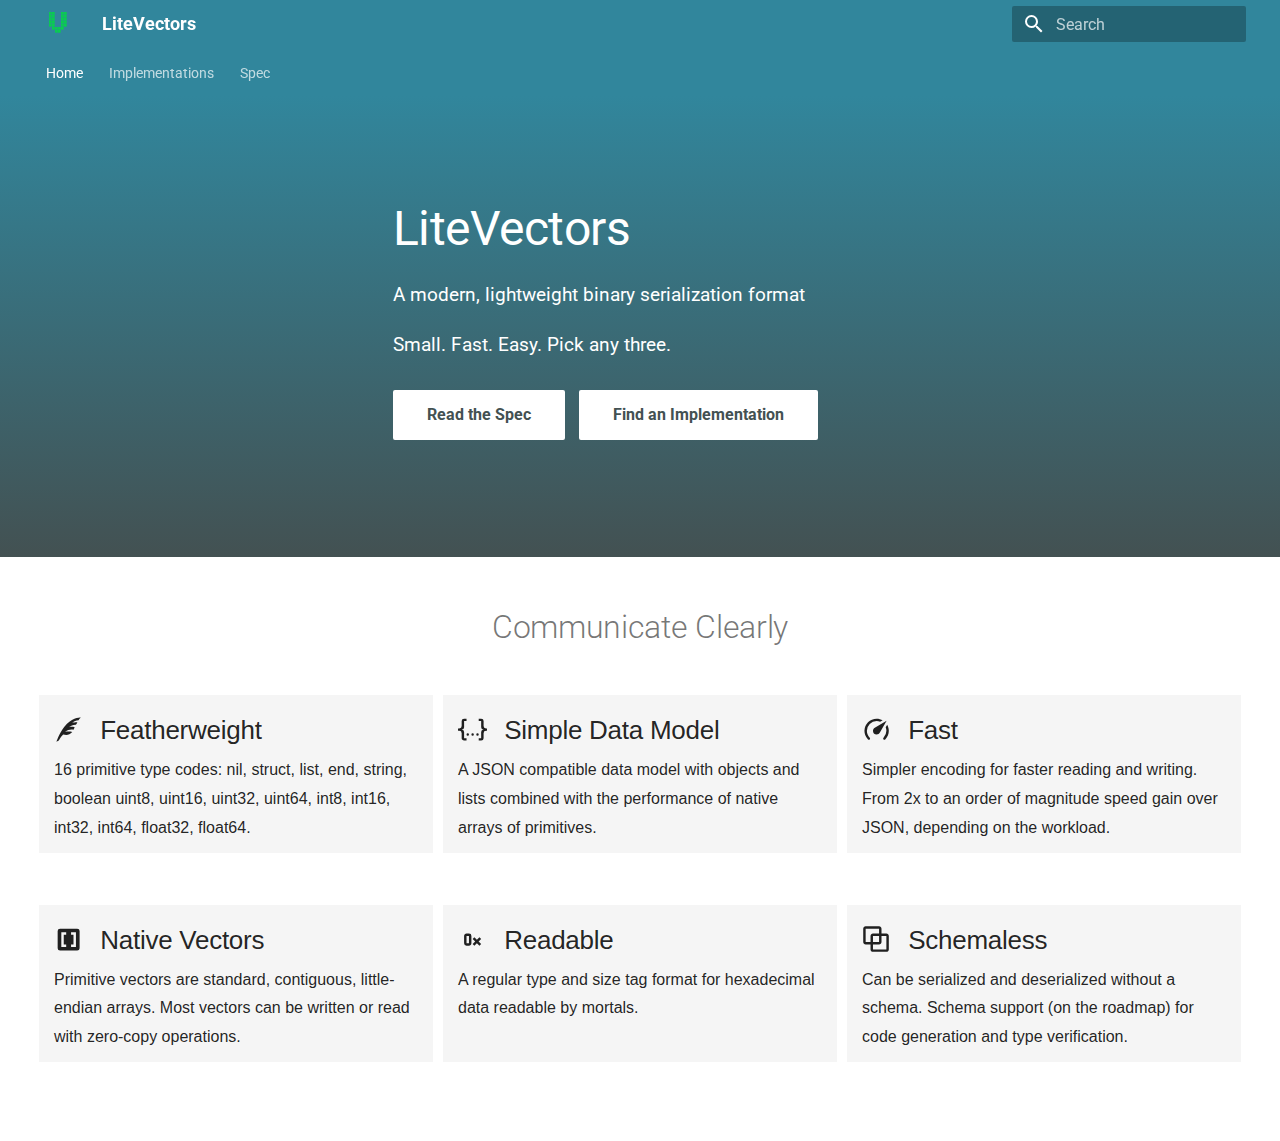
<file: index.html>
<!-- Custom HTML site displayed as the Home chapter -->


<!doctype html>
<html lang="en" class="no-js">
  <head>
    
      <meta charset="utf-8">
      <meta name="viewport" content="width=device-width,initial-scale=1">
      
        <meta name="description" content="Lightweight binary serialization format">
      
      
      
        <link rel="canonical" href="https://litevectors.org/">
      
      
      
        <link rel="next" href="implementations/">
      
      <link rel="icon" href="assets/favicon.ico">
      <meta name="generator" content="mkdocs-1.4.2, mkdocs-material-9.0.12">
    
    
      
        <title>Home - LiteVectors</title>
      
    
    
      <link rel="stylesheet" href="assets/stylesheets/main.0d440cfe.min.css">
      
        
        <link rel="stylesheet" href="assets/stylesheets/palette.2505c338.min.css">
      
      

    
    
    
      
        
        
        <link rel="preconnect" href="https://fonts.gstatic.com" crossorigin>
        <link rel="stylesheet" href="https://fonts.googleapis.com/css?family=Roboto:300,300i,400,400i,700,700i%7CRoboto+Mono:400,400i,700,700i&display=fallback">
        <style>:root{--md-text-font:"Roboto";--md-code-font:"Roboto Mono"}</style>
      
    
    
      <link rel="stylesheet" href="stylesheets/extra.css">
    
    <script>__md_scope=new URL(".",location),__md_hash=e=>[...e].reduce((e,_)=>(e<<5)-e+_.charCodeAt(0),0),__md_get=(e,_=localStorage,t=__md_scope)=>JSON.parse(_.getItem(t.pathname+"."+e)),__md_set=(e,_,t=localStorage,a=__md_scope)=>{try{t.setItem(a.pathname+"."+e,JSON.stringify(_))}catch(e){}}</script>
    
      

    
    
    


  </head>
  
  
    
    
    
    
    
    <body dir="ltr" data-md-color-scheme="default" data-md-color-primary="" data-md-color-accent="">
  
    
    
    <input class="md-toggle" data-md-toggle="drawer" type="checkbox" id="__drawer" autocomplete="off">
    <input class="md-toggle" data-md-toggle="search" type="checkbox" id="__search" autocomplete="off">
    <label class="md-overlay" for="__drawer"></label>
    <div data-md-component="skip">
      
    </div>
    <div data-md-component="announce">
      
    </div>
    
    
      

  

<header class="md-header md-header--lifted" data-md-component="header">
  <nav class="md-header__inner md-grid" aria-label="Header">
    <a href="." title="LiteVectors" class="md-header__button md-logo" aria-label="LiteVectors" data-md-component="logo">
      
  <img src="assets/logo.svg" alt="logo">

    </a>
    <label class="md-header__button md-icon" for="__drawer">
      <svg xmlns="http://www.w3.org/2000/svg" viewBox="0 0 24 24"><path d="M3 6h18v2H3V6m0 5h18v2H3v-2m0 5h18v2H3v-2Z"/></svg>
    </label>
    <div class="md-header__title" data-md-component="header-title">
      <div class="md-header__ellipsis">
        <div class="md-header__topic">
          <span class="md-ellipsis">
            LiteVectors
          </span>
        </div>
        <div class="md-header__topic" data-md-component="header-topic">
          <span class="md-ellipsis">
            
              Home
            
          </span>
        </div>
      </div>
    </div>
    
    
    
      <label class="md-header__button md-icon" for="__search">
        <svg xmlns="http://www.w3.org/2000/svg" viewBox="0 0 24 24"><path d="M9.5 3A6.5 6.5 0 0 1 16 9.5c0 1.61-.59 3.09-1.56 4.23l.27.27h.79l5 5-1.5 1.5-5-5v-.79l-.27-.27A6.516 6.516 0 0 1 9.5 16 6.5 6.5 0 0 1 3 9.5 6.5 6.5 0 0 1 9.5 3m0 2C7 5 5 7 5 9.5S7 14 9.5 14 14 12 14 9.5 12 5 9.5 5Z"/></svg>
      </label>
      <div class="md-search" data-md-component="search" role="dialog">
  <label class="md-search__overlay" for="__search"></label>
  <div class="md-search__inner" role="search">
    <form class="md-search__form" name="search">
      <input type="text" class="md-search__input" name="query" aria-label="Search" placeholder="Search" autocapitalize="off" autocorrect="off" autocomplete="off" spellcheck="false" data-md-component="search-query" required>
      <label class="md-search__icon md-icon" for="__search">
        <svg xmlns="http://www.w3.org/2000/svg" viewBox="0 0 24 24"><path d="M9.5 3A6.5 6.5 0 0 1 16 9.5c0 1.61-.59 3.09-1.56 4.23l.27.27h.79l5 5-1.5 1.5-5-5v-.79l-.27-.27A6.516 6.516 0 0 1 9.5 16 6.5 6.5 0 0 1 3 9.5 6.5 6.5 0 0 1 9.5 3m0 2C7 5 5 7 5 9.5S7 14 9.5 14 14 12 14 9.5 12 5 9.5 5Z"/></svg>
        <svg xmlns="http://www.w3.org/2000/svg" viewBox="0 0 24 24"><path d="M20 11v2H8l5.5 5.5-1.42 1.42L4.16 12l7.92-7.92L13.5 5.5 8 11h12Z"/></svg>
      </label>
      <nav class="md-search__options" aria-label="Search">
        
        <button type="reset" class="md-search__icon md-icon" title="Clear" aria-label="Clear" tabindex="-1">
          <svg xmlns="http://www.w3.org/2000/svg" viewBox="0 0 24 24"><path d="M19 6.41 17.59 5 12 10.59 6.41 5 5 6.41 10.59 12 5 17.59 6.41 19 12 13.41 17.59 19 19 17.59 13.41 12 19 6.41Z"/></svg>
        </button>
      </nav>
      
    </form>
    <div class="md-search__output">
      <div class="md-search__scrollwrap" data-md-scrollfix>
        <div class="md-search-result" data-md-component="search-result">
          <div class="md-search-result__meta">
            Initializing search
          </div>
          <ol class="md-search-result__list" role="presentation"></ol>
        </div>
      </div>
    </div>
  </div>
</div>
    
    
  </nav>
  
    
      
<nav class="md-tabs" aria-label="Tabs" data-md-component="tabs">
  <div class="md-tabs__inner md-grid">
    <ul class="md-tabs__list">
      
        
  
  
    
  


  <li class="md-tabs__item">
    <a href="." class="md-tabs__link md-tabs__link--active">
      Home
    </a>
  </li>

      
        
  
  


  <li class="md-tabs__item">
    <a href="implementations/" class="md-tabs__link">
      Implementations
    </a>
  </li>

      
        
  
  


  
  
  
    <li class="md-tabs__item">
      <a href="spec/" class="md-tabs__link">
        Spec
      </a>
    </li>
  

      
    </ul>
  </div>
</nav>
    
  
</header>
    
    <div class="md-container" data-md-component="container">
      
      

        
      

<style>

    .md-main {
        flex-grow: 0
    }

    .md-main__inner {
        display: flex;
        height: 100%;
    }

    .tx-container {
        padding-top: .0rem;
        background: linear-gradient(to bottom, var(--md-primary-fg-color), #435152 99%, var(--md-default-bg-color) 99%)
    }

    .tx-hero {
        margin: 32px 2.8rem;
        color: var(--md-primary-bg-color);
        justify-content: center;
    }

    .tx-hero h1 {
        font-size: 3em;
        margin-bottom: 1rem;
        color: currentColor;
        font-weight: 400
    }

    .tx-hero p {
        font-size: 1.2em;
    }

    .tx-hero__content {
        padding-bottom: 1rem;
        margin: 0 auto;
    }

    .tx-hero__image{
        width:17rem;
        height:17rem;
        order:1;
        padding-right: 2.5rem;
    }

    .tx-hero .md-button {
        margin-top: .5rem;
        margin-right: .5rem;
        color: var(--md-primary-bg-color)
    }

    .tx-hero .md-button--primary {
        background-color: var(--md-primary-bg-color);
        color: #435152;
        border-color: var(--md-primary-bg-color)
    }

    .tx-hero .md-button:focus,
    .tx-hero .md-button:hover {
        background-color: #FDE343;
        color: #435152;
        border-color:  #FDE343;
    }

    .section-container h1{
        text-align: center;
        margin-top: 1.4em;
    }

    .feature-item h2 svg {
        height: 30px;
        float: left;
        margin-right: 10px;
    }

    .top-hr {
        margin-top: 42px;
    }

    .feature-item {
        color: var(--md-default-fg-color);
        fill: var(--md-default-fg-color);
        font-family: 'Lato', sans-serif;
        font-weight: 300;
        box-sizing: border-box;
        padding: 0 15px;
        word-break: break-word;
        background: var(--md-code-bg-color);
        margin: 5px;
    }

    .feature-item h2 {
        font-weight: 300;
        font-size: 26px;
        white-space: nowrap;
        overflow: hidden;
        text-overflow: ellipsis;
        line-height: normal;
        margin-top: 20px;
        margin-bottom: 10px;
        font-family: inherit;
    }

    .feature-item p {
        font-size: 16px;
        line-height: 1.8em;
        text-rendering: optimizeLegibility;
        -webkit-font-smoothing: antialiased;
        margin: 0 0 10px;
        display: block;
    }

    @media screen and (max-width:30em) {
        .tx-hero h1 {
            font-size: 1.4rem
        }
    }

    @media screen and (min-width:60em) {
        .md-sidebar--secondary {
            display: none
        }

        .tx-hero {
            display: flex;
            align-items: center;
            justify-content: center;
        }

        .tx-hero__content {
            max-width: 22rem;
            margin-top: 3.5rem;
            margin-bottom: 3.5rem;
            margin-left: 1.0rem;
            margin-right: 4.0rem;
            align-items: center;
        }
    }

    @media screen and (min-width:76.25em) {
        .md-sidebar--primary {
            display: none
        }

        .top-hr {
            width: 100%;
            display: flex;
            max-width: 61rem;
            margin-right: auto;
            margin-left: auto;
            padding: 0 .2rem;
        }

        .feature-item {
            flex: 1;
            min-width: 0;
        }
    }
    .logos {
        display: flex;
        align-items: center;
        justify-content: center;
        flex-flow: row wrap;
        margin: 0 auto;
    }

    .logos img {
        flex: 1 1 auto;
        padding: 25px;
        max-height: 130px;
        vertical-align: middle;
    }

</style>

<!-- Title and Fast Links -->
<section class="tx-container">
    <div class="md-grid md-typeset">
      <div class="tx-hero">
        <!-- <div class="tx-hero__image">
          <img src="assets/product-layers.png" draggable="false">
        </div> -->
        <div class="tx-hero__content">
          <h1> LiteVectors </h1>
          <p>A modern, lightweight binary serialization format</p>
          <p>Small. Fast. Easy. Pick any three.</p>

           <a href="../spec/" title="Specification" class="md-button md-button--primary">
                Read the Spec
            </a>
            <a href="../implementations/" title="Implementations" class="md-button md-button--primary">
                Find an Implementation
            </a>
        </div>
      </div>
    </div>
</section>

<!-- Descriptions -->
<section class="section-container md-typeset">
    <h1>Communicate Clearly</h1>
    <div class="top-hr">
        <div class="feature-item">
            <h2>
                <span class="twemoji">
                    <svg xmlns="http://www.w3.org/2000/svg" viewBox="0 0 24 24"><path d="M22 2s-7.64-.37-13.66 7.88C3.72 16.21 2 22 2 22l1.94-1c1.44-2.5 2.19-3.53 3.6-5 2.53.74 5.17.65 7.46-2-2-.56-3.6-.43-5.96-.19C11.69 12 13.5 11.6 16 12l1-2c-1.8-.34-3-.37-4.78.04C14.19 8.65 15.56 7.87 18 8l1.21-1.93c-1.56-.11-2.5.06-4.29.5 1.61-1.46 3.08-2.12 5.22-2.25 0 0 1.05-1.89 1.86-2.32Z"/></svg> 
                </span>
                Featherweight
            </h2>
            <p>16 primitive type codes: nil, struct, list, end, string, 
                boolean uint8, uint16, uint32, uint64, int8, int16, int32, 
                int64, float32, float64.</p>
        </div>
    
        <div class="feature-item">
            <h2>
                <span class="twemoji">
                    <svg xmlns="http://www.w3.org/2000/svg" viewBox="0 0 24 24"><path d="M5 3h2v2H5v5a2 2 0 0 1-2 2 2 2 0 0 1 2 2v5h2v2H5c-1.07-.27-2-.9-2-2v-4a2 2 0 0 0-2-2H0v-2h1a2 2 0 0 0 2-2V5a2 2 0 0 1 2-2m14 0a2 2 0 0 1 2 2v4a2 2 0 0 0 2 2h1v2h-1a2 2 0 0 0-2 2v4a2 2 0 0 1-2 2h-2v-2h2v-5a2 2 0 0 1 2-2 2 2 0 0 1-2-2V5h-2V3h2m-7 12a1 1 0 0 1 1 1 1 1 0 0 1-1 1 1 1 0 0 1-1-1 1 1 0 0 1 1-1m-4 0a1 1 0 0 1 1 1 1 1 0 0 1-1 1 1 1 0 0 1-1-1 1 1 0 0 1 1-1m8 0a1 1 0 0 1 1 1 1 1 0 0 1-1 1 1 1 0 0 1-1-1 1 1 0 0 1 1-1Z"/></svg> 
                </span>
                Simple Data Model
            </h2>
            <p>A JSON compatible data model with objects and lists combined with the performance of native arrays of primitives.</p>
        </div> 
    
        <div class="feature-item">
            <h2>
                <span class="twemoji">
                    <svg xmlns="http://www.w3.org/2000/svg" viewBox="0 0 24 24"><path d="M12 16a3 3 0 0 1-3-3c0-1.12.61-2.1 1.5-2.61l9.71-5.62-5.53 9.58c-.5.98-1.51 1.65-2.68 1.65m0-13c1.81 0 3.5.5 4.97 1.32l-2.1 1.21C14 5.19 13 5 12 5a8 8 0 0 0-8 8c0 2.21.89 4.21 2.34 5.65h.01c.39.39.39 1.02 0 1.41-.39.39-1.03.39-1.42.01A9.969 9.969 0 0 1 2 13 10 10 0 0 1 12 3m10 10c0 2.76-1.12 5.26-2.93 7.07-.39.38-1.02.38-1.41-.01a.996.996 0 0 1 0-1.41A7.95 7.95 0 0 0 20 13c0-1-.19-2-.54-2.9L20.67 8C21.5 9.5 22 11.18 22 13Z"/></svg> 
                </span>
                Fast
            </h2>
            <p>Simpler encoding for faster reading and writing. From 2x to an order of magnitude speed gain over JSON, depending on the workload.</p>
        </div>
    
    </div>
    
    <div class="top-hr">
        <div class="feature-item">
            <h2>
                <span class="twemoji">
                    <svg xmlns="http://www.w3.org/2000/svg" viewBox="0 0 24 24"><path d="M3 5a2 2 0 0 1 2-2h14a2 2 0 0 1 2 2v14a2 2 0 0 1-2 2H5a2 2 0 0 1-2-2V5m3 1v12h4v-2H8V8h2V6H6m10 10h-2v2h4V6h-4v2h2v8Z"/></svg> 
                </span>
                Native Vectors
            </h2>
            <p>Primitive vectors are standard, contiguous, little-endian arrays. Most vectors can be written or read with zero-copy operations.</p>
        </div>
        <div class="feature-item">
            <h2>
                <span class="twemoji">
                    <svg xmlns="http://www.w3.org/2000/svg" viewBox="0 0 24 24"><path d="M7 7c-1.1 0-2 .9-2 2v6a2 2 0 0 0 2 2h2c1.11 0 2-.89 2-2V9a2 2 0 0 0-2-2H7m0 2h2v6H7V9m10.6 8-2.1-2.1-2.1 2.1-1.4-1.4 2.1-2.1-2.1-2.1 1.4-1.4 2.1 2.1 2.1-2.1 1.4 1.4-2.1 2.1 2.1 2.1-1.4 1.4Z"/></svg> 
                </span>
                Readable
            </h2>
            <p>A regular type and size tag format for hexadecimal data readable by mortals.</p>
        </div>
    
        <div class="feature-item">
            <h2>
                <span class="twemoji">
                    <svg xmlns="http://www.w3.org/2000/svg" viewBox="0 0 24 24"><path d="M3 1c-1.11 0-2 .89-2 2v11c0 1.11.89 2 2 2h4v4c0 1.11.89 2 2 2h11c1.11 0 2-.89 2-2V9c0-1.11-.89-2-2-2h-4V3c0-1.11-.89-2-2-2H3m0 2h11v4H9c-1.11 0-2 .89-2 2v5H3V3m6 6h5v5H9V9m7 0h4v11H9v-4h5c1.11 0 2-.89 2-2V9Z"/></svg> 
                </span>
                Schemaless
            </h2>
            <p>Can be serialized and deserialized without a schema. Schema support (on the roadmap) for code generation and type verification.</p>
        </div>
    
    </div>
</section>


      <main class="md-main" data-md-component="main">
        <div class="md-main__inner md-grid">
          
            
              
                
              
              <div class="md-sidebar md-sidebar--primary" data-md-component="sidebar" data-md-type="navigation" hidden>
                <div class="md-sidebar__scrollwrap">
                  <div class="md-sidebar__inner">
                    

  


  

<nav class="md-nav md-nav--primary md-nav--lifted md-nav--integrated" aria-label="Navigation" data-md-level="0">
  <label class="md-nav__title" for="__drawer">
    <a href="." title="LiteVectors" class="md-nav__button md-logo" aria-label="LiteVectors" data-md-component="logo">
      
  <img src="assets/logo.svg" alt="logo">

    </a>
    LiteVectors
  </label>
  
  <ul class="md-nav__list" data-md-scrollfix>
    
      
      
      

  
  
    
  
  
    <li class="md-nav__item md-nav__item--active">
      
      <input class="md-nav__toggle md-toggle" type="checkbox" id="__toc">
      
      
      
      <a href="." class="md-nav__link md-nav__link--active">
        Home
      </a>
      
    </li>
  

    
      
      
      

  
  
  
    <li class="md-nav__item">
      <a href="implementations/" class="md-nav__link">
        Implementations
      </a>
    </li>
  

    
      
      
      

  
  
  
    
    <li class="md-nav__item md-nav__item--nested">
      
      
      
      
      <input class="md-nav__toggle md-toggle " type="checkbox" id="__nav_3" >
      
      
      
        <label class="md-nav__link" for="__nav_3" id="__nav_3_label" tabindex="0">
          Spec
          <span class="md-nav__icon md-icon"></span>
        </label>
      
      <nav class="md-nav" data-md-level="1" aria-labelledby="__nav_3_label" aria-expanded="false">
        <label class="md-nav__title" for="__nav_3">
          <span class="md-nav__icon md-icon"></span>
          Spec
        </label>
        <ul class="md-nav__list" data-md-scrollfix>
          
            
              
  
  
  
    <li class="md-nav__item">
      <a href="spec/" class="md-nav__link">
        Specification
      </a>
    </li>
  

            
          
            
              
  
  
  
    <li class="md-nav__item">
      <a href="spec/details/" class="md-nav__link">
        Implementation Details
      </a>
    </li>
  

            
          
            
              
  
  
  
    <li class="md-nav__item">
      <a href="spec/tests/" class="md-nav__link">
        Test Vectors
      </a>
    </li>
  

            
          
        </ul>
      </nav>
    </li>
  

    
  </ul>
</nav>
                  </div>
                </div>
              </div>
            
            
          
          
            <div class="md-content" data-md-component="content">
              <article class="md-content__inner md-typeset">
                

              </article>
            </div>
          
          
        </div>
        
      </main>
      

    </div>
    <div class="md-dialog" data-md-component="dialog">
      <div class="md-dialog__inner md-typeset"></div>
    </div>
    
    <script id="__config" type="application/json">{"base": ".", "features": ["navigation.instant", "navigation.tabs", "navigation.tabs.sticky", "toc.integrate"], "search": "assets/javascripts/workers/search.db81ec45.min.js", "translations": {"clipboard.copied": "Copied to clipboard", "clipboard.copy": "Copy to clipboard", "search.result.more.one": "1 more on this page", "search.result.more.other": "# more on this page", "search.result.none": "No matching documents", "search.result.one": "1 matching document", "search.result.other": "# matching documents", "search.result.placeholder": "Type to start searching", "search.result.term.missing": "Missing", "select.version": "Select version"}}</script>
    
    

      <script src="assets/javascripts/bundle.4b2c34cd.min.js"></script>
      
    

  </body>
</html>
</file>
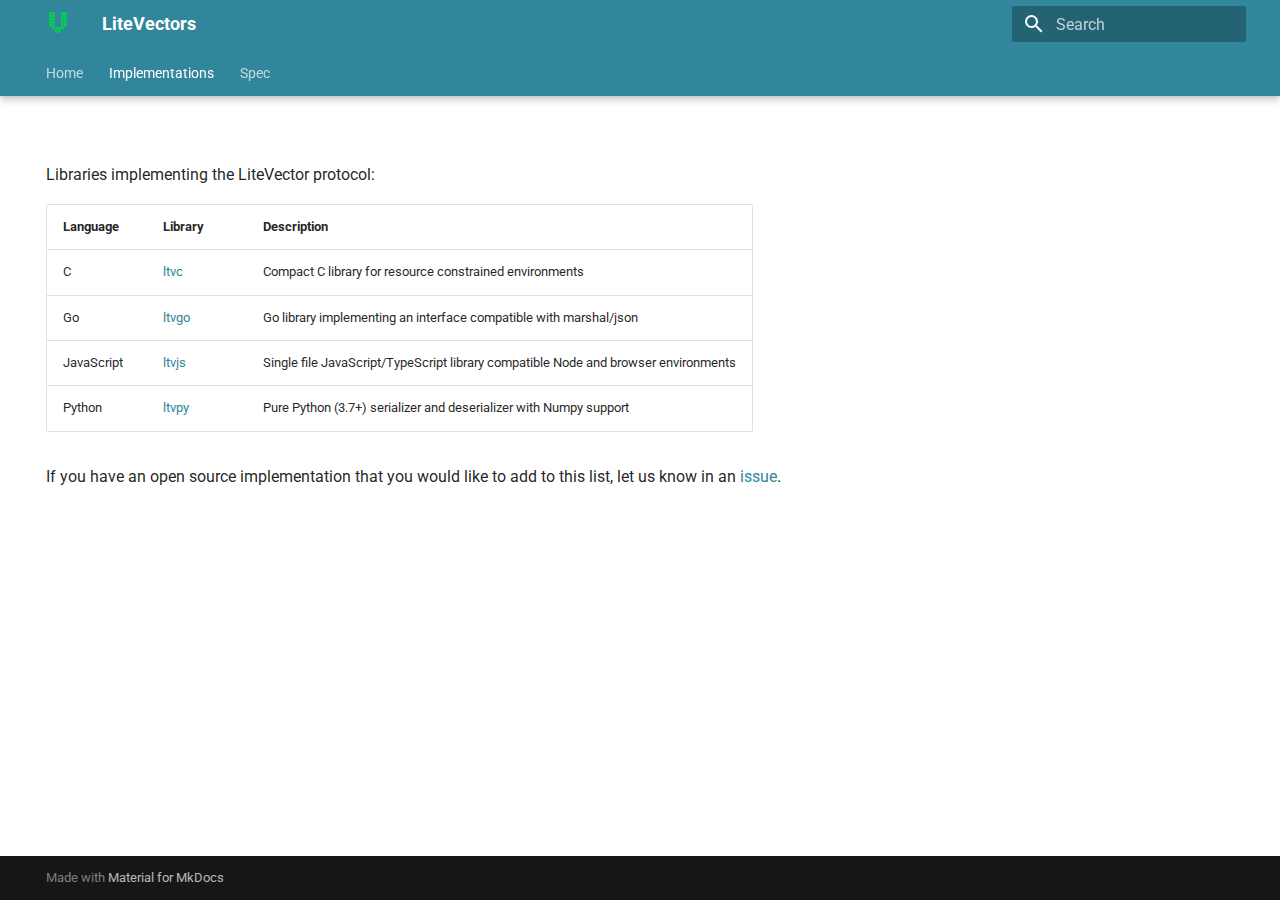
<file: implementations/index.html>
<!doctype html>
<html lang="en" class="no-js">
  <head>
    
      <meta charset="utf-8">
      <meta name="viewport" content="width=device-width,initial-scale=1">
      
        <meta name="description" content="Lightweight binary serialization format">
      
      
      
        <link rel="canonical" href="https://litevectors.org/implementations/">
      
      
        <link rel="prev" href="..">
      
      
        <link rel="next" href="../spec/">
      
      <link rel="icon" href="../assets/favicon.ico">
      <meta name="generator" content="mkdocs-1.4.2, mkdocs-material-9.0.12">
    
    
      
        <title>Implementations - LiteVectors</title>
      
    
    
      <link rel="stylesheet" href="../assets/stylesheets/main.0d440cfe.min.css">
      
        
        <link rel="stylesheet" href="../assets/stylesheets/palette.2505c338.min.css">
      
      

    
    
    
      
        
        
        <link rel="preconnect" href="https://fonts.gstatic.com" crossorigin>
        <link rel="stylesheet" href="https://fonts.googleapis.com/css?family=Roboto:300,300i,400,400i,700,700i%7CRoboto+Mono:400,400i,700,700i&display=fallback">
        <style>:root{--md-text-font:"Roboto";--md-code-font:"Roboto Mono"}</style>
      
    
    
      <link rel="stylesheet" href="../stylesheets/extra.css">
    
    <script>__md_scope=new URL("..",location),__md_hash=e=>[...e].reduce((e,_)=>(e<<5)-e+_.charCodeAt(0),0),__md_get=(e,_=localStorage,t=__md_scope)=>JSON.parse(_.getItem(t.pathname+"."+e)),__md_set=(e,_,t=localStorage,a=__md_scope)=>{try{t.setItem(a.pathname+"."+e,JSON.stringify(_))}catch(e){}}</script>
    
      

    
    
    


  </head>
  
  
    
    
    
    
    
    <body dir="ltr" data-md-color-scheme="default" data-md-color-primary="" data-md-color-accent="">
  
    
    
    <input class="md-toggle" data-md-toggle="drawer" type="checkbox" id="__drawer" autocomplete="off">
    <input class="md-toggle" data-md-toggle="search" type="checkbox" id="__search" autocomplete="off">
    <label class="md-overlay" for="__drawer"></label>
    <div data-md-component="skip">
      
    </div>
    <div data-md-component="announce">
      
    </div>
    
    
      

  

<header class="md-header md-header--lifted" data-md-component="header">
  <nav class="md-header__inner md-grid" aria-label="Header">
    <a href=".." title="LiteVectors" class="md-header__button md-logo" aria-label="LiteVectors" data-md-component="logo">
      
  <img src="../assets/logo.svg" alt="logo">

    </a>
    <label class="md-header__button md-icon" for="__drawer">
      <svg xmlns="http://www.w3.org/2000/svg" viewBox="0 0 24 24"><path d="M3 6h18v2H3V6m0 5h18v2H3v-2m0 5h18v2H3v-2Z"/></svg>
    </label>
    <div class="md-header__title" data-md-component="header-title">
      <div class="md-header__ellipsis">
        <div class="md-header__topic">
          <span class="md-ellipsis">
            LiteVectors
          </span>
        </div>
        <div class="md-header__topic" data-md-component="header-topic">
          <span class="md-ellipsis">
            
              Implementations
            
          </span>
        </div>
      </div>
    </div>
    
    
    
      <label class="md-header__button md-icon" for="__search">
        <svg xmlns="http://www.w3.org/2000/svg" viewBox="0 0 24 24"><path d="M9.5 3A6.5 6.5 0 0 1 16 9.5c0 1.61-.59 3.09-1.56 4.23l.27.27h.79l5 5-1.5 1.5-5-5v-.79l-.27-.27A6.516 6.516 0 0 1 9.5 16 6.5 6.5 0 0 1 3 9.5 6.5 6.5 0 0 1 9.5 3m0 2C7 5 5 7 5 9.5S7 14 9.5 14 14 12 14 9.5 12 5 9.5 5Z"/></svg>
      </label>
      <div class="md-search" data-md-component="search" role="dialog">
  <label class="md-search__overlay" for="__search"></label>
  <div class="md-search__inner" role="search">
    <form class="md-search__form" name="search">
      <input type="text" class="md-search__input" name="query" aria-label="Search" placeholder="Search" autocapitalize="off" autocorrect="off" autocomplete="off" spellcheck="false" data-md-component="search-query" required>
      <label class="md-search__icon md-icon" for="__search">
        <svg xmlns="http://www.w3.org/2000/svg" viewBox="0 0 24 24"><path d="M9.5 3A6.5 6.5 0 0 1 16 9.5c0 1.61-.59 3.09-1.56 4.23l.27.27h.79l5 5-1.5 1.5-5-5v-.79l-.27-.27A6.516 6.516 0 0 1 9.5 16 6.5 6.5 0 0 1 3 9.5 6.5 6.5 0 0 1 9.5 3m0 2C7 5 5 7 5 9.5S7 14 9.5 14 14 12 14 9.5 12 5 9.5 5Z"/></svg>
        <svg xmlns="http://www.w3.org/2000/svg" viewBox="0 0 24 24"><path d="M20 11v2H8l5.5 5.5-1.42 1.42L4.16 12l7.92-7.92L13.5 5.5 8 11h12Z"/></svg>
      </label>
      <nav class="md-search__options" aria-label="Search">
        
        <button type="reset" class="md-search__icon md-icon" title="Clear" aria-label="Clear" tabindex="-1">
          <svg xmlns="http://www.w3.org/2000/svg" viewBox="0 0 24 24"><path d="M19 6.41 17.59 5 12 10.59 6.41 5 5 6.41 10.59 12 5 17.59 6.41 19 12 13.41 17.59 19 19 17.59 13.41 12 19 6.41Z"/></svg>
        </button>
      </nav>
      
    </form>
    <div class="md-search__output">
      <div class="md-search__scrollwrap" data-md-scrollfix>
        <div class="md-search-result" data-md-component="search-result">
          <div class="md-search-result__meta">
            Initializing search
          </div>
          <ol class="md-search-result__list" role="presentation"></ol>
        </div>
      </div>
    </div>
  </div>
</div>
    
    
  </nav>
  
    
      
<nav class="md-tabs" aria-label="Tabs" data-md-component="tabs">
  <div class="md-tabs__inner md-grid">
    <ul class="md-tabs__list">
      
        
  
  


  <li class="md-tabs__item">
    <a href=".." class="md-tabs__link">
      Home
    </a>
  </li>

      
        
  
  
    
  


  <li class="md-tabs__item">
    <a href="./" class="md-tabs__link md-tabs__link--active">
      Implementations
    </a>
  </li>

      
        
  
  


  
  
  
    <li class="md-tabs__item">
      <a href="../spec/" class="md-tabs__link">
        Spec
      </a>
    </li>
  

      
    </ul>
  </div>
</nav>
    
  
</header>
    
    <div class="md-container" data-md-component="container">
      
      
        
      
      <main class="md-main" data-md-component="main">
        <div class="md-main__inner md-grid">
          
            
              
                
              
              <div class="md-sidebar md-sidebar--primary" data-md-component="sidebar" data-md-type="navigation" hidden>
                <div class="md-sidebar__scrollwrap">
                  <div class="md-sidebar__inner">
                    

  


  

<nav class="md-nav md-nav--primary md-nav--lifted md-nav--integrated" aria-label="Navigation" data-md-level="0">
  <label class="md-nav__title" for="__drawer">
    <a href=".." title="LiteVectors" class="md-nav__button md-logo" aria-label="LiteVectors" data-md-component="logo">
      
  <img src="../assets/logo.svg" alt="logo">

    </a>
    LiteVectors
  </label>
  
  <ul class="md-nav__list" data-md-scrollfix>
    
      
      
      

  
  
  
    <li class="md-nav__item">
      <a href=".." class="md-nav__link">
        Home
      </a>
    </li>
  

    
      
      
      

  
  
    
  
  
    <li class="md-nav__item md-nav__item--active">
      
      <input class="md-nav__toggle md-toggle" type="checkbox" id="__toc">
      
      
      
      <a href="./" class="md-nav__link md-nav__link--active">
        Implementations
      </a>
      
    </li>
  

    
      
      
      

  
  
  
    
    <li class="md-nav__item md-nav__item--nested">
      
      
      
      
      <input class="md-nav__toggle md-toggle " type="checkbox" id="__nav_3" >
      
      
      
        <label class="md-nav__link" for="__nav_3" id="__nav_3_label" tabindex="0">
          Spec
          <span class="md-nav__icon md-icon"></span>
        </label>
      
      <nav class="md-nav" data-md-level="1" aria-labelledby="__nav_3_label" aria-expanded="false">
        <label class="md-nav__title" for="__nav_3">
          <span class="md-nav__icon md-icon"></span>
          Spec
        </label>
        <ul class="md-nav__list" data-md-scrollfix>
          
            
              
  
  
  
    <li class="md-nav__item">
      <a href="../spec/" class="md-nav__link">
        Specification
      </a>
    </li>
  

            
          
            
              
  
  
  
    <li class="md-nav__item">
      <a href="../spec/details/" class="md-nav__link">
        Implementation Details
      </a>
    </li>
  

            
          
            
              
  
  
  
    <li class="md-nav__item">
      <a href="../spec/tests/" class="md-nav__link">
        Test Vectors
      </a>
    </li>
  

            
          
        </ul>
      </nav>
    </li>
  

    
  </ul>
</nav>
                  </div>
                </div>
              </div>
            
            
          
          
            <div class="md-content" data-md-component="content">
              <article class="md-content__inner md-typeset">
                
                  



<p>Libraries implementing the LiteVector protocol:</p>
<table>
<thead>
<tr>
<th>Language</th>
<th>Library</th>
<th>Description</th>
</tr>
</thead>
<tbody>
<tr>
<td>C</td>
<td><a href="https://github.com/LitePipe/ltvc">ltvc</a></td>
<td>Compact C library for resource constrained environments</td>
</tr>
<tr>
<td>Go</td>
<td><a href="https://github.com/LitePipe/ltvgo">ltvgo</a></td>
<td>Go library implementing an interface compatible with marshal/json</td>
</tr>
<tr>
<td>JavaScript</td>
<td><a href="https://github.com/LitePipe/ltvjs">ltvjs</a></td>
<td>Single file JavaScript/TypeScript library compatible Node and browser environments</td>
</tr>
<tr>
<td>Python</td>
<td><a href="https://github.com/LitePipe/ltvpy">ltvpy</a></td>
<td>Pure Python (3.7+) serializer and deserializer with Numpy support</td>
</tr>
</tbody>
</table>
<p>If you have an open source implementation that you would like to add to this list, let us know in an <a href="https://github.com/LitePipe/litevectors.org/issues">issue</a>.</p>



  



                
              </article>
            </div>
          
          
        </div>
        
      </main>
      
        <footer class="md-footer">
  
  <div class="md-footer-meta md-typeset">
    <div class="md-footer-meta__inner md-grid">
      <div class="md-copyright">
  
  
    Made with
    <a href="https://squidfunk.github.io/mkdocs-material/" target="_blank" rel="noopener">
      Material for MkDocs
    </a>
  
</div>
      
    </div>
  </div>
</footer>
      
    </div>
    <div class="md-dialog" data-md-component="dialog">
      <div class="md-dialog__inner md-typeset"></div>
    </div>
    
    <script id="__config" type="application/json">{"base": "..", "features": ["navigation.instant", "navigation.tabs", "navigation.tabs.sticky", "toc.integrate"], "search": "../assets/javascripts/workers/search.db81ec45.min.js", "translations": {"clipboard.copied": "Copied to clipboard", "clipboard.copy": "Copy to clipboard", "search.result.more.one": "1 more on this page", "search.result.more.other": "# more on this page", "search.result.none": "No matching documents", "search.result.one": "1 matching document", "search.result.other": "# matching documents", "search.result.placeholder": "Type to start searching", "search.result.term.missing": "Missing", "select.version": "Select version"}}</script>
    
    

      <script src="../assets/javascripts/bundle.4b2c34cd.min.js"></script>
      
    

  </body>
</html>
</file>
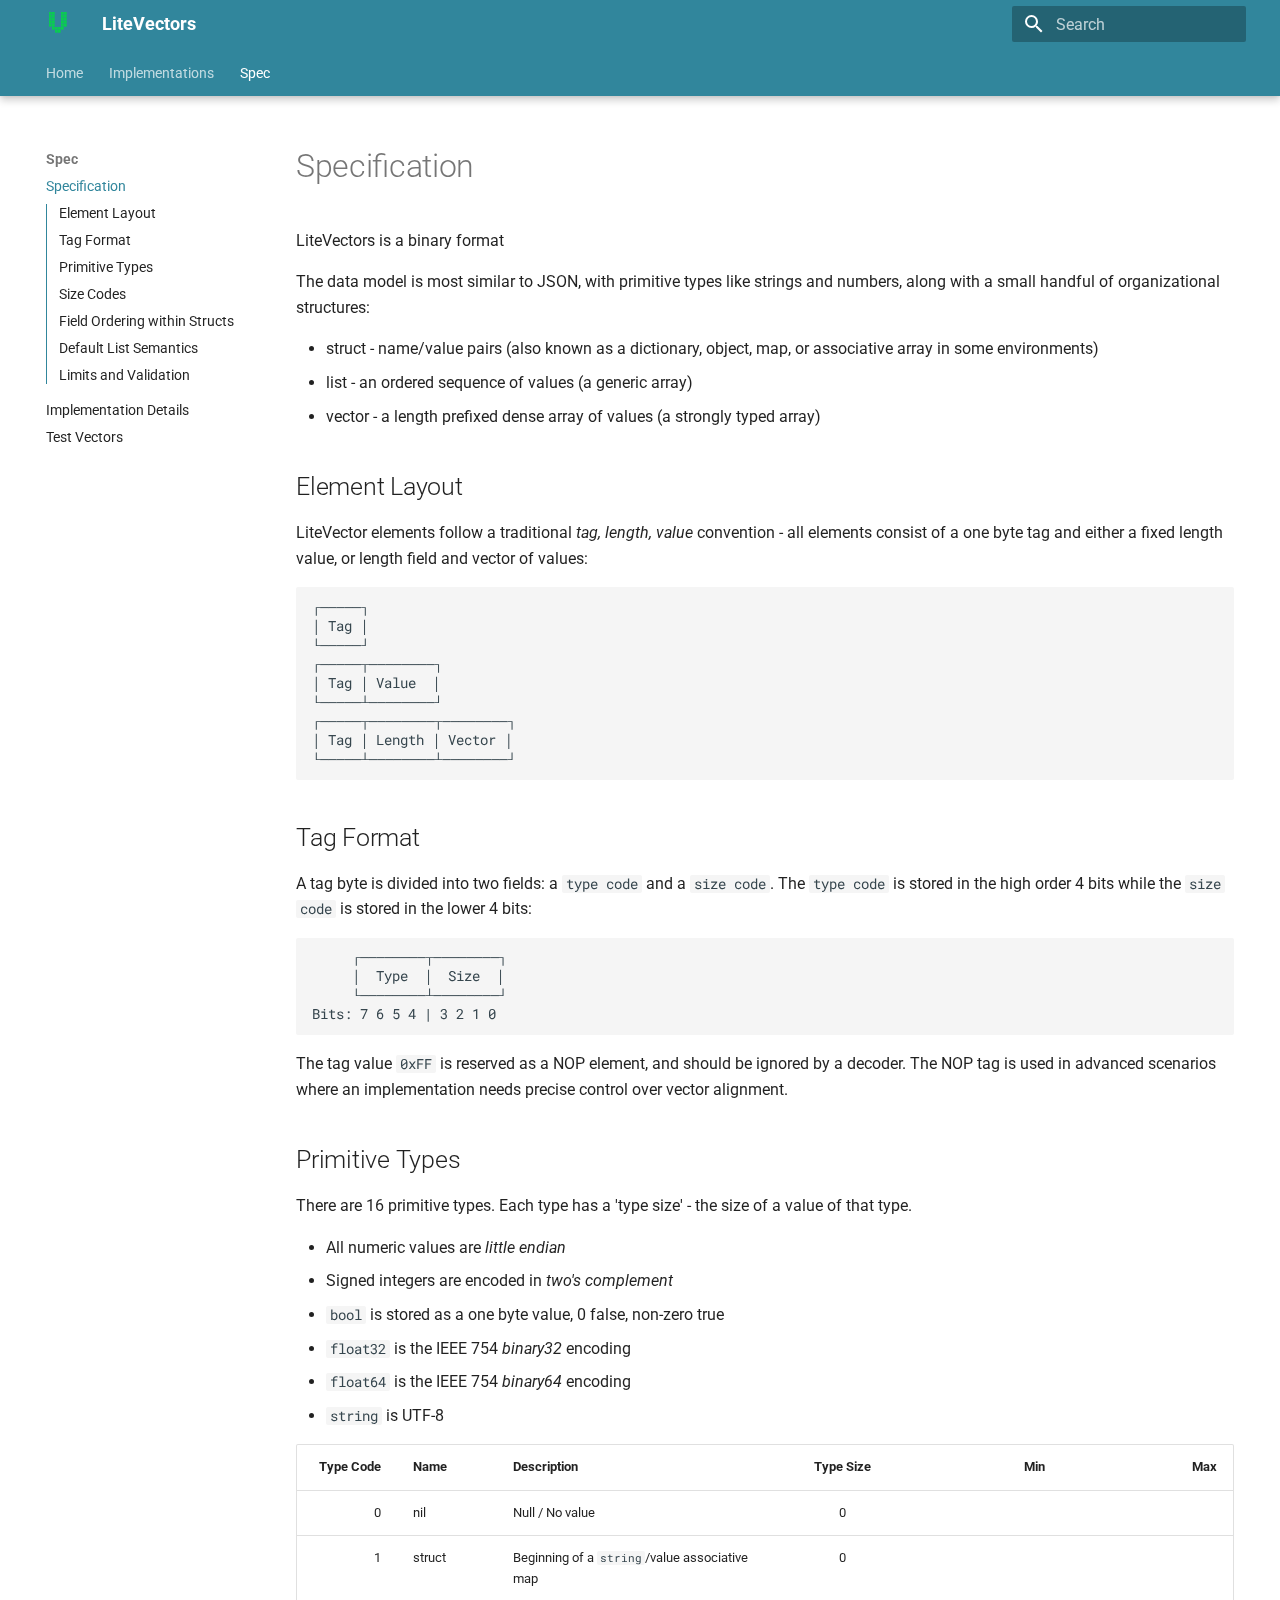
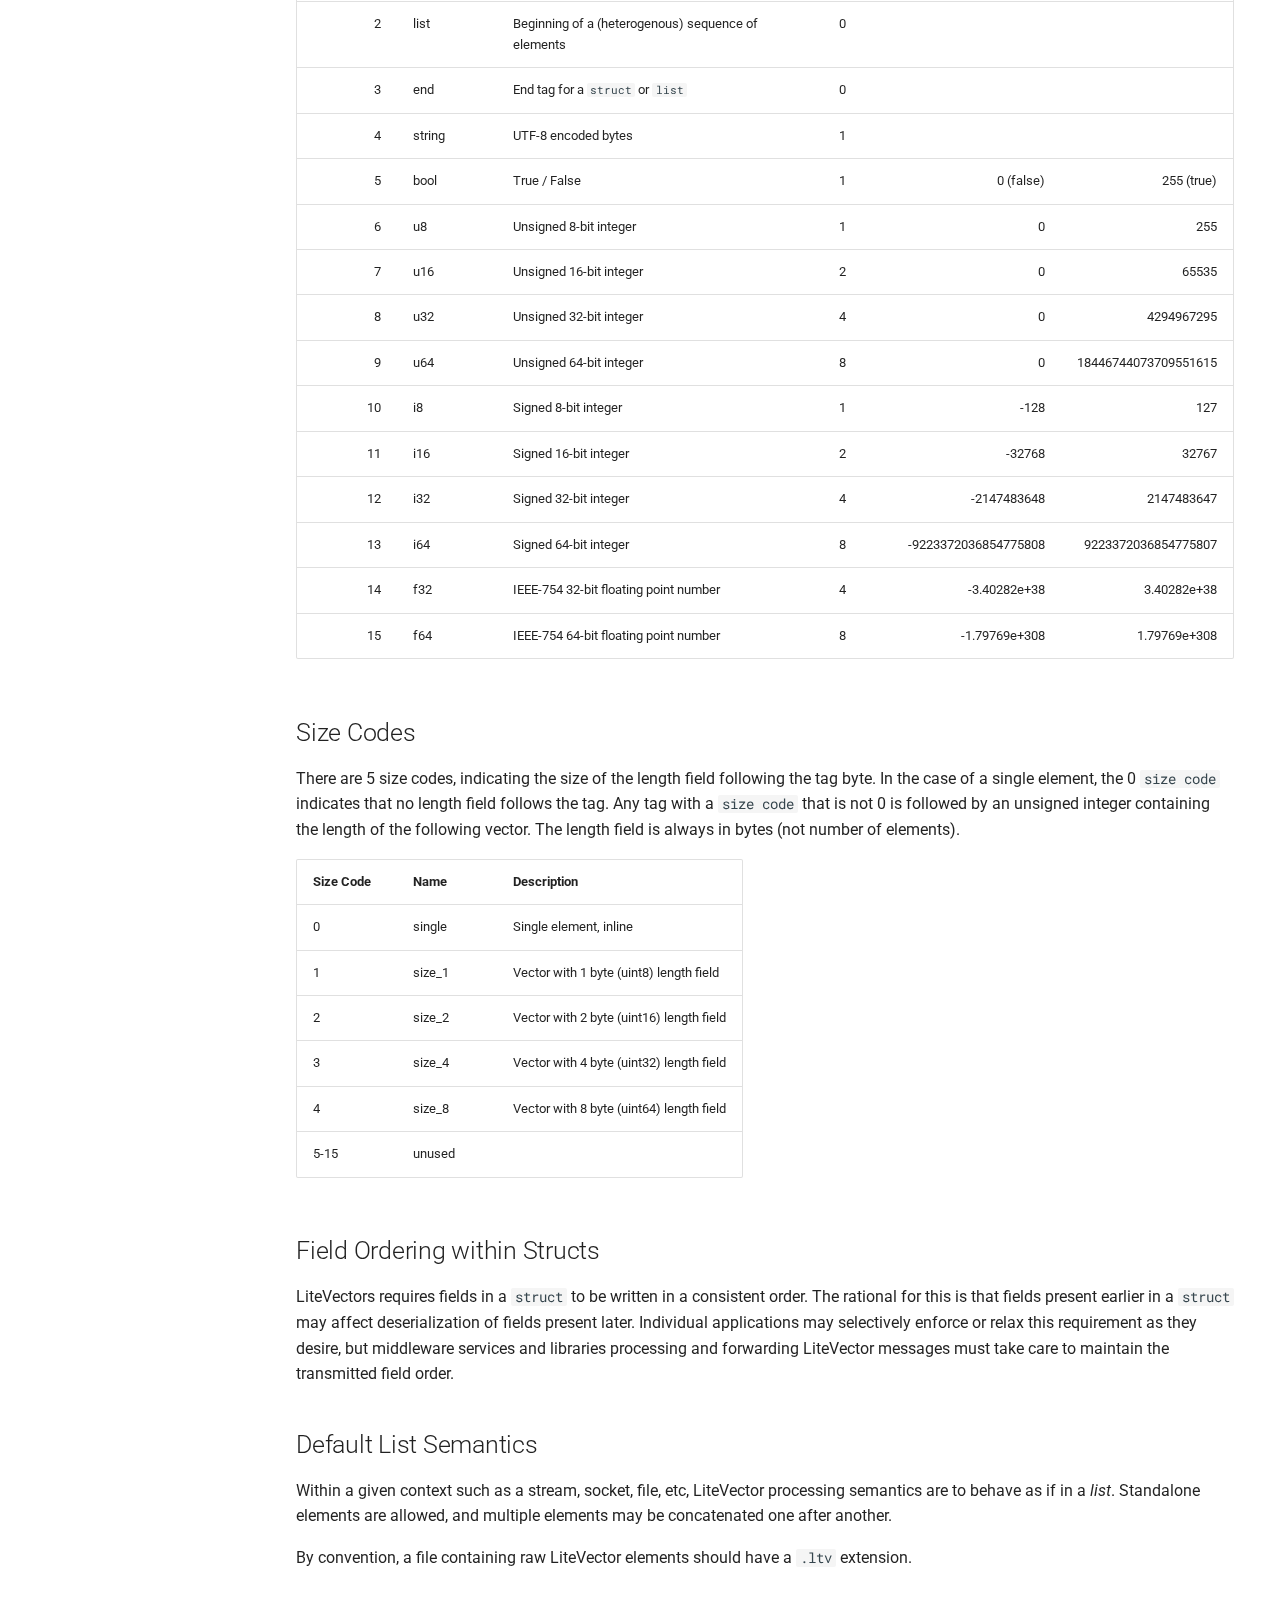
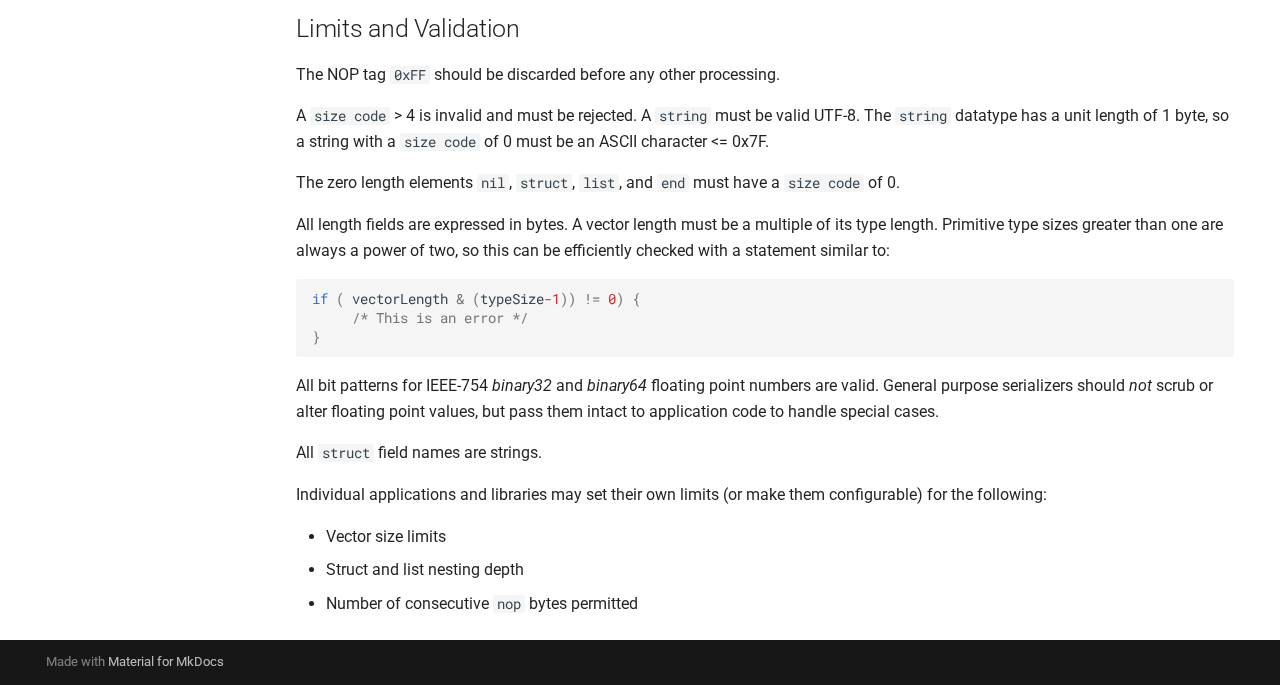
<file: spec/index.html>
<!doctype html>
<html lang="en" class="no-js">
  <head>
    
      <meta charset="utf-8">
      <meta name="viewport" content="width=device-width,initial-scale=1">
      
        <meta name="description" content="Lightweight binary serialization format">
      
      
      
        <link rel="canonical" href="https://litevectors.org/spec/">
      
      
        <link rel="prev" href="../implementations/">
      
      
        <link rel="next" href="details/">
      
      <link rel="icon" href="../assets/favicon.ico">
      <meta name="generator" content="mkdocs-1.4.2, mkdocs-material-9.0.12">
    
    
      
        <title>Specification - LiteVectors</title>
      
    
    
      <link rel="stylesheet" href="../assets/stylesheets/main.0d440cfe.min.css">
      
        
        <link rel="stylesheet" href="../assets/stylesheets/palette.2505c338.min.css">
      
      

    
    
    
      
        
        
        <link rel="preconnect" href="https://fonts.gstatic.com" crossorigin>
        <link rel="stylesheet" href="https://fonts.googleapis.com/css?family=Roboto:300,300i,400,400i,700,700i%7CRoboto+Mono:400,400i,700,700i&display=fallback">
        <style>:root{--md-text-font:"Roboto";--md-code-font:"Roboto Mono"}</style>
      
    
    
      <link rel="stylesheet" href="../stylesheets/extra.css">
    
    <script>__md_scope=new URL("..",location),__md_hash=e=>[...e].reduce((e,_)=>(e<<5)-e+_.charCodeAt(0),0),__md_get=(e,_=localStorage,t=__md_scope)=>JSON.parse(_.getItem(t.pathname+"."+e)),__md_set=(e,_,t=localStorage,a=__md_scope)=>{try{t.setItem(a.pathname+"."+e,JSON.stringify(_))}catch(e){}}</script>
    
      

    
    
    


  </head>
  
  
    
    
    
    
    
    <body dir="ltr" data-md-color-scheme="default" data-md-color-primary="" data-md-color-accent="">
  
    
    
    <input class="md-toggle" data-md-toggle="drawer" type="checkbox" id="__drawer" autocomplete="off">
    <input class="md-toggle" data-md-toggle="search" type="checkbox" id="__search" autocomplete="off">
    <label class="md-overlay" for="__drawer"></label>
    <div data-md-component="skip">
      
        
        <a href="#specification" class="md-skip">
          Skip to content
        </a>
      
    </div>
    <div data-md-component="announce">
      
    </div>
    
    
      

  

<header class="md-header md-header--lifted" data-md-component="header">
  <nav class="md-header__inner md-grid" aria-label="Header">
    <a href=".." title="LiteVectors" class="md-header__button md-logo" aria-label="LiteVectors" data-md-component="logo">
      
  <img src="../assets/logo.svg" alt="logo">

    </a>
    <label class="md-header__button md-icon" for="__drawer">
      <svg xmlns="http://www.w3.org/2000/svg" viewBox="0 0 24 24"><path d="M3 6h18v2H3V6m0 5h18v2H3v-2m0 5h18v2H3v-2Z"/></svg>
    </label>
    <div class="md-header__title" data-md-component="header-title">
      <div class="md-header__ellipsis">
        <div class="md-header__topic">
          <span class="md-ellipsis">
            LiteVectors
          </span>
        </div>
        <div class="md-header__topic" data-md-component="header-topic">
          <span class="md-ellipsis">
            
              Specification
            
          </span>
        </div>
      </div>
    </div>
    
    
    
      <label class="md-header__button md-icon" for="__search">
        <svg xmlns="http://www.w3.org/2000/svg" viewBox="0 0 24 24"><path d="M9.5 3A6.5 6.5 0 0 1 16 9.5c0 1.61-.59 3.09-1.56 4.23l.27.27h.79l5 5-1.5 1.5-5-5v-.79l-.27-.27A6.516 6.516 0 0 1 9.5 16 6.5 6.5 0 0 1 3 9.5 6.5 6.5 0 0 1 9.5 3m0 2C7 5 5 7 5 9.5S7 14 9.5 14 14 12 14 9.5 12 5 9.5 5Z"/></svg>
      </label>
      <div class="md-search" data-md-component="search" role="dialog">
  <label class="md-search__overlay" for="__search"></label>
  <div class="md-search__inner" role="search">
    <form class="md-search__form" name="search">
      <input type="text" class="md-search__input" name="query" aria-label="Search" placeholder="Search" autocapitalize="off" autocorrect="off" autocomplete="off" spellcheck="false" data-md-component="search-query" required>
      <label class="md-search__icon md-icon" for="__search">
        <svg xmlns="http://www.w3.org/2000/svg" viewBox="0 0 24 24"><path d="M9.5 3A6.5 6.5 0 0 1 16 9.5c0 1.61-.59 3.09-1.56 4.23l.27.27h.79l5 5-1.5 1.5-5-5v-.79l-.27-.27A6.516 6.516 0 0 1 9.5 16 6.5 6.5 0 0 1 3 9.5 6.5 6.5 0 0 1 9.5 3m0 2C7 5 5 7 5 9.5S7 14 9.5 14 14 12 14 9.5 12 5 9.5 5Z"/></svg>
        <svg xmlns="http://www.w3.org/2000/svg" viewBox="0 0 24 24"><path d="M20 11v2H8l5.5 5.5-1.42 1.42L4.16 12l7.92-7.92L13.5 5.5 8 11h12Z"/></svg>
      </label>
      <nav class="md-search__options" aria-label="Search">
        
        <button type="reset" class="md-search__icon md-icon" title="Clear" aria-label="Clear" tabindex="-1">
          <svg xmlns="http://www.w3.org/2000/svg" viewBox="0 0 24 24"><path d="M19 6.41 17.59 5 12 10.59 6.41 5 5 6.41 10.59 12 5 17.59 6.41 19 12 13.41 17.59 19 19 17.59 13.41 12 19 6.41Z"/></svg>
        </button>
      </nav>
      
    </form>
    <div class="md-search__output">
      <div class="md-search__scrollwrap" data-md-scrollfix>
        <div class="md-search-result" data-md-component="search-result">
          <div class="md-search-result__meta">
            Initializing search
          </div>
          <ol class="md-search-result__list" role="presentation"></ol>
        </div>
      </div>
    </div>
  </div>
</div>
    
    
  </nav>
  
    
      
<nav class="md-tabs" aria-label="Tabs" data-md-component="tabs">
  <div class="md-tabs__inner md-grid">
    <ul class="md-tabs__list">
      
        
  
  


  <li class="md-tabs__item">
    <a href=".." class="md-tabs__link">
      Home
    </a>
  </li>

      
        
  
  


  <li class="md-tabs__item">
    <a href="../implementations/" class="md-tabs__link">
      Implementations
    </a>
  </li>

      
        
  
  
    
  


  
  
  
    <li class="md-tabs__item">
      <a href="./" class="md-tabs__link md-tabs__link--active">
        Spec
      </a>
    </li>
  

      
    </ul>
  </div>
</nav>
    
  
</header>
    
    <div class="md-container" data-md-component="container">
      
      
        
      
      <main class="md-main" data-md-component="main">
        <div class="md-main__inner md-grid">
          
            
              
              <div class="md-sidebar md-sidebar--primary" data-md-component="sidebar" data-md-type="navigation" >
                <div class="md-sidebar__scrollwrap">
                  <div class="md-sidebar__inner">
                    

  


  

<nav class="md-nav md-nav--primary md-nav--lifted md-nav--integrated" aria-label="Navigation" data-md-level="0">
  <label class="md-nav__title" for="__drawer">
    <a href=".." title="LiteVectors" class="md-nav__button md-logo" aria-label="LiteVectors" data-md-component="logo">
      
  <img src="../assets/logo.svg" alt="logo">

    </a>
    LiteVectors
  </label>
  
  <ul class="md-nav__list" data-md-scrollfix>
    
      
      
      

  
  
  
    <li class="md-nav__item">
      <a href=".." class="md-nav__link">
        Home
      </a>
    </li>
  

    
      
      
      

  
  
  
    <li class="md-nav__item">
      <a href="../implementations/" class="md-nav__link">
        Implementations
      </a>
    </li>
  

    
      
      
      

  
  
    
  
  
    
    <li class="md-nav__item md-nav__item--active md-nav__item--nested">
      
      
      
      
      <input class="md-nav__toggle md-toggle " type="checkbox" id="__nav_3" checked>
      
      
      
        <label class="md-nav__link" for="__nav_3" id="__nav_3_label" tabindex="0">
          Spec
          <span class="md-nav__icon md-icon"></span>
        </label>
      
      <nav class="md-nav" data-md-level="1" aria-labelledby="__nav_3_label" aria-expanded="true">
        <label class="md-nav__title" for="__nav_3">
          <span class="md-nav__icon md-icon"></span>
          Spec
        </label>
        <ul class="md-nav__list" data-md-scrollfix>
          
            
              
  
  
    
  
  
    <li class="md-nav__item md-nav__item--active">
      
      <input class="md-nav__toggle md-toggle" type="checkbox" id="__toc">
      
      
        
      
      
        <label class="md-nav__link md-nav__link--active" for="__toc">
          Specification
          <span class="md-nav__icon md-icon"></span>
        </label>
      
      <a href="./" class="md-nav__link md-nav__link--active">
        Specification
      </a>
      
        

<nav class="md-nav md-nav--secondary" aria-label="Table of contents">
  
  
  
    
  
  
    <label class="md-nav__title" for="__toc">
      <span class="md-nav__icon md-icon"></span>
      Table of contents
    </label>
    <ul class="md-nav__list" data-md-component="toc" data-md-scrollfix>
      
        <li class="md-nav__item">
  <a href="#element-layout" class="md-nav__link">
    Element Layout
  </a>
  
</li>
      
        <li class="md-nav__item">
  <a href="#tag-format" class="md-nav__link">
    Tag Format
  </a>
  
</li>
      
        <li class="md-nav__item">
  <a href="#primitive-types" class="md-nav__link">
    Primitive Types
  </a>
  
</li>
      
        <li class="md-nav__item">
  <a href="#size-codes" class="md-nav__link">
    Size Codes
  </a>
  
</li>
      
        <li class="md-nav__item">
  <a href="#field-ordering-within-structs" class="md-nav__link">
    Field Ordering within Structs
  </a>
  
</li>
      
        <li class="md-nav__item">
  <a href="#default-list-semantics" class="md-nav__link">
    Default List Semantics
  </a>
  
</li>
      
        <li class="md-nav__item">
  <a href="#limits-and-validation" class="md-nav__link">
    Limits and Validation
  </a>
  
</li>
      
    </ul>
  
</nav>
      
    </li>
  

            
          
            
              
  
  
  
    <li class="md-nav__item">
      <a href="details/" class="md-nav__link">
        Implementation Details
      </a>
    </li>
  

            
          
            
              
  
  
  
    <li class="md-nav__item">
      <a href="tests/" class="md-nav__link">
        Test Vectors
      </a>
    </li>
  

            
          
        </ul>
      </nav>
    </li>
  

    
  </ul>
</nav>
                  </div>
                </div>
              </div>
            
            
          
          
            <div class="md-content" data-md-component="content">
              <article class="md-content__inner md-typeset">
                
                  



<h1 id="specification">Specification</h1>
<p>LiteVectors is a binary format </p>
<p>The data model is most similar to JSON, with primitive types like strings and numbers, along with a small handful of organizational structures:</p>
<ul>
<li>struct - name/value pairs (also known as a dictionary, object, map, or associative array in some environments)</li>
<li>list - an ordered sequence of values (a generic array)</li>
<li>vector - a length prefixed dense array of values (a strongly typed array)</li>
</ul>
<h2 id="element-layout">Element Layout</h2>
<p>LiteVector elements follow a traditional <em>tag, length, value</em> convention - all elements consist of a one byte tag and either a fixed length value, or length field and vector of values:</p>
<div class="highlight"><pre><span></span><code><a id="__codelineno-0-1" name="__codelineno-0-1" href="#__codelineno-0-1"></a>┌─────┐
<a id="__codelineno-0-2" name="__codelineno-0-2" href="#__codelineno-0-2"></a>│ Tag │
<a id="__codelineno-0-3" name="__codelineno-0-3" href="#__codelineno-0-3"></a>└─────┘
<a id="__codelineno-0-4" name="__codelineno-0-4" href="#__codelineno-0-4"></a>┌─────┬────────┐
<a id="__codelineno-0-5" name="__codelineno-0-5" href="#__codelineno-0-5"></a>│ Tag │ Value  │
<a id="__codelineno-0-6" name="__codelineno-0-6" href="#__codelineno-0-6"></a>└─────┴────────┘
<a id="__codelineno-0-7" name="__codelineno-0-7" href="#__codelineno-0-7"></a>┌─────┬────────┬────────┐
<a id="__codelineno-0-8" name="__codelineno-0-8" href="#__codelineno-0-8"></a>│ Tag │ Length │ Vector │
<a id="__codelineno-0-9" name="__codelineno-0-9" href="#__codelineno-0-9"></a>└─────┴────────┴────────┘
</code></pre></div>
<h2 id="tag-format">Tag Format</h2>
<p>A tag byte is divided into two fields: a <code>type code</code> and a <code>size code</code>. The <code>type code</code> is stored in the high order 4 bits while the <code>size code</code> is stored in the lower 4 bits:</p>
<div class="highlight"><pre><span></span><code><a id="__codelineno-1-1" name="__codelineno-1-1" href="#__codelineno-1-1"></a>     ┌────────┬────────┐
<a id="__codelineno-1-2" name="__codelineno-1-2" href="#__codelineno-1-2"></a>     │  Type  │  Size  │
<a id="__codelineno-1-3" name="__codelineno-1-3" href="#__codelineno-1-3"></a>     └────────┴────────┘
<a id="__codelineno-1-4" name="__codelineno-1-4" href="#__codelineno-1-4"></a>Bits: 7 6 5 4 | 3 2 1 0
</code></pre></div>
<p>The tag value <code>0xFF</code> is reserved as a NOP element, and should be ignored by a decoder. The NOP tag is used in advanced scenarios where an implementation needs precise control over vector alignment.</p>
<h2 id="primitive-types">Primitive Types</h2>
<p>There are 16 primitive types. Each type has a 'type size' - the size of a value of that type. </p>
<ul>
<li>All numeric values are <em>little endian</em></li>
<li>Signed integers are encoded in <em>two's complement</em></li>
<li><code>bool</code> is stored as a one byte value, 0 false, non-zero true</li>
<li><code>float32</code> is the IEEE 754 <em>binary32</em> encoding</li>
<li><code>float64</code> is the IEEE 754 <em>binary64</em> encoding</li>
<li><code>string</code> is UTF-8</li>
</ul>
<table>
<thead>
<tr>
<th align="right">Type Code</th>
<th align="left">Name</th>
<th align="left">Description</th>
<th align="center">Type Size</th>
<th align="right">Min</th>
<th align="right">Max</th>
</tr>
</thead>
<tbody>
<tr>
<td align="right">0</td>
<td align="left">nil</td>
<td align="left">Null / No value</td>
<td align="center">0</td>
<td align="right"></td>
<td align="right"></td>
</tr>
<tr>
<td align="right">1</td>
<td align="left">struct</td>
<td align="left">Beginning of a <code>string</code>/value associative map</td>
<td align="center">0</td>
<td align="right"></td>
<td align="right"></td>
</tr>
<tr>
<td align="right">2</td>
<td align="left">list</td>
<td align="left">Beginning of a (heterogenous) sequence of elements</td>
<td align="center">0</td>
<td align="right"></td>
<td align="right"></td>
</tr>
<tr>
<td align="right">3</td>
<td align="left">end</td>
<td align="left">End tag for a <code>struct</code> or <code>list</code></td>
<td align="center">0</td>
<td align="right"></td>
<td align="right"></td>
</tr>
<tr>
<td align="right">4</td>
<td align="left">string</td>
<td align="left">UTF-8 encoded bytes</td>
<td align="center">1</td>
<td align="right"></td>
<td align="right"></td>
</tr>
<tr>
<td align="right">5</td>
<td align="left">bool</td>
<td align="left">True / False</td>
<td align="center">1</td>
<td align="right">0 (false)</td>
<td align="right">255 (true)</td>
</tr>
<tr>
<td align="right">6</td>
<td align="left">u8</td>
<td align="left">Unsigned 8-bit integer</td>
<td align="center">1</td>
<td align="right">0</td>
<td align="right">255</td>
</tr>
<tr>
<td align="right">7</td>
<td align="left">u16</td>
<td align="left">Unsigned 16-bit integer</td>
<td align="center">2</td>
<td align="right">0</td>
<td align="right">65535</td>
</tr>
<tr>
<td align="right">8</td>
<td align="left">u32</td>
<td align="left">Unsigned 32-bit integer</td>
<td align="center">4</td>
<td align="right">0</td>
<td align="right">4294967295</td>
</tr>
<tr>
<td align="right">9</td>
<td align="left">u64</td>
<td align="left">Unsigned 64-bit integer</td>
<td align="center">8</td>
<td align="right">0</td>
<td align="right">18446744073709551615</td>
</tr>
<tr>
<td align="right">10</td>
<td align="left">i8</td>
<td align="left">Signed 8-bit integer</td>
<td align="center">1</td>
<td align="right">-128</td>
<td align="right">127</td>
</tr>
<tr>
<td align="right">11</td>
<td align="left">i16</td>
<td align="left">Signed 16-bit integer</td>
<td align="center">2</td>
<td align="right">-32768</td>
<td align="right">32767</td>
</tr>
<tr>
<td align="right">12</td>
<td align="left">i32</td>
<td align="left">Signed 32-bit integer</td>
<td align="center">4</td>
<td align="right">-2147483648</td>
<td align="right">2147483647</td>
</tr>
<tr>
<td align="right">13</td>
<td align="left">i64</td>
<td align="left">Signed 64-bit integer</td>
<td align="center">8</td>
<td align="right">-9223372036854775808</td>
<td align="right">9223372036854775807</td>
</tr>
<tr>
<td align="right">14</td>
<td align="left">f32</td>
<td align="left">IEEE-754 32-bit floating point number</td>
<td align="center">4</td>
<td align="right">-3.40282e+38</td>
<td align="right">3.40282e+38</td>
</tr>
<tr>
<td align="right">15</td>
<td align="left">f64</td>
<td align="left">IEEE-754 64-bit floating point number</td>
<td align="center">8</td>
<td align="right">-1.79769e+308</td>
<td align="right">1.79769e+308</td>
</tr>
</tbody>
</table>
<h2 id="size-codes">Size Codes</h2>
<p>There are 5 size codes, indicating the size of the length field following the tag byte. In the case of a single element, the 0 <code>size code</code> indicates that no length field follows the tag. Any tag with a <code>size code</code> that is not 0 is followed by an unsigned integer containing the length of the following vector. The length field is always in bytes (not number of elements).</p>
<table>
<thead>
<tr>
<th align="left">Size Code</th>
<th align="left">Name</th>
<th align="left">Description</th>
</tr>
</thead>
<tbody>
<tr>
<td align="left">0</td>
<td align="left">single</td>
<td align="left">Single element, inline</td>
</tr>
<tr>
<td align="left">1</td>
<td align="left">size_1</td>
<td align="left">Vector with 1 byte (uint8) length field</td>
</tr>
<tr>
<td align="left">2</td>
<td align="left">size_2</td>
<td align="left">Vector with 2 byte (uint16) length field</td>
</tr>
<tr>
<td align="left">3</td>
<td align="left">size_4</td>
<td align="left">Vector with 4 byte (uint32) length field</td>
</tr>
<tr>
<td align="left">4</td>
<td align="left">size_8</td>
<td align="left">Vector with 8 byte (uint64) length field</td>
</tr>
<tr>
<td align="left">5-15</td>
<td align="left">unused</td>
<td align="left"></td>
</tr>
</tbody>
</table>
<h2 id="field-ordering-within-structs">Field Ordering within Structs</h2>
<p>LiteVectors requires fields in a <code>struct</code> to be written in a consistent order. The rational for this is that fields present earlier in a <code>struct</code> may affect deserialization of fields present later. Individual applications may selectively enforce or relax this requirement as they desire, but middleware services and libraries processing and forwarding LiteVector messages must take care to maintain the transmitted field order.</p>
<h2 id="default-list-semantics">Default List Semantics</h2>
<p>Within a given context such as a stream, socket, file, etc, LiteVector processing semantics are to behave as if in a <em>list</em>. Standalone elements are allowed, and multiple elements may be concatenated one after another.</p>
<p>By convention, a file containing raw LiteVector elements should have a <code>.ltv</code> extension.</p>
<h2 id="limits-and-validation">Limits and Validation</h2>
<p>The NOP tag <code>0xFF</code> should be discarded before any other processing. </p>
<p>A <code>size code</code> &gt; 4 is invalid and must be rejected.
A <code>string</code> must be valid UTF-8. The <code>string</code> datatype has a unit length of 1 byte, so a string with a <code>size code</code> of 0 must be an ASCII character &lt;= 0x7F.</p>
<p>The zero length elements <code>nil</code>, <code>struct</code>, <code>list</code>, and <code>end</code> must have a <code>size code</code> of 0.</p>
<p>All length fields are expressed in bytes. A vector length must be a multiple of its type length. Primitive type sizes greater than one are always a power of two, so this can be efficiently checked with a statement similar to:</p>
<div class="highlight"><pre><span></span><code><a id="__codelineno-2-1" name="__codelineno-2-1" href="#__codelineno-2-1"></a><span class="k">if</span><span class="w"> </span><span class="p">(</span><span class="w"> </span><span class="n">vectorLength</span><span class="w"> </span><span class="o">&amp;</span><span class="w"> </span><span class="p">(</span><span class="n">typeSize</span><span class="mi">-1</span><span class="p">))</span><span class="w"> </span><span class="o">!=</span><span class="w"> </span><span class="mi">0</span><span class="p">)</span><span class="w"> </span><span class="p">{</span>
<a id="__codelineno-2-2" name="__codelineno-2-2" href="#__codelineno-2-2"></a><span class="w">     </span><span class="cm">/* This is an error */</span>
<a id="__codelineno-2-3" name="__codelineno-2-3" href="#__codelineno-2-3"></a><span class="p">}</span>
</code></pre></div>
<p>All bit patterns for IEEE-754 <em>binary32</em> and <em>binary64</em> floating point numbers are valid. General purpose serializers should <em>not</em> scrub or alter floating point values, but pass them intact to application code to handle special cases.</p>
<p>All <code>struct</code> field names are strings.</p>
<p>Individual applications and libraries may set their own limits (or make them configurable) for the following:</p>
<ul>
<li>Vector size limits</li>
<li>Struct and list nesting depth</li>
<li>Number of consecutive <code>nop</code> bytes permitted</li>
</ul>





                
              </article>
            </div>
          
          
        </div>
        
      </main>
      
        <footer class="md-footer">
  
  <div class="md-footer-meta md-typeset">
    <div class="md-footer-meta__inner md-grid">
      <div class="md-copyright">
  
  
    Made with
    <a href="https://squidfunk.github.io/mkdocs-material/" target="_blank" rel="noopener">
      Material for MkDocs
    </a>
  
</div>
      
    </div>
  </div>
</footer>
      
    </div>
    <div class="md-dialog" data-md-component="dialog">
      <div class="md-dialog__inner md-typeset"></div>
    </div>
    
    <script id="__config" type="application/json">{"base": "..", "features": ["navigation.instant", "navigation.tabs", "navigation.tabs.sticky", "toc.integrate"], "search": "../assets/javascripts/workers/search.db81ec45.min.js", "translations": {"clipboard.copied": "Copied to clipboard", "clipboard.copy": "Copy to clipboard", "search.result.more.one": "1 more on this page", "search.result.more.other": "# more on this page", "search.result.none": "No matching documents", "search.result.one": "1 matching document", "search.result.other": "# matching documents", "search.result.placeholder": "Type to start searching", "search.result.term.missing": "Missing", "select.version": "Select version"}}</script>
    
    

      <script src="../assets/javascripts/bundle.4b2c34cd.min.js"></script>
      
    

  </body>
</html>
</file>
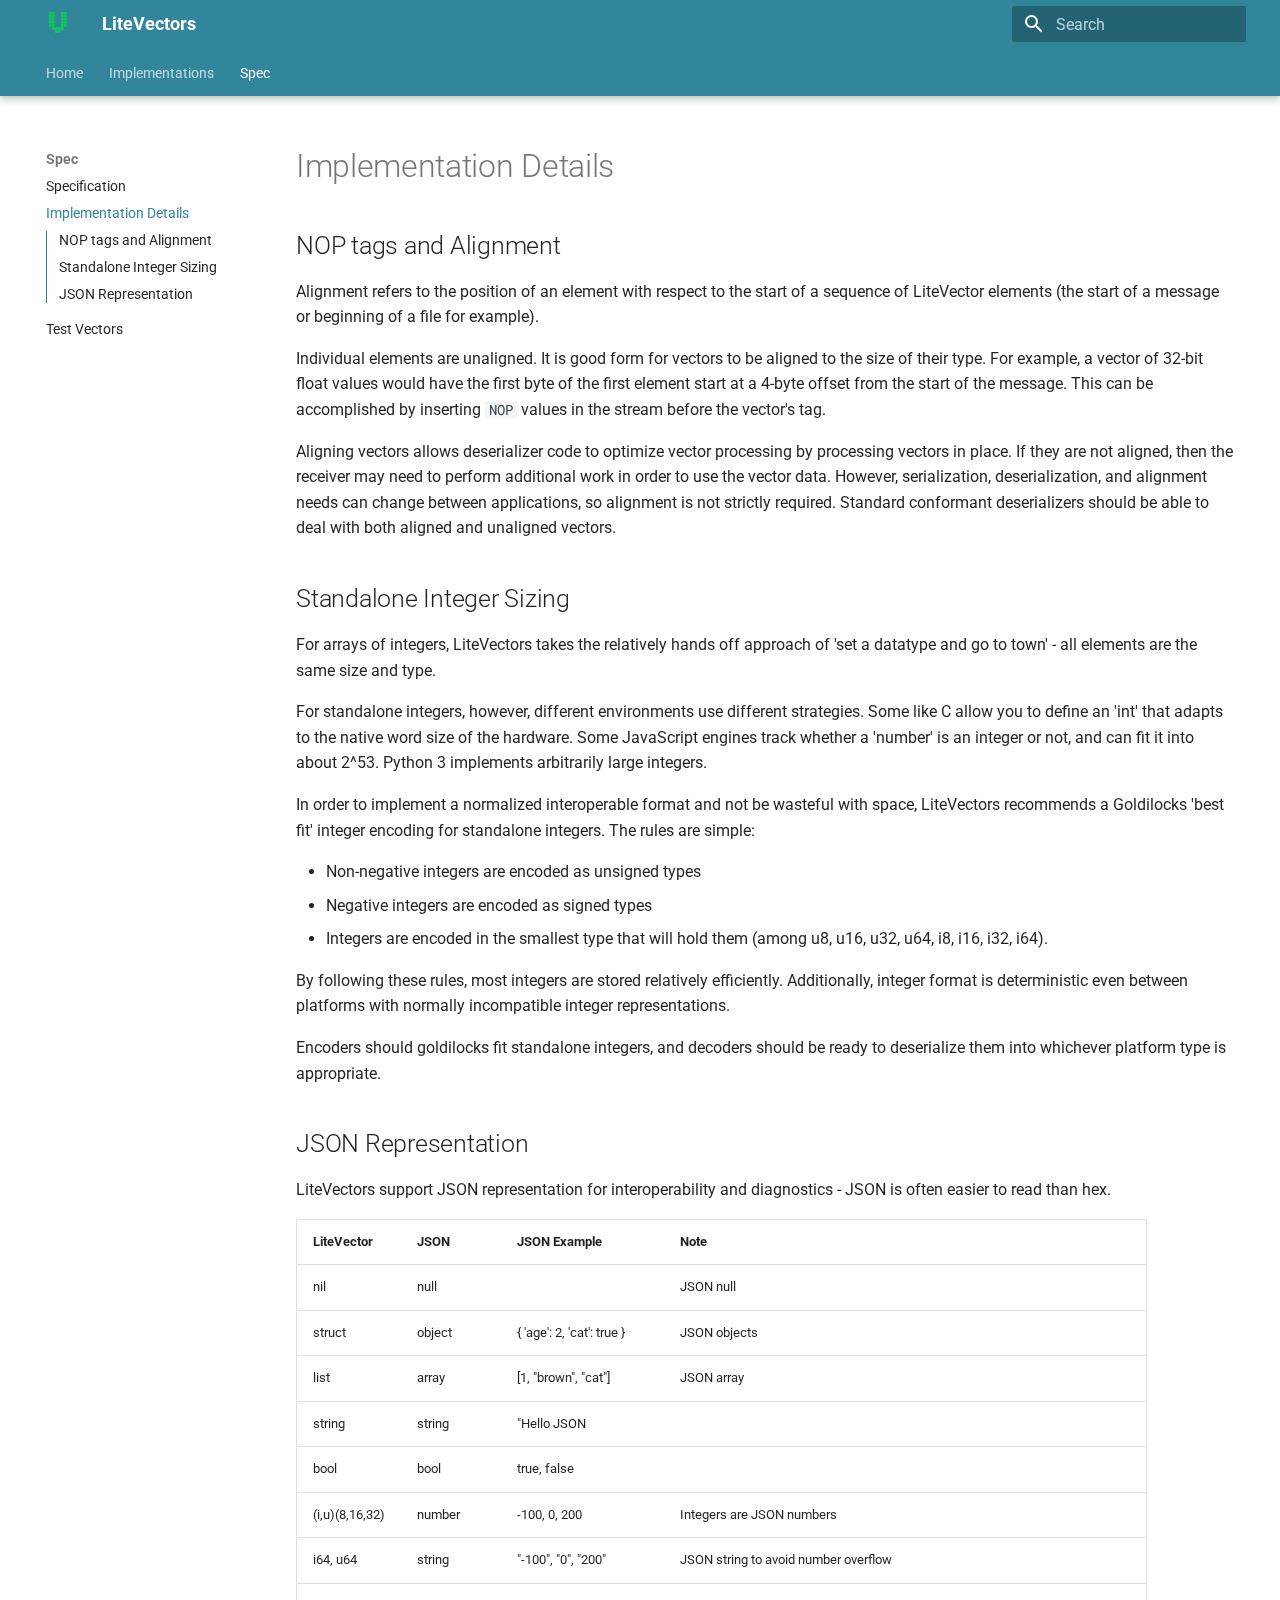
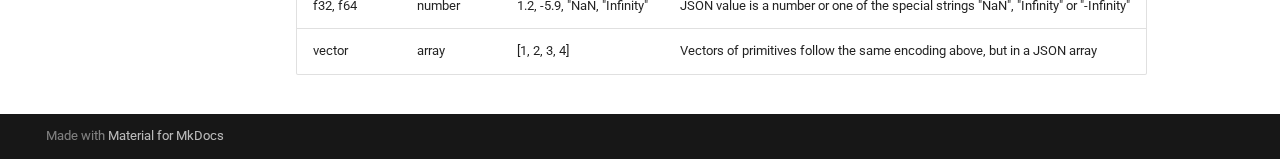
<file: spec/details/index.html>
<!doctype html>
<html lang="en" class="no-js">
  <head>
    
      <meta charset="utf-8">
      <meta name="viewport" content="width=device-width,initial-scale=1">
      
        <meta name="description" content="Lightweight binary serialization format">
      
      
      
        <link rel="canonical" href="https://litevectors.org/spec/details/">
      
      
        <link rel="prev" href="../">
      
      
        <link rel="next" href="../tests/">
      
      <link rel="icon" href="../../assets/favicon.ico">
      <meta name="generator" content="mkdocs-1.4.2, mkdocs-material-9.0.12">
    
    
      
        <title>Implementation Details - LiteVectors</title>
      
    
    
      <link rel="stylesheet" href="../../assets/stylesheets/main.0d440cfe.min.css">
      
        
        <link rel="stylesheet" href="../../assets/stylesheets/palette.2505c338.min.css">
      
      

    
    
    
      
        
        
        <link rel="preconnect" href="https://fonts.gstatic.com" crossorigin>
        <link rel="stylesheet" href="https://fonts.googleapis.com/css?family=Roboto:300,300i,400,400i,700,700i%7CRoboto+Mono:400,400i,700,700i&display=fallback">
        <style>:root{--md-text-font:"Roboto";--md-code-font:"Roboto Mono"}</style>
      
    
    
      <link rel="stylesheet" href="../../stylesheets/extra.css">
    
    <script>__md_scope=new URL("../..",location),__md_hash=e=>[...e].reduce((e,_)=>(e<<5)-e+_.charCodeAt(0),0),__md_get=(e,_=localStorage,t=__md_scope)=>JSON.parse(_.getItem(t.pathname+"."+e)),__md_set=(e,_,t=localStorage,a=__md_scope)=>{try{t.setItem(a.pathname+"."+e,JSON.stringify(_))}catch(e){}}</script>
    
      

    
    
    


  </head>
  
  
    
    
    
    
    
    <body dir="ltr" data-md-color-scheme="default" data-md-color-primary="" data-md-color-accent="">
  
    
    
    <input class="md-toggle" data-md-toggle="drawer" type="checkbox" id="__drawer" autocomplete="off">
    <input class="md-toggle" data-md-toggle="search" type="checkbox" id="__search" autocomplete="off">
    <label class="md-overlay" for="__drawer"></label>
    <div data-md-component="skip">
      
        
        <a href="#implementation-details" class="md-skip">
          Skip to content
        </a>
      
    </div>
    <div data-md-component="announce">
      
    </div>
    
    
      

  

<header class="md-header md-header--lifted" data-md-component="header">
  <nav class="md-header__inner md-grid" aria-label="Header">
    <a href="../.." title="LiteVectors" class="md-header__button md-logo" aria-label="LiteVectors" data-md-component="logo">
      
  <img src="../../assets/logo.svg" alt="logo">

    </a>
    <label class="md-header__button md-icon" for="__drawer">
      <svg xmlns="http://www.w3.org/2000/svg" viewBox="0 0 24 24"><path d="M3 6h18v2H3V6m0 5h18v2H3v-2m0 5h18v2H3v-2Z"/></svg>
    </label>
    <div class="md-header__title" data-md-component="header-title">
      <div class="md-header__ellipsis">
        <div class="md-header__topic">
          <span class="md-ellipsis">
            LiteVectors
          </span>
        </div>
        <div class="md-header__topic" data-md-component="header-topic">
          <span class="md-ellipsis">
            
              Implementation Details
            
          </span>
        </div>
      </div>
    </div>
    
    
    
      <label class="md-header__button md-icon" for="__search">
        <svg xmlns="http://www.w3.org/2000/svg" viewBox="0 0 24 24"><path d="M9.5 3A6.5 6.5 0 0 1 16 9.5c0 1.61-.59 3.09-1.56 4.23l.27.27h.79l5 5-1.5 1.5-5-5v-.79l-.27-.27A6.516 6.516 0 0 1 9.5 16 6.5 6.5 0 0 1 3 9.5 6.5 6.5 0 0 1 9.5 3m0 2C7 5 5 7 5 9.5S7 14 9.5 14 14 12 14 9.5 12 5 9.5 5Z"/></svg>
      </label>
      <div class="md-search" data-md-component="search" role="dialog">
  <label class="md-search__overlay" for="__search"></label>
  <div class="md-search__inner" role="search">
    <form class="md-search__form" name="search">
      <input type="text" class="md-search__input" name="query" aria-label="Search" placeholder="Search" autocapitalize="off" autocorrect="off" autocomplete="off" spellcheck="false" data-md-component="search-query" required>
      <label class="md-search__icon md-icon" for="__search">
        <svg xmlns="http://www.w3.org/2000/svg" viewBox="0 0 24 24"><path d="M9.5 3A6.5 6.5 0 0 1 16 9.5c0 1.61-.59 3.09-1.56 4.23l.27.27h.79l5 5-1.5 1.5-5-5v-.79l-.27-.27A6.516 6.516 0 0 1 9.5 16 6.5 6.5 0 0 1 3 9.5 6.5 6.5 0 0 1 9.5 3m0 2C7 5 5 7 5 9.5S7 14 9.5 14 14 12 14 9.5 12 5 9.5 5Z"/></svg>
        <svg xmlns="http://www.w3.org/2000/svg" viewBox="0 0 24 24"><path d="M20 11v2H8l5.5 5.5-1.42 1.42L4.16 12l7.92-7.92L13.5 5.5 8 11h12Z"/></svg>
      </label>
      <nav class="md-search__options" aria-label="Search">
        
        <button type="reset" class="md-search__icon md-icon" title="Clear" aria-label="Clear" tabindex="-1">
          <svg xmlns="http://www.w3.org/2000/svg" viewBox="0 0 24 24"><path d="M19 6.41 17.59 5 12 10.59 6.41 5 5 6.41 10.59 12 5 17.59 6.41 19 12 13.41 17.59 19 19 17.59 13.41 12 19 6.41Z"/></svg>
        </button>
      </nav>
      
    </form>
    <div class="md-search__output">
      <div class="md-search__scrollwrap" data-md-scrollfix>
        <div class="md-search-result" data-md-component="search-result">
          <div class="md-search-result__meta">
            Initializing search
          </div>
          <ol class="md-search-result__list" role="presentation"></ol>
        </div>
      </div>
    </div>
  </div>
</div>
    
    
  </nav>
  
    
      
<nav class="md-tabs" aria-label="Tabs" data-md-component="tabs">
  <div class="md-tabs__inner md-grid">
    <ul class="md-tabs__list">
      
        
  
  


  <li class="md-tabs__item">
    <a href="../.." class="md-tabs__link">
      Home
    </a>
  </li>

      
        
  
  


  <li class="md-tabs__item">
    <a href="../../implementations/" class="md-tabs__link">
      Implementations
    </a>
  </li>

      
        
  
  
    
  


  
  
  
    <li class="md-tabs__item">
      <a href="../" class="md-tabs__link md-tabs__link--active">
        Spec
      </a>
    </li>
  

      
    </ul>
  </div>
</nav>
    
  
</header>
    
    <div class="md-container" data-md-component="container">
      
      
        
      
      <main class="md-main" data-md-component="main">
        <div class="md-main__inner md-grid">
          
            
              
              <div class="md-sidebar md-sidebar--primary" data-md-component="sidebar" data-md-type="navigation" >
                <div class="md-sidebar__scrollwrap">
                  <div class="md-sidebar__inner">
                    

  


  

<nav class="md-nav md-nav--primary md-nav--lifted md-nav--integrated" aria-label="Navigation" data-md-level="0">
  <label class="md-nav__title" for="__drawer">
    <a href="../.." title="LiteVectors" class="md-nav__button md-logo" aria-label="LiteVectors" data-md-component="logo">
      
  <img src="../../assets/logo.svg" alt="logo">

    </a>
    LiteVectors
  </label>
  
  <ul class="md-nav__list" data-md-scrollfix>
    
      
      
      

  
  
  
    <li class="md-nav__item">
      <a href="../.." class="md-nav__link">
        Home
      </a>
    </li>
  

    
      
      
      

  
  
  
    <li class="md-nav__item">
      <a href="../../implementations/" class="md-nav__link">
        Implementations
      </a>
    </li>
  

    
      
      
      

  
  
    
  
  
    
    <li class="md-nav__item md-nav__item--active md-nav__item--nested">
      
      
      
      
      <input class="md-nav__toggle md-toggle " type="checkbox" id="__nav_3" checked>
      
      
      
        <label class="md-nav__link" for="__nav_3" id="__nav_3_label" tabindex="0">
          Spec
          <span class="md-nav__icon md-icon"></span>
        </label>
      
      <nav class="md-nav" data-md-level="1" aria-labelledby="__nav_3_label" aria-expanded="true">
        <label class="md-nav__title" for="__nav_3">
          <span class="md-nav__icon md-icon"></span>
          Spec
        </label>
        <ul class="md-nav__list" data-md-scrollfix>
          
            
              
  
  
  
    <li class="md-nav__item">
      <a href="../" class="md-nav__link">
        Specification
      </a>
    </li>
  

            
          
            
              
  
  
    
  
  
    <li class="md-nav__item md-nav__item--active">
      
      <input class="md-nav__toggle md-toggle" type="checkbox" id="__toc">
      
      
        
      
      
        <label class="md-nav__link md-nav__link--active" for="__toc">
          Implementation Details
          <span class="md-nav__icon md-icon"></span>
        </label>
      
      <a href="./" class="md-nav__link md-nav__link--active">
        Implementation Details
      </a>
      
        

<nav class="md-nav md-nav--secondary" aria-label="Table of contents">
  
  
  
    
  
  
    <label class="md-nav__title" for="__toc">
      <span class="md-nav__icon md-icon"></span>
      Table of contents
    </label>
    <ul class="md-nav__list" data-md-component="toc" data-md-scrollfix>
      
        <li class="md-nav__item">
  <a href="#nop-tags-and-alignment" class="md-nav__link">
    NOP tags and Alignment
  </a>
  
</li>
      
        <li class="md-nav__item">
  <a href="#standalone-integer-sizing" class="md-nav__link">
    Standalone Integer Sizing
  </a>
  
</li>
      
        <li class="md-nav__item">
  <a href="#json-representation" class="md-nav__link">
    JSON Representation
  </a>
  
</li>
      
    </ul>
  
</nav>
      
    </li>
  

            
          
            
              
  
  
  
    <li class="md-nav__item">
      <a href="../tests/" class="md-nav__link">
        Test Vectors
      </a>
    </li>
  

            
          
        </ul>
      </nav>
    </li>
  

    
  </ul>
</nav>
                  </div>
                </div>
              </div>
            
            
          
          
            <div class="md-content" data-md-component="content">
              <article class="md-content__inner md-typeset">
                
                  



<h1 id="implementation-details">Implementation Details</h1>
<h2 id="nop-tags-and-alignment">NOP tags and Alignment</h2>
<p>Alignment refers to the position of an element with respect to the start of a sequence of LiteVector elements (the start of a message or beginning of a file for example).</p>
<p>Individual elements are unaligned. It is good form for vectors to be aligned to the size of their type. For example, a vector of 32-bit float values would have the first byte of the first element start at a 4-byte offset from the start of the message. This can be accomplished by inserting <code>NOP</code> values in the stream before the vector's tag.</p>
<p>Aligning vectors allows deserializer code to optimize vector processing by processing vectors in place. If they are not aligned, then the receiver may need to perform additional work in order to use the vector data. However, serialization, deserialization, and alignment needs can change between applications, so alignment is not strictly required. Standard conformant deserializers should be able to deal with both aligned and unaligned vectors.</p>
<h2 id="standalone-integer-sizing">Standalone Integer Sizing</h2>
<p>For arrays of integers, LiteVectors takes the relatively hands off approach of 'set a datatype and go to town' - all elements are the same size and type.</p>
<p>For standalone integers, however, different environments use different strategies. Some like C allow you to define an 'int' that adapts to the native word size of the hardware. Some JavaScript engines track whether a 'number' is an integer or not, and can fit it into about 2^53. Python 3 implements arbitrarily large integers.</p>
<p>In order to implement a normalized interoperable format and not be wasteful with space, LiteVectors recommends a Goldilocks 'best fit' integer encoding for standalone integers. The rules are simple:</p>
<ul>
<li>Non-negative integers are encoded as unsigned types</li>
<li>Negative integers are encoded as signed types</li>
<li>Integers are encoded in the smallest type that will hold them (among u8, u16, u32, u64, i8, i16, i32, i64).</li>
</ul>
<p>By following these rules, most integers are stored relatively efficiently. Additionally, integer format is deterministic even between platforms with normally incompatible integer representations.</p>
<p>Encoders should goldilocks fit standalone integers, and decoders should be ready to deserialize them into whichever platform type is appropriate.</p>
<h2 id="json-representation">JSON Representation</h2>
<p>LiteVectors support JSON representation for interoperability and diagnostics - JSON is often easier to read than hex.</p>
<table>
<thead>
<tr>
<th align="left">LiteVector</th>
<th align="left">JSON</th>
<th align="left">JSON Example</th>
<th align="left">Note</th>
</tr>
</thead>
<tbody>
<tr>
<td align="left">nil</td>
<td align="left">null</td>
<td align="left"></td>
<td align="left">JSON null</td>
</tr>
<tr>
<td align="left">struct</td>
<td align="left">object</td>
<td align="left">{ 'age': 2, 'cat': true }</td>
<td align="left">JSON objects</td>
</tr>
<tr>
<td align="left">list</td>
<td align="left">array</td>
<td align="left">[1, "brown", "cat"]</td>
<td align="left">JSON array</td>
</tr>
<tr>
<td align="left">string</td>
<td align="left">string</td>
<td align="left">"Hello JSON</td>
<td align="left"></td>
</tr>
<tr>
<td align="left">bool</td>
<td align="left">bool</td>
<td align="left">true, false</td>
<td align="left"></td>
</tr>
<tr>
<td align="left">(i,u)(8,16,32)</td>
<td align="left">number</td>
<td align="left">-100, 0, 200</td>
<td align="left">Integers are JSON numbers</td>
</tr>
<tr>
<td align="left">i64, u64</td>
<td align="left">string</td>
<td align="left">"-100", "0", "200"</td>
<td align="left">JSON string to avoid number overflow</td>
</tr>
<tr>
<td align="left">f32, f64</td>
<td align="left">number</td>
<td align="left">1.2, -5.9, "NaN, "Infinity"</td>
<td align="left">JSON value is a number or one of the special strings "NaN", "Infinity" or "-Infinity"</td>
</tr>
<tr>
<td align="left">vector</td>
<td align="left">array</td>
<td align="left">[1, 2, 3, 4]</td>
<td align="left">Vectors of primitives follow the same encoding above, but in a JSON array</td>
</tr>
</tbody>
</table>





                
              </article>
            </div>
          
          
        </div>
        
      </main>
      
        <footer class="md-footer">
  
  <div class="md-footer-meta md-typeset">
    <div class="md-footer-meta__inner md-grid">
      <div class="md-copyright">
  
  
    Made with
    <a href="https://squidfunk.github.io/mkdocs-material/" target="_blank" rel="noopener">
      Material for MkDocs
    </a>
  
</div>
      
    </div>
  </div>
</footer>
      
    </div>
    <div class="md-dialog" data-md-component="dialog">
      <div class="md-dialog__inner md-typeset"></div>
    </div>
    
    <script id="__config" type="application/json">{"base": "../..", "features": ["navigation.instant", "navigation.tabs", "navigation.tabs.sticky", "toc.integrate"], "search": "../../assets/javascripts/workers/search.db81ec45.min.js", "translations": {"clipboard.copied": "Copied to clipboard", "clipboard.copy": "Copy to clipboard", "search.result.more.one": "1 more on this page", "search.result.more.other": "# more on this page", "search.result.none": "No matching documents", "search.result.one": "1 matching document", "search.result.other": "# matching documents", "search.result.placeholder": "Type to start searching", "search.result.term.missing": "Missing", "select.version": "Select version"}}</script>
    
    

      <script src="../../assets/javascripts/bundle.4b2c34cd.min.js"></script>
      
    

  </body>
</html>
</file>
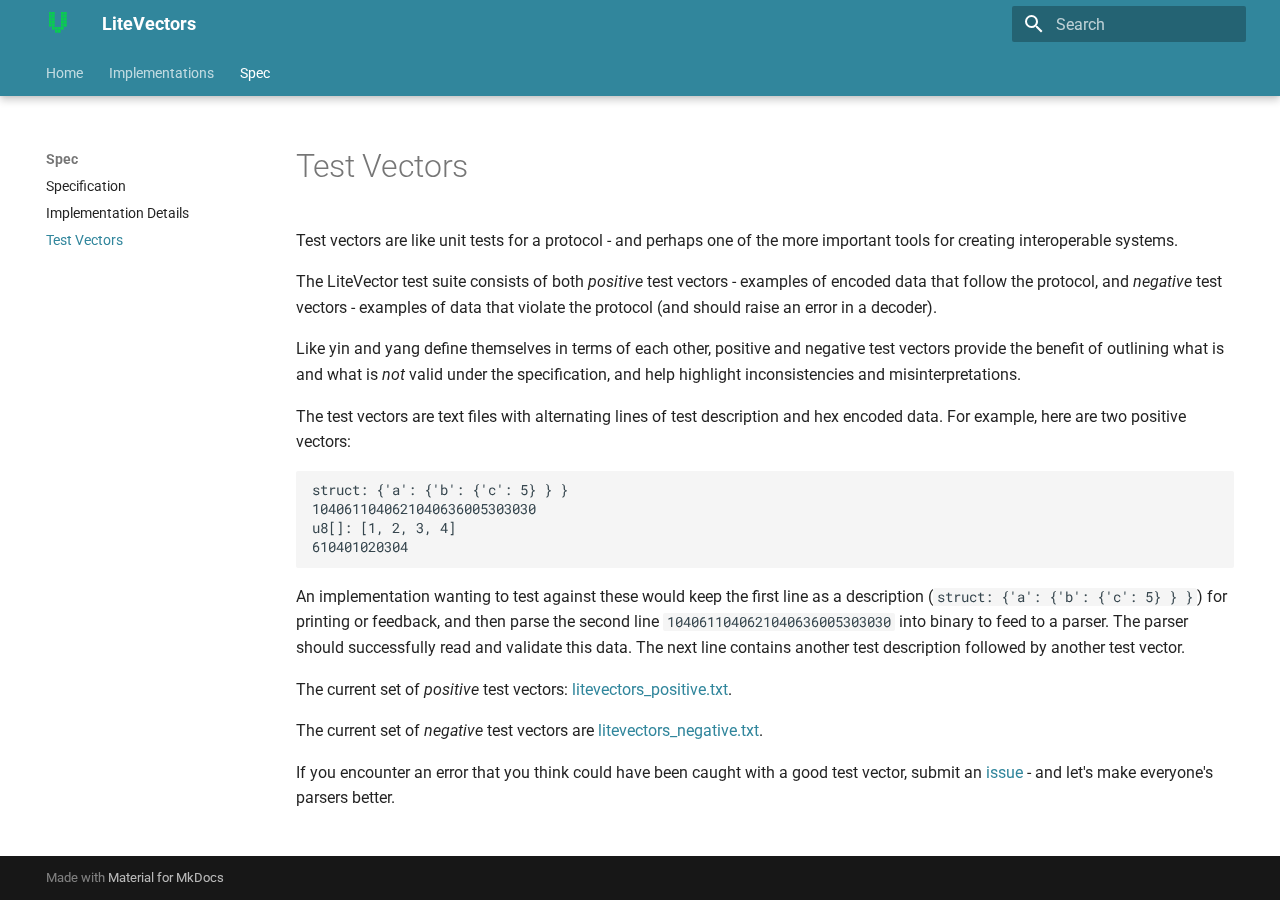
<file: spec/tests/index.html>
<!doctype html>
<html lang="en" class="no-js">
  <head>
    
      <meta charset="utf-8">
      <meta name="viewport" content="width=device-width,initial-scale=1">
      
        <meta name="description" content="Lightweight binary serialization format">
      
      
      
        <link rel="canonical" href="https://litevectors.org/spec/tests/">
      
      
        <link rel="prev" href="../details/">
      
      
      <link rel="icon" href="../../assets/favicon.ico">
      <meta name="generator" content="mkdocs-1.4.2, mkdocs-material-9.0.12">
    
    
      
        <title>Test Vectors - LiteVectors</title>
      
    
    
      <link rel="stylesheet" href="../../assets/stylesheets/main.0d440cfe.min.css">
      
        
        <link rel="stylesheet" href="../../assets/stylesheets/palette.2505c338.min.css">
      
      

    
    
    
      
        
        
        <link rel="preconnect" href="https://fonts.gstatic.com" crossorigin>
        <link rel="stylesheet" href="https://fonts.googleapis.com/css?family=Roboto:300,300i,400,400i,700,700i%7CRoboto+Mono:400,400i,700,700i&display=fallback">
        <style>:root{--md-text-font:"Roboto";--md-code-font:"Roboto Mono"}</style>
      
    
    
      <link rel="stylesheet" href="../../stylesheets/extra.css">
    
    <script>__md_scope=new URL("../..",location),__md_hash=e=>[...e].reduce((e,_)=>(e<<5)-e+_.charCodeAt(0),0),__md_get=(e,_=localStorage,t=__md_scope)=>JSON.parse(_.getItem(t.pathname+"."+e)),__md_set=(e,_,t=localStorage,a=__md_scope)=>{try{t.setItem(a.pathname+"."+e,JSON.stringify(_))}catch(e){}}</script>
    
      

    
    
    


  </head>
  
  
    
    
    
    
    
    <body dir="ltr" data-md-color-scheme="default" data-md-color-primary="" data-md-color-accent="">
  
    
    
    <input class="md-toggle" data-md-toggle="drawer" type="checkbox" id="__drawer" autocomplete="off">
    <input class="md-toggle" data-md-toggle="search" type="checkbox" id="__search" autocomplete="off">
    <label class="md-overlay" for="__drawer"></label>
    <div data-md-component="skip">
      
        
        <a href="#test-vectors" class="md-skip">
          Skip to content
        </a>
      
    </div>
    <div data-md-component="announce">
      
    </div>
    
    
      

  

<header class="md-header md-header--lifted" data-md-component="header">
  <nav class="md-header__inner md-grid" aria-label="Header">
    <a href="../.." title="LiteVectors" class="md-header__button md-logo" aria-label="LiteVectors" data-md-component="logo">
      
  <img src="../../assets/logo.svg" alt="logo">

    </a>
    <label class="md-header__button md-icon" for="__drawer">
      <svg xmlns="http://www.w3.org/2000/svg" viewBox="0 0 24 24"><path d="M3 6h18v2H3V6m0 5h18v2H3v-2m0 5h18v2H3v-2Z"/></svg>
    </label>
    <div class="md-header__title" data-md-component="header-title">
      <div class="md-header__ellipsis">
        <div class="md-header__topic">
          <span class="md-ellipsis">
            LiteVectors
          </span>
        </div>
        <div class="md-header__topic" data-md-component="header-topic">
          <span class="md-ellipsis">
            
              Test Vectors
            
          </span>
        </div>
      </div>
    </div>
    
    
    
      <label class="md-header__button md-icon" for="__search">
        <svg xmlns="http://www.w3.org/2000/svg" viewBox="0 0 24 24"><path d="M9.5 3A6.5 6.5 0 0 1 16 9.5c0 1.61-.59 3.09-1.56 4.23l.27.27h.79l5 5-1.5 1.5-5-5v-.79l-.27-.27A6.516 6.516 0 0 1 9.5 16 6.5 6.5 0 0 1 3 9.5 6.5 6.5 0 0 1 9.5 3m0 2C7 5 5 7 5 9.5S7 14 9.5 14 14 12 14 9.5 12 5 9.5 5Z"/></svg>
      </label>
      <div class="md-search" data-md-component="search" role="dialog">
  <label class="md-search__overlay" for="__search"></label>
  <div class="md-search__inner" role="search">
    <form class="md-search__form" name="search">
      <input type="text" class="md-search__input" name="query" aria-label="Search" placeholder="Search" autocapitalize="off" autocorrect="off" autocomplete="off" spellcheck="false" data-md-component="search-query" required>
      <label class="md-search__icon md-icon" for="__search">
        <svg xmlns="http://www.w3.org/2000/svg" viewBox="0 0 24 24"><path d="M9.5 3A6.5 6.5 0 0 1 16 9.5c0 1.61-.59 3.09-1.56 4.23l.27.27h.79l5 5-1.5 1.5-5-5v-.79l-.27-.27A6.516 6.516 0 0 1 9.5 16 6.5 6.5 0 0 1 3 9.5 6.5 6.5 0 0 1 9.5 3m0 2C7 5 5 7 5 9.5S7 14 9.5 14 14 12 14 9.5 12 5 9.5 5Z"/></svg>
        <svg xmlns="http://www.w3.org/2000/svg" viewBox="0 0 24 24"><path d="M20 11v2H8l5.5 5.5-1.42 1.42L4.16 12l7.92-7.92L13.5 5.5 8 11h12Z"/></svg>
      </label>
      <nav class="md-search__options" aria-label="Search">
        
        <button type="reset" class="md-search__icon md-icon" title="Clear" aria-label="Clear" tabindex="-1">
          <svg xmlns="http://www.w3.org/2000/svg" viewBox="0 0 24 24"><path d="M19 6.41 17.59 5 12 10.59 6.41 5 5 6.41 10.59 12 5 17.59 6.41 19 12 13.41 17.59 19 19 17.59 13.41 12 19 6.41Z"/></svg>
        </button>
      </nav>
      
    </form>
    <div class="md-search__output">
      <div class="md-search__scrollwrap" data-md-scrollfix>
        <div class="md-search-result" data-md-component="search-result">
          <div class="md-search-result__meta">
            Initializing search
          </div>
          <ol class="md-search-result__list" role="presentation"></ol>
        </div>
      </div>
    </div>
  </div>
</div>
    
    
  </nav>
  
    
      
<nav class="md-tabs" aria-label="Tabs" data-md-component="tabs">
  <div class="md-tabs__inner md-grid">
    <ul class="md-tabs__list">
      
        
  
  


  <li class="md-tabs__item">
    <a href="../.." class="md-tabs__link">
      Home
    </a>
  </li>

      
        
  
  


  <li class="md-tabs__item">
    <a href="../../implementations/" class="md-tabs__link">
      Implementations
    </a>
  </li>

      
        
  
  
    
  


  
  
  
    <li class="md-tabs__item">
      <a href="../" class="md-tabs__link md-tabs__link--active">
        Spec
      </a>
    </li>
  

      
    </ul>
  </div>
</nav>
    
  
</header>
    
    <div class="md-container" data-md-component="container">
      
      
        
      
      <main class="md-main" data-md-component="main">
        <div class="md-main__inner md-grid">
          
            
              
              <div class="md-sidebar md-sidebar--primary" data-md-component="sidebar" data-md-type="navigation" >
                <div class="md-sidebar__scrollwrap">
                  <div class="md-sidebar__inner">
                    

  


  

<nav class="md-nav md-nav--primary md-nav--lifted md-nav--integrated" aria-label="Navigation" data-md-level="0">
  <label class="md-nav__title" for="__drawer">
    <a href="../.." title="LiteVectors" class="md-nav__button md-logo" aria-label="LiteVectors" data-md-component="logo">
      
  <img src="../../assets/logo.svg" alt="logo">

    </a>
    LiteVectors
  </label>
  
  <ul class="md-nav__list" data-md-scrollfix>
    
      
      
      

  
  
  
    <li class="md-nav__item">
      <a href="../.." class="md-nav__link">
        Home
      </a>
    </li>
  

    
      
      
      

  
  
  
    <li class="md-nav__item">
      <a href="../../implementations/" class="md-nav__link">
        Implementations
      </a>
    </li>
  

    
      
      
      

  
  
    
  
  
    
    <li class="md-nav__item md-nav__item--active md-nav__item--nested">
      
      
      
      
      <input class="md-nav__toggle md-toggle " type="checkbox" id="__nav_3" checked>
      
      
      
        <label class="md-nav__link" for="__nav_3" id="__nav_3_label" tabindex="0">
          Spec
          <span class="md-nav__icon md-icon"></span>
        </label>
      
      <nav class="md-nav" data-md-level="1" aria-labelledby="__nav_3_label" aria-expanded="true">
        <label class="md-nav__title" for="__nav_3">
          <span class="md-nav__icon md-icon"></span>
          Spec
        </label>
        <ul class="md-nav__list" data-md-scrollfix>
          
            
              
  
  
  
    <li class="md-nav__item">
      <a href="../" class="md-nav__link">
        Specification
      </a>
    </li>
  

            
          
            
              
  
  
  
    <li class="md-nav__item">
      <a href="../details/" class="md-nav__link">
        Implementation Details
      </a>
    </li>
  

            
          
            
              
  
  
    
  
  
    <li class="md-nav__item md-nav__item--active">
      
      <input class="md-nav__toggle md-toggle" type="checkbox" id="__toc">
      
      
        
      
      
      <a href="./" class="md-nav__link md-nav__link--active">
        Test Vectors
      </a>
      
    </li>
  

            
          
        </ul>
      </nav>
    </li>
  

    
  </ul>
</nav>
                  </div>
                </div>
              </div>
            
            
          
          
            <div class="md-content" data-md-component="content">
              <article class="md-content__inner md-typeset">
                
                  



<h1 id="test-vectors">Test Vectors</h1>
<p>Test vectors are like unit tests for a protocol - and perhaps one of the more important tools for creating interoperable systems.</p>
<p>The LiteVector test suite consists of both <em>positive</em> test vectors - examples of encoded data that follow the protocol, and <em>negative</em> test vectors - examples of data that violate the protocol (and should raise an error in a decoder). </p>
<p>Like yin and yang define themselves in terms of each other, positive and negative test vectors provide the benefit of outlining what is and what is <em>not</em> valid under the specification, and help highlight inconsistencies and misinterpretations.</p>
<p>The test vectors are text files with alternating lines of test description and hex encoded data. For example, here are two positive vectors:</p>
<div class="highlight"><pre><span></span><code><a id="__codelineno-0-1" name="__codelineno-0-1" href="#__codelineno-0-1"></a>struct: {&#39;a&#39;: {&#39;b&#39;: {&#39;c&#39;: 5} } }
<a id="__codelineno-0-2" name="__codelineno-0-2" href="#__codelineno-0-2"></a>1040611040621040636005303030
<a id="__codelineno-0-3" name="__codelineno-0-3" href="#__codelineno-0-3"></a>u8[]: [1, 2, 3, 4]
<a id="__codelineno-0-4" name="__codelineno-0-4" href="#__codelineno-0-4"></a>610401020304
</code></pre></div>
<p>An implementation wanting to test against these would keep the first line as a description (<code>struct: {'a': {'b': {'c': 5} } }</code>) for printing or feedback, and then parse the second line <code>1040611040621040636005303030</code> into binary to feed to a parser. The parser should successfully read and validate this data. The next line contains another test description followed by another test vector.</p>
<p>The current set of <em>positive</em> test vectors: <a href="https://raw.githubusercontent.com/LitePipe/ltvgo/main/testvectors/litevectors_positive.txt">litevectors_positive.txt</a>.</p>
<p>The current set of <em>negative</em> test vectors are <a href="https://raw.githubusercontent.com/LitePipe/ltvgo/main/testvectors/litevectors_negative.txt">litevectors_negative.txt</a>.</p>
<p>If you encounter an error that you think could have been caught with a good test vector, submit an <a href="https://github.com/LitePipe/litevectors.org/issues">issue</a> - and let's make everyone's parsers better.</p>





                
              </article>
            </div>
          
          
        </div>
        
      </main>
      
        <footer class="md-footer">
  
  <div class="md-footer-meta md-typeset">
    <div class="md-footer-meta__inner md-grid">
      <div class="md-copyright">
  
  
    Made with
    <a href="https://squidfunk.github.io/mkdocs-material/" target="_blank" rel="noopener">
      Material for MkDocs
    </a>
  
</div>
      
    </div>
  </div>
</footer>
      
    </div>
    <div class="md-dialog" data-md-component="dialog">
      <div class="md-dialog__inner md-typeset"></div>
    </div>
    
    <script id="__config" type="application/json">{"base": "../..", "features": ["navigation.instant", "navigation.tabs", "navigation.tabs.sticky", "toc.integrate"], "search": "../../assets/javascripts/workers/search.db81ec45.min.js", "translations": {"clipboard.copied": "Copied to clipboard", "clipboard.copy": "Copy to clipboard", "search.result.more.one": "1 more on this page", "search.result.more.other": "# more on this page", "search.result.none": "No matching documents", "search.result.one": "1 matching document", "search.result.other": "# matching documents", "search.result.placeholder": "Type to start searching", "search.result.term.missing": "Missing", "select.version": "Select version"}}</script>
    
    

      <script src="../../assets/javascripts/bundle.4b2c34cd.min.js"></script>
      
    

  </body>
</html>
</file>
<file: stylesheets/extra.css>
:root {
  --md-primary-fg-color:        #31869C;
  /* --md-primary-bg-color:        #31869C; */
/* 
  --md-primary-fg-color--light: #31869C;
  --md-primary-fg-color--dark: red; */


  /* --md-primary-fg-color--light: #ECB7B7;
  --md-primary-fg-color--dark:  #90030C;  */
}
</file>
<file: assets/stylesheets/main.0d440cfe.min.css>
@charset "UTF-8";html{-webkit-text-size-adjust:none;-moz-text-size-adjust:none;text-size-adjust:none;box-sizing:border-box}*,:after,:before{box-sizing:inherit}@media (prefers-reduced-motion){*,:after,:before{transition:none!important}}body{margin:0}a,button,input,label{-webkit-tap-highlight-color:transparent}a{color:inherit;text-decoration:none}hr{border:0;box-sizing:initial;display:block;height:.05rem;overflow:visible;padding:0}small{font-size:80%}sub,sup{line-height:1em}img{border-style:none}table{border-collapse:initial;border-spacing:0}td,th{font-weight:400;vertical-align:top}button{background:#0000;border:0;font-family:inherit;font-size:inherit;margin:0;padding:0}input{border:0;outline:none}:root{--md-primary-fg-color:#4051b5;--md-primary-fg-color--light:#5d6cc0;--md-primary-fg-color--dark:#303fa1;--md-primary-bg-color:#fff;--md-primary-bg-color--light:#ffffffb3;--md-accent-fg-color:#526cfe;--md-accent-fg-color--transparent:#526cfe1a;--md-accent-bg-color:#fff;--md-accent-bg-color--light:#ffffffb3}:root,[data-md-color-scheme=default]{--md-default-fg-color:#000000de;--md-default-fg-color--light:#0000008a;--md-default-fg-color--lighter:#00000052;--md-default-fg-color--lightest:#00000012;--md-default-bg-color:#fff;--md-default-bg-color--light:#ffffffb3;--md-default-bg-color--lighter:#ffffff4d;--md-default-bg-color--lightest:#ffffff1f;--md-code-fg-color:#36464e;--md-code-bg-color:#f5f5f5;--md-code-hl-color:#ffff0080;--md-code-hl-number-color:#d52a2a;--md-code-hl-special-color:#db1457;--md-code-hl-function-color:#a846b9;--md-code-hl-constant-color:#6e59d9;--md-code-hl-keyword-color:#3f6ec6;--md-code-hl-string-color:#1c7d4d;--md-code-hl-name-color:var(--md-code-fg-color);--md-code-hl-operator-color:var(--md-default-fg-color--light);--md-code-hl-punctuation-color:var(--md-default-fg-color--light);--md-code-hl-comment-color:var(--md-default-fg-color--light);--md-code-hl-generic-color:var(--md-default-fg-color--light);--md-code-hl-variable-color:var(--md-default-fg-color--light);--md-typeset-color:var(--md-default-fg-color);--md-typeset-a-color:var(--md-primary-fg-color);--md-typeset-mark-color:#ffff0080;--md-typeset-del-color:#f5503d26;--md-typeset-ins-color:#0bd57026;--md-typeset-kbd-color:#fafafa;--md-typeset-kbd-accent-color:#fff;--md-typeset-kbd-border-color:#b8b8b8;--md-typeset-table-color:#0000001f;--md-admonition-fg-color:var(--md-default-fg-color);--md-admonition-bg-color:var(--md-default-bg-color);--md-footer-fg-color:#fff;--md-footer-fg-color--light:#ffffffb3;--md-footer-fg-color--lighter:#ffffff73;--md-footer-bg-color:#000000de;--md-footer-bg-color--dark:#00000052;--md-shadow-z1:0 0.2rem 0.5rem #0000000d,0 0 0.05rem #0000001a;--md-shadow-z2:0 0.2rem 0.5rem #0000001a,0 0 0.05rem #00000040;--md-shadow-z3:0 0.2rem 0.5rem #0003,0 0 0.05rem #00000059}.md-icon svg{fill:currentcolor;display:block;height:1.2rem;width:1.2rem}body{-webkit-font-smoothing:antialiased;-moz-osx-font-smoothing:grayscale;--md-text-font-family:var(--md-text-font,_),-apple-system,BlinkMacSystemFont,Helvetica,Arial,sans-serif;--md-code-font-family:var(--md-code-font,_),SFMono-Regular,Consolas,Menlo,monospace}aside,body,input{font-feature-settings:"kern","liga";color:var(--md-typeset-color);font-family:var(--md-text-font-family)}code,kbd,pre{font-feature-settings:"kern";font-family:var(--md-code-font-family)}:root{--md-typeset-table-sort-icon:url('data:image/svg+xml;charset=utf-8,<svg xmlns="http://www.w3.org/2000/svg" viewBox="0 0 24 24"><path d="m18 21-4-4h3V7h-3l4-4 4 4h-3v10h3M2 19v-2h10v2M2 13v-2h7v2M2 7V5h4v2H2Z"/></svg>');--md-typeset-table-sort-icon--asc:url('data:image/svg+xml;charset=utf-8,<svg xmlns="http://www.w3.org/2000/svg" viewBox="0 0 24 24"><path d="M19 17h3l-4 4-4-4h3V3h2M2 17h10v2H2M6 5v2H2V5m0 6h7v2H2v-2Z"/></svg>');--md-typeset-table-sort-icon--desc:url('data:image/svg+xml;charset=utf-8,<svg xmlns="http://www.w3.org/2000/svg" viewBox="0 0 24 24"><path d="M19 7h3l-4-4-4 4h3v14h2M2 17h10v2H2M6 5v2H2V5m0 6h7v2H2v-2Z"/></svg>')}.md-typeset{-webkit-print-color-adjust:exact;color-adjust:exact;font-size:.8rem;line-height:1.6}@media print{.md-typeset{font-size:.68rem}}.md-typeset blockquote,.md-typeset dl,.md-typeset figure,.md-typeset ol,.md-typeset pre,.md-typeset ul{margin-bottom:1em;margin-top:1em}.md-typeset h1{color:var(--md-default-fg-color--light);font-size:2em;line-height:1.3;margin:0 0 1.25em}.md-typeset h1,.md-typeset h2{font-weight:300;letter-spacing:-.01em}.md-typeset h2{font-size:1.5625em;line-height:1.4;margin:1.6em 0 .64em}.md-typeset h3{font-size:1.25em;font-weight:400;letter-spacing:-.01em;line-height:1.5;margin:1.6em 0 .8em}.md-typeset h2+h3{margin-top:.8em}.md-typeset h4{font-weight:700;letter-spacing:-.01em;margin:1em 0}.md-typeset h5,.md-typeset h6{color:var(--md-default-fg-color--light);font-size:.8em;font-weight:700;letter-spacing:-.01em;margin:1.25em 0}.md-typeset h5{text-transform:uppercase}.md-typeset hr{border-bottom:.05rem solid var(--md-default-fg-color--lightest);display:flow-root;margin:1.5em 0}.md-typeset a{color:var(--md-typeset-a-color);word-break:break-word}.md-typeset a,.md-typeset a:before{transition:color 125ms}.md-typeset a:focus,.md-typeset a:hover{color:var(--md-accent-fg-color)}.md-typeset a:focus code,.md-typeset a:hover code{background-color:var(--md-accent-fg-color--transparent)}.md-typeset a code{color:currentcolor;transition:background-color 125ms}.md-typeset a.focus-visible{outline-color:var(--md-accent-fg-color);outline-offset:.2rem}.md-typeset code,.md-typeset kbd,.md-typeset pre{color:var(--md-code-fg-color);direction:ltr;font-variant-ligatures:none}@media print{.md-typeset code,.md-typeset kbd,.md-typeset pre{white-space:pre-wrap}}.md-typeset code{background-color:var(--md-code-bg-color);border-radius:.1rem;-webkit-box-decoration-break:clone;box-decoration-break:clone;font-size:.85em;padding:0 .2941176471em;word-break:break-word}.md-typeset code:not(.focus-visible){-webkit-tap-highlight-color:transparent;outline:none}.md-typeset pre{display:flow-root;line-height:1.4;position:relative}.md-typeset pre>code{-webkit-box-decoration-break:slice;box-decoration-break:slice;box-shadow:none;display:block;margin:0;outline-color:var(--md-accent-fg-color);overflow:auto;padding:.7720588235em 1.1764705882em;scrollbar-color:var(--md-default-fg-color--lighter) #0000;scrollbar-width:thin;touch-action:auto;word-break:normal}.md-typeset pre>code:hover{scrollbar-color:var(--md-accent-fg-color) #0000}.md-typeset pre>code::-webkit-scrollbar{height:.2rem;width:.2rem}.md-typeset pre>code::-webkit-scrollbar-thumb{background-color:var(--md-default-fg-color--lighter)}.md-typeset pre>code::-webkit-scrollbar-thumb:hover{background-color:var(--md-accent-fg-color)}.md-typeset kbd{background-color:var(--md-typeset-kbd-color);border-radius:.1rem;box-shadow:0 .1rem 0 .05rem var(--md-typeset-kbd-border-color),0 .1rem 0 var(--md-typeset-kbd-border-color),0 -.1rem .2rem var(--md-typeset-kbd-accent-color) inset;color:var(--md-default-fg-color);display:inline-block;font-size:.75em;padding:0 .6666666667em;vertical-align:text-top;word-break:break-word}.md-typeset mark{background-color:var(--md-typeset-mark-color);-webkit-box-decoration-break:clone;box-decoration-break:clone;color:inherit;word-break:break-word}.md-typeset abbr{border-bottom:.05rem dotted var(--md-default-fg-color--light);cursor:help;text-decoration:none}@media (hover:none){.md-typeset abbr[title]:focus:after,.md-typeset abbr[title]:hover:after{background-color:var(--md-default-fg-color);border-radius:.1rem;box-shadow:var(--md-shadow-z3);color:var(--md-default-bg-color);content:attr(title);font-size:.7rem;left:.8rem;margin-top:2em;padding:.2rem .3rem;position:absolute;right:.8rem}}.md-typeset small{opacity:.75}[dir=ltr] .md-typeset sub,[dir=ltr] .md-typeset sup{margin-left:.078125em}[dir=rtl] .md-typeset sub,[dir=rtl] .md-typeset sup{margin-right:.078125em}[dir=ltr] .md-typeset blockquote{padding-left:.6rem}[dir=rtl] .md-typeset blockquote{padding-right:.6rem}[dir=ltr] .md-typeset blockquote{border-left:.2rem solid var(--md-default-fg-color--lighter)}[dir=rtl] .md-typeset blockquote{border-right:.2rem solid var(--md-default-fg-color--lighter)}.md-typeset blockquote{color:var(--md-default-fg-color--light);margin-left:0;margin-right:0}.md-typeset ul{list-style-type:disc}[dir=ltr] .md-typeset ol,[dir=ltr] .md-typeset ul{margin-left:.625em}[dir=rtl] .md-typeset ol,[dir=rtl] .md-typeset ul{margin-right:.625em}.md-typeset ol,.md-typeset ul{padding:0}.md-typeset ol:not([hidden]),.md-typeset ul:not([hidden]){display:flow-root}.md-typeset ol ol,.md-typeset ul ol{list-style-type:lower-alpha}.md-typeset ol ol ol,.md-typeset ul ol ol{list-style-type:lower-roman}[dir=ltr] .md-typeset ol li,[dir=ltr] .md-typeset ul li{margin-left:1.25em}[dir=rtl] .md-typeset ol li,[dir=rtl] .md-typeset ul li{margin-right:1.25em}.md-typeset ol li,.md-typeset ul li{margin-bottom:.5em}.md-typeset ol li blockquote,.md-typeset ol li p,.md-typeset ul li blockquote,.md-typeset ul li p{margin:.5em 0}.md-typeset ol li:last-child,.md-typeset ul li:last-child{margin-bottom:0}[dir=ltr] .md-typeset ol li ol,[dir=ltr] .md-typeset ol li ul,[dir=ltr] .md-typeset ul li ol,[dir=ltr] .md-typeset ul li ul{margin-left:.625em}[dir=rtl] .md-typeset ol li ol,[dir=rtl] .md-typeset ol li ul,[dir=rtl] .md-typeset ul li ol,[dir=rtl] .md-typeset ul li ul{margin-right:.625em}.md-typeset ol li ol,.md-typeset ol li ul,.md-typeset ul li ol,.md-typeset ul li ul{margin-bottom:.5em;margin-top:.5em}[dir=ltr] .md-typeset dd{margin-left:1.875em}[dir=rtl] .md-typeset dd{margin-right:1.875em}.md-typeset dd{margin-bottom:1.5em;margin-top:1em}.md-typeset img,.md-typeset svg,.md-typeset video{height:auto;max-width:100%}.md-typeset img[align=left]{margin:1em 1em 1em 0}.md-typeset img[align=right]{margin:1em 0 1em 1em}.md-typeset img[align]:only-child{margin-top:0}.md-typeset img[src$="#gh-dark-mode-only"],.md-typeset img[src$="#only-dark"]{display:none}.md-typeset figure{display:flow-root;margin:1em auto;max-width:100%;text-align:center;width:-webkit-fit-content;width:-moz-fit-content;width:fit-content}.md-typeset figure img{display:block}.md-typeset figcaption{font-style:italic;margin:1em auto;max-width:24rem}.md-typeset iframe{max-width:100%}.md-typeset table:not([class]){background-color:var(--md-default-bg-color);border:.05rem solid var(--md-typeset-table-color);border-radius:.1rem;display:inline-block;font-size:.64rem;max-width:100%;overflow:auto;touch-action:auto}@media print{.md-typeset table:not([class]){display:table}}.md-typeset table:not([class])+*{margin-top:1.5em}.md-typeset table:not([class]) td>:first-child,.md-typeset table:not([class]) th>:first-child{margin-top:0}.md-typeset table:not([class]) td>:last-child,.md-typeset table:not([class]) th>:last-child{margin-bottom:0}.md-typeset table:not([class]) td:not([align]),.md-typeset table:not([class]) th:not([align]){text-align:left}[dir=rtl] .md-typeset table:not([class]) td:not([align]),[dir=rtl] .md-typeset table:not([class]) th:not([align]){text-align:right}.md-typeset table:not([class]) th{font-weight:700;min-width:5rem;padding:.9375em 1.25em;vertical-align:top}.md-typeset table:not([class]) td{border-top:.05rem solid var(--md-typeset-table-color);padding:.9375em 1.25em;vertical-align:top}.md-typeset table:not([class]) tbody tr{transition:background-color 125ms}.md-typeset table:not([class]) tbody tr:hover{background-color:rgba(0,0,0,.035);box-shadow:0 .05rem 0 var(--md-default-bg-color) inset}.md-typeset table:not([class]) a{word-break:normal}.md-typeset table th[role=columnheader]{cursor:pointer}[dir=ltr] .md-typeset table th[role=columnheader]:after{margin-left:.5em}[dir=rtl] .md-typeset table th[role=columnheader]:after{margin-right:.5em}.md-typeset table th[role=columnheader]:after{content:"";display:inline-block;height:1.2em;-webkit-mask-image:var(--md-typeset-table-sort-icon);mask-image:var(--md-typeset-table-sort-icon);-webkit-mask-repeat:no-repeat;mask-repeat:no-repeat;-webkit-mask-size:contain;mask-size:contain;transition:background-color 125ms;vertical-align:text-bottom;width:1.2em}.md-typeset table th[role=columnheader]:hover:after{background-color:var(--md-default-fg-color--lighter)}.md-typeset table th[role=columnheader][aria-sort=ascending]:after{background-color:var(--md-default-fg-color--light);-webkit-mask-image:var(--md-typeset-table-sort-icon--asc);mask-image:var(--md-typeset-table-sort-icon--asc)}.md-typeset table th[role=columnheader][aria-sort=descending]:after{background-color:var(--md-default-fg-color--light);-webkit-mask-image:var(--md-typeset-table-sort-icon--desc);mask-image:var(--md-typeset-table-sort-icon--desc)}.md-typeset__scrollwrap{margin:1em -.8rem;overflow-x:auto;touch-action:auto}.md-typeset__table{display:inline-block;margin-bottom:.5em;padding:0 .8rem}@media print{.md-typeset__table{display:block}}html .md-typeset__table table{display:table;margin:0;overflow:hidden;width:100%}@media screen and (max-width:44.9375em){.md-content__inner>pre{margin:1em -.8rem}.md-content__inner>pre code{border-radius:0}}.md-banner{background-color:var(--md-footer-bg-color);color:var(--md-footer-fg-color);overflow:auto}@media print{.md-banner{display:none}}.md-banner--warning{background:var(--md-typeset-mark-color);color:var(--md-default-fg-color)}.md-banner__inner{font-size:.7rem;margin:.6rem auto;padding:0 .8rem}[dir=ltr] .md-banner__button{float:right}[dir=rtl] .md-banner__button{float:left}.md-banner__button{color:inherit;cursor:pointer;transition:opacity .25s}.md-banner__button:hover{opacity:.7}html{font-size:125%;height:100%;overflow-x:hidden}@media screen and (min-width:100em){html{font-size:137.5%}}@media screen and (min-width:125em){html{font-size:150%}}body{background-color:var(--md-default-bg-color);display:flex;flex-direction:column;font-size:.5rem;min-height:100%;position:relative;width:100%}@media print{body{display:block}}@media screen and (max-width:59.9375em){body[data-md-scrolllock]{position:fixed}}.md-grid{margin-left:auto;margin-right:auto;max-width:61rem}.md-container{display:flex;flex-direction:column;flex-grow:1}@media print{.md-container{display:block}}.md-main{flex-grow:1}.md-main__inner{display:flex;height:100%;margin-top:1.5rem}.md-ellipsis{overflow:hidden;text-overflow:ellipsis;white-space:nowrap}.md-toggle{display:none}.md-option{height:0;opacity:0;position:absolute;width:0}.md-option:checked+label:not([hidden]){display:block}.md-option.focus-visible+label{outline-color:var(--md-accent-fg-color);outline-style:auto}.md-skip{background-color:var(--md-default-fg-color);border-radius:.1rem;color:var(--md-default-bg-color);font-size:.64rem;margin:.5rem;opacity:0;outline-color:var(--md-accent-fg-color);padding:.3rem .5rem;position:fixed;transform:translateY(.4rem);z-index:-1}.md-skip:focus{opacity:1;transform:translateY(0);transition:transform .25s cubic-bezier(.4,0,.2,1),opacity 175ms 75ms;z-index:10}@page{margin:25mm}:root{--md-clipboard-icon:url('data:image/svg+xml;charset=utf-8,<svg xmlns="http://www.w3.org/2000/svg" viewBox="0 0 24 24"><path d="M19 21H8V7h11m0-2H8a2 2 0 0 0-2 2v14a2 2 0 0 0 2 2h11a2 2 0 0 0 2-2V7a2 2 0 0 0-2-2m-3-4H4a2 2 0 0 0-2 2v14h2V3h12V1Z"/></svg>')}.md-clipboard{border-radius:.1rem;color:var(--md-default-fg-color--lightest);cursor:pointer;height:1.5em;outline-color:var(--md-accent-fg-color);outline-offset:.1rem;position:absolute;right:.5em;top:.5em;transition:color .25s;width:1.5em;z-index:1}@media print{.md-clipboard{display:none}}.md-clipboard:not(.focus-visible){-webkit-tap-highlight-color:transparent;outline:none}:hover>.md-clipboard{color:var(--md-default-fg-color--light)}.md-clipboard:focus,.md-clipboard:hover{color:var(--md-accent-fg-color)}.md-clipboard:after{background-color:currentcolor;content:"";display:block;height:1.125em;margin:0 auto;-webkit-mask-image:var(--md-clipboard-icon);mask-image:var(--md-clipboard-icon);-webkit-mask-position:center;mask-position:center;-webkit-mask-repeat:no-repeat;mask-repeat:no-repeat;-webkit-mask-size:contain;mask-size:contain;width:1.125em}.md-clipboard--inline{cursor:pointer}.md-clipboard--inline code{transition:color .25s,background-color .25s}.md-clipboard--inline:focus code,.md-clipboard--inline:hover code{background-color:var(--md-accent-fg-color--transparent);color:var(--md-accent-fg-color)}@keyframes consent{0%{opacity:0;transform:translateY(100%)}to{opacity:1;transform:translateY(0)}}@keyframes overlay{0%{opacity:0}to{opacity:1}}.md-consent__overlay{animation:overlay .25s both;-webkit-backdrop-filter:blur(.1rem);backdrop-filter:blur(.1rem);background-color:#0000008a;height:100%;opacity:1;position:fixed;top:0;width:100%;z-index:5}.md-consent__inner{animation:consent .5s cubic-bezier(.1,.7,.1,1) both;background-color:var(--md-default-bg-color);border:0;border-radius:.1rem;bottom:0;box-shadow:0 0 .2rem #0000001a,0 .2rem .4rem #0003;max-height:100%;overflow:auto;padding:0;position:fixed;width:100%;z-index:5}.md-consent__form{padding:.8rem}.md-consent__settings{display:none;margin:1em 0}input:checked+.md-consent__settings{display:block}.md-consent__controls{margin-bottom:.8rem}.md-typeset .md-consent__controls .md-button{display:inline}@media screen and (max-width:44.9375em){.md-typeset .md-consent__controls .md-button{display:block;margin-top:.4rem;text-align:center;width:100%}}.md-consent label{cursor:pointer}.md-content{flex-grow:1;min-width:0}.md-content__inner{margin:0 .8rem 1.2rem;padding-top:.6rem}@media screen and (min-width:76.25em){[dir=ltr] .md-sidebar--primary:not([hidden])~.md-content>.md-content__inner{margin-left:1.2rem}[dir=ltr] .md-sidebar--secondary:not([hidden])~.md-content>.md-content__inner,[dir=rtl] .md-sidebar--primary:not([hidden])~.md-content>.md-content__inner{margin-right:1.2rem}[dir=rtl] .md-sidebar--secondary:not([hidden])~.md-content>.md-content__inner{margin-left:1.2rem}}.md-content__inner:before{content:"";display:block;height:.4rem}.md-content__inner>:last-child{margin-bottom:0}[dir=ltr] .md-content__button{float:right}[dir=rtl] .md-content__button{float:left}[dir=ltr] .md-content__button{margin-left:.4rem}[dir=rtl] .md-content__button{margin-right:.4rem}.md-content__button{margin:.4rem 0;padding:0}@media print{.md-content__button{display:none}}.md-typeset .md-content__button{color:var(--md-default-fg-color--lighter)}.md-content__button svg{display:inline;vertical-align:top}[dir=rtl] .md-content__button svg{transform:scaleX(-1)}[dir=ltr] .md-dialog{right:.8rem}[dir=rtl] .md-dialog{left:.8rem}.md-dialog{background-color:var(--md-default-fg-color);border-radius:.1rem;bottom:.8rem;box-shadow:var(--md-shadow-z3);min-width:11.1rem;opacity:0;padding:.4rem .6rem;pointer-events:none;position:fixed;transform:translateY(100%);transition:transform 0ms .4s,opacity .4s;z-index:4}@media print{.md-dialog{display:none}}.md-dialog--active{opacity:1;pointer-events:auto;transform:translateY(0);transition:transform .4s cubic-bezier(.075,.85,.175,1),opacity .4s}.md-dialog__inner{color:var(--md-default-bg-color);font-size:.7rem}.md-feedback{margin:2em 0 1em;text-align:center}.md-feedback fieldset{border:none;margin:0;padding:0}.md-feedback__title{font-weight:700;margin:1em auto}.md-feedback__inner{position:relative}.md-feedback__list{align-content:baseline;display:flex;flex-wrap:wrap;justify-content:center;position:relative}.md-feedback__list:hover .md-icon:not(:disabled){color:var(--md-default-fg-color--lighter)}:disabled .md-feedback__list{min-height:1.8rem}.md-feedback__icon{color:var(--md-default-fg-color--light);cursor:pointer;flex-shrink:0;margin:0 .1rem;transition:color 125ms}.md-feedback__icon:not(:disabled).md-icon:hover{color:var(--md-accent-fg-color)}.md-feedback__icon:disabled{color:var(--md-default-fg-color--lightest);pointer-events:none}.md-feedback__note{opacity:0;position:relative;transform:translateY(.4rem);transition:transform .4s cubic-bezier(.1,.7,.1,1),opacity .15s}.md-feedback__note>*{margin:0 auto;max-width:16rem}:disabled .md-feedback__note{opacity:1;transform:translateY(0)}.md-footer{background-color:var(--md-footer-bg-color);color:var(--md-footer-fg-color)}@media print{.md-footer{display:none}}.md-footer__inner{justify-content:space-between;overflow:auto;padding:.2rem}.md-footer__inner:not([hidden]){display:flex}.md-footer__link{display:flex;flex-grow:0.01;outline-color:var(--md-accent-fg-color);overflow:hidden;padding-bottom:.4rem;padding-top:1.4rem;transition:opacity .25s}.md-footer__link:focus,.md-footer__link:hover{opacity:.7}[dir=rtl] .md-footer__link svg{transform:scaleX(-1)}@media screen and (max-width:44.9375em){.md-footer__link--prev .md-footer__title{display:none}}[dir=ltr] .md-footer__link--next{margin-left:auto}[dir=rtl] .md-footer__link--next{margin-right:auto}.md-footer__link--next{text-align:right}[dir=rtl] .md-footer__link--next{text-align:left}.md-footer__title{flex-grow:1;font-size:.9rem;line-height:2.4rem;max-width:calc(100% - 2.4rem);padding:0 1rem;position:relative;white-space:nowrap}.md-footer__button{margin:.2rem;padding:.4rem}.md-footer__direction{font-size:.64rem;left:0;margin-top:-1rem;opacity:.7;padding:0 1rem;position:absolute;right:0}.md-footer-meta{background-color:var(--md-footer-bg-color--dark)}.md-footer-meta__inner{display:flex;flex-wrap:wrap;justify-content:space-between;padding:.2rem}html .md-footer-meta.md-typeset a{color:var(--md-footer-fg-color--light)}html .md-footer-meta.md-typeset a:focus,html .md-footer-meta.md-typeset a:hover{color:var(--md-footer-fg-color)}.md-copyright{color:var(--md-footer-fg-color--lighter);font-size:.64rem;margin:auto .6rem;padding:.4rem 0;width:100%}@media screen and (min-width:45em){.md-copyright{width:auto}}.md-copyright__highlight{color:var(--md-footer-fg-color--light)}.md-social{margin:0 .4rem;padding:.2rem 0 .6rem}@media screen and (min-width:45em){.md-social{padding:.6rem 0}}.md-social__link{display:inline-block;height:1.6rem;text-align:center;width:1.6rem}.md-social__link:before{line-height:1.9}.md-social__link svg{fill:currentcolor;max-height:.8rem;vertical-align:-25%}.md-typeset .md-button{border:.1rem solid;border-radius:.1rem;color:var(--md-primary-fg-color);cursor:pointer;display:inline-block;font-weight:700;padding:.625em 2em;transition:color 125ms,background-color 125ms,border-color 125ms}.md-typeset .md-button--primary{background-color:var(--md-primary-fg-color);border-color:var(--md-primary-fg-color);color:var(--md-primary-bg-color)}.md-typeset .md-button:focus,.md-typeset .md-button:hover{background-color:var(--md-accent-fg-color);border-color:var(--md-accent-fg-color);color:var(--md-accent-bg-color)}[dir=ltr] .md-typeset .md-input{border-top-left-radius:.1rem}[dir=ltr] .md-typeset .md-input,[dir=rtl] .md-typeset .md-input{border-top-right-radius:.1rem}[dir=rtl] .md-typeset .md-input{border-top-left-radius:.1rem}.md-typeset .md-input{border-bottom:.1rem solid var(--md-default-fg-color--lighter);box-shadow:var(--md-shadow-z1);font-size:.8rem;height:1.8rem;padding:0 .6rem;transition:border .25s,box-shadow .25s}.md-typeset .md-input:focus,.md-typeset .md-input:hover{border-bottom-color:var(--md-accent-fg-color);box-shadow:var(--md-shadow-z2)}.md-typeset .md-input--stretch{width:100%}.md-header{background-color:var(--md-primary-fg-color);box-shadow:0 0 .2rem #0000,0 .2rem .4rem #0000;color:var(--md-primary-bg-color);display:block;left:0;position:-webkit-sticky;position:sticky;right:0;top:0;z-index:4}@media print{.md-header{display:none}}.md-header[hidden]{transform:translateY(-100%);transition:transform .25s cubic-bezier(.8,0,.6,1),box-shadow .25s}.md-header--shadow{box-shadow:0 0 .2rem #0000001a,0 .2rem .4rem #0003;transition:transform .25s cubic-bezier(.1,.7,.1,1),box-shadow .25s}.md-header__inner{align-items:center;display:flex;padding:0 .2rem}.md-header__button{color:currentcolor;cursor:pointer;margin:.2rem;outline-color:var(--md-accent-fg-color);padding:.4rem;position:relative;transition:opacity .25s;vertical-align:middle;z-index:1}.md-header__button:hover{opacity:.7}.md-header__button:not([hidden]){display:inline-block}.md-header__button:not(.focus-visible){-webkit-tap-highlight-color:transparent;outline:none}.md-header__button.md-logo{margin:.2rem;padding:.4rem}@media screen and (max-width:76.1875em){.md-header__button.md-logo{display:none}}.md-header__button.md-logo img,.md-header__button.md-logo svg{fill:currentcolor;display:block;height:1.2rem;width:auto}@media screen and (min-width:60em){.md-header__button[for=__search]{display:none}}.no-js .md-header__button[for=__search]{display:none}[dir=rtl] .md-header__button[for=__search] svg{transform:scaleX(-1)}@media screen and (min-width:76.25em){.md-header__button[for=__drawer]{display:none}}.md-header__topic{display:flex;max-width:100%;position:absolute;transition:transform .4s cubic-bezier(.1,.7,.1,1),opacity .15s;white-space:nowrap}.md-header__topic+.md-header__topic{opacity:0;pointer-events:none;transform:translateX(1.25rem);transition:transform .4s cubic-bezier(1,.7,.1,.1),opacity .15s;z-index:-1}[dir=rtl] .md-header__topic+.md-header__topic{transform:translateX(-1.25rem)}.md-header__topic:first-child{font-weight:700}[dir=ltr] .md-header__title{margin-right:.4rem}[dir=rtl] .md-header__title{margin-left:.4rem}[dir=ltr] .md-header__title{margin-left:1rem}[dir=rtl] .md-header__title{margin-right:1rem}.md-header__title{flex-grow:1;font-size:.9rem;height:2.4rem;line-height:2.4rem}.md-header__title--active .md-header__topic{opacity:0;pointer-events:none;transform:translateX(-1.25rem);transition:transform .4s cubic-bezier(1,.7,.1,.1),opacity .15s;z-index:-1}[dir=rtl] .md-header__title--active .md-header__topic{transform:translateX(1.25rem)}.md-header__title--active .md-header__topic+.md-header__topic{opacity:1;pointer-events:auto;transform:translateX(0);transition:transform .4s cubic-bezier(.1,.7,.1,1),opacity .15s;z-index:0}.md-header__title>.md-header__ellipsis{height:100%;position:relative;width:100%}.md-header__option{display:flex;flex-shrink:0;max-width:100%;transition:max-width 0ms .25s,opacity .25s .25s;white-space:nowrap}[data-md-toggle=search]:checked~.md-header .md-header__option{max-width:0;opacity:0;transition:max-width 0ms,opacity 0ms}.md-header__source{display:none}@media screen and (min-width:60em){[dir=ltr] .md-header__source{margin-left:1rem}[dir=rtl] .md-header__source{margin-right:1rem}.md-header__source{display:block;max-width:11.7rem;width:11.7rem}}@media screen and (min-width:76.25em){[dir=ltr] .md-header__source{margin-left:1.4rem}[dir=rtl] .md-header__source{margin-right:1.4rem}}:root{--md-nav-icon--prev:url('data:image/svg+xml;charset=utf-8,<svg xmlns="http://www.w3.org/2000/svg" viewBox="0 0 24 24"><path d="M20 11v2H8l5.5 5.5-1.42 1.42L4.16 12l7.92-7.92L13.5 5.5 8 11h12Z"/></svg>');--md-nav-icon--next:url('data:image/svg+xml;charset=utf-8,<svg xmlns="http://www.w3.org/2000/svg" viewBox="0 0 24 24"><path d="M8.59 16.58 13.17 12 8.59 7.41 10 6l6 6-6 6-1.41-1.42Z"/></svg>');--md-toc-icon:url('data:image/svg+xml;charset=utf-8,<svg xmlns="http://www.w3.org/2000/svg" viewBox="0 0 24 24"><path d="M3 9h14V7H3v2m0 4h14v-2H3v2m0 4h14v-2H3v2m16 0h2v-2h-2v2m0-10v2h2V7h-2m0 6h2v-2h-2v2Z"/></svg>')}.md-nav{font-size:.7rem;line-height:1.3}.md-nav__title{color:var(--md-default-fg-color--light);display:block;font-weight:700;overflow:hidden;padding:0 .6rem;text-overflow:ellipsis}.md-nav__title .md-nav__button{display:none}.md-nav__title .md-nav__button img{height:100%;width:auto}.md-nav__title .md-nav__button.md-logo img,.md-nav__title .md-nav__button.md-logo svg{fill:currentcolor;display:block;height:2.4rem;max-width:100%;object-fit:contain;width:auto}.md-nav__list{list-style:none;margin:0;padding:0}.md-nav__item{padding:0 .6rem}[dir=ltr] .md-nav__item .md-nav__item{padding-right:0}[dir=rtl] .md-nav__item .md-nav__item{padding-left:0}.md-nav__link{align-items:center;cursor:pointer;display:flex;justify-content:space-between;margin-top:.625em;overflow:hidden;scroll-snap-align:start;text-overflow:ellipsis;transition:color 125ms}.md-nav__link--passed{color:var(--md-default-fg-color--light)}.md-nav__item .md-nav__link--active{color:var(--md-typeset-a-color)}.md-nav__item .md-nav__link--index [href]{width:100%}.md-nav__link:focus,.md-nav__link:hover{color:var(--md-accent-fg-color)}.md-nav__link.focus-visible{outline-color:var(--md-accent-fg-color);outline-offset:.2rem}.md-nav--primary .md-nav__link[for=__toc]{display:none}.md-nav--primary .md-nav__link[for=__toc] .md-icon:after{background-color:currentcolor;display:block;height:100%;-webkit-mask-image:var(--md-toc-icon);mask-image:var(--md-toc-icon);width:100%}.md-nav--primary .md-nav__link[for=__toc]~.md-nav{display:none}.md-nav__link>*{cursor:pointer;display:flex}.md-nav__icon{flex-shrink:0}.md-nav__source{display:none}@media screen and (max-width:76.1875em){.md-nav--primary,.md-nav--primary .md-nav{background-color:var(--md-default-bg-color);display:flex;flex-direction:column;height:100%;left:0;position:absolute;right:0;top:0;z-index:1}.md-nav--primary .md-nav__item,.md-nav--primary .md-nav__title{font-size:.8rem;line-height:1.5}.md-nav--primary .md-nav__title{background-color:var(--md-default-fg-color--lightest);color:var(--md-default-fg-color--light);cursor:pointer;height:5.6rem;line-height:2.4rem;padding:3rem .8rem .2rem;position:relative;white-space:nowrap}[dir=ltr] .md-nav--primary .md-nav__title .md-nav__icon{left:.4rem}[dir=rtl] .md-nav--primary .md-nav__title .md-nav__icon{right:.4rem}.md-nav--primary .md-nav__title .md-nav__icon{display:block;height:1.2rem;margin:.2rem;position:absolute;top:.4rem;width:1.2rem}.md-nav--primary .md-nav__title .md-nav__icon:after{background-color:currentcolor;content:"";display:block;height:100%;-webkit-mask-image:var(--md-nav-icon--prev);mask-image:var(--md-nav-icon--prev);-webkit-mask-position:center;mask-position:center;-webkit-mask-repeat:no-repeat;mask-repeat:no-repeat;-webkit-mask-size:contain;mask-size:contain;width:100%}.md-nav--primary .md-nav__title~.md-nav__list{background-color:var(--md-default-bg-color);box-shadow:0 .05rem 0 var(--md-default-fg-color--lightest) inset;overflow-y:auto;scroll-snap-type:y mandatory;touch-action:pan-y}.md-nav--primary .md-nav__title~.md-nav__list>:first-child{border-top:0}.md-nav--primary .md-nav__title[for=__drawer]{background-color:var(--md-primary-fg-color);color:var(--md-primary-bg-color);font-weight:700}.md-nav--primary .md-nav__title .md-logo{display:block;left:.2rem;margin:.2rem;padding:.4rem;position:absolute;right:.2rem;top:.2rem}.md-nav--primary .md-nav__list{flex:1}.md-nav--primary .md-nav__item{border-top:.05rem solid var(--md-default-fg-color--lightest);padding:0}.md-nav--primary .md-nav__item--active>.md-nav__link{color:var(--md-typeset-a-color)}.md-nav--primary .md-nav__item--active>.md-nav__link:focus,.md-nav--primary .md-nav__item--active>.md-nav__link:hover{color:var(--md-accent-fg-color)}.md-nav--primary .md-nav__link{margin-top:0;padding:.6rem .8rem}[dir=ltr] .md-nav--primary .md-nav__link .md-nav__icon{margin-right:-.2rem}[dir=rtl] .md-nav--primary .md-nav__link .md-nav__icon{margin-left:-.2rem}.md-nav--primary .md-nav__link .md-nav__icon{font-size:1.2rem;height:1.2rem;width:1.2rem}.md-nav--primary .md-nav__link .md-nav__icon:after{background-color:currentcolor;content:"";display:block;height:100%;-webkit-mask-image:var(--md-nav-icon--next);mask-image:var(--md-nav-icon--next);-webkit-mask-position:center;mask-position:center;-webkit-mask-repeat:no-repeat;mask-repeat:no-repeat;-webkit-mask-size:contain;mask-size:contain;width:100%}[dir=rtl] .md-nav--primary .md-nav__icon:after{transform:scale(-1)}.md-nav--primary .md-nav--secondary .md-nav{background-color:initial;position:static}[dir=ltr] .md-nav--primary .md-nav--secondary .md-nav .md-nav__link{padding-left:1.4rem}[dir=rtl] .md-nav--primary .md-nav--secondary .md-nav .md-nav__link{padding-right:1.4rem}[dir=ltr] .md-nav--primary .md-nav--secondary .md-nav .md-nav .md-nav__link{padding-left:2rem}[dir=rtl] .md-nav--primary .md-nav--secondary .md-nav .md-nav .md-nav__link{padding-right:2rem}[dir=ltr] .md-nav--primary .md-nav--secondary .md-nav .md-nav .md-nav .md-nav__link{padding-left:2.6rem}[dir=rtl] .md-nav--primary .md-nav--secondary .md-nav .md-nav .md-nav .md-nav__link{padding-right:2.6rem}[dir=ltr] .md-nav--primary .md-nav--secondary .md-nav .md-nav .md-nav .md-nav .md-nav__link{padding-left:3.2rem}[dir=rtl] .md-nav--primary .md-nav--secondary .md-nav .md-nav .md-nav .md-nav .md-nav__link{padding-right:3.2rem}.md-nav--secondary{background-color:initial}.md-nav__toggle~.md-nav{display:flex;opacity:0;transform:translateX(100%);transition:transform .25s cubic-bezier(.8,0,.6,1),opacity 125ms 50ms}[dir=rtl] .md-nav__toggle~.md-nav{transform:translateX(-100%)}.md-nav__toggle:checked~.md-nav{opacity:1;transform:translateX(0);transition:transform .25s cubic-bezier(.4,0,.2,1),opacity 125ms 125ms}.md-nav__toggle:checked~.md-nav>.md-nav__list{-webkit-backface-visibility:hidden;backface-visibility:hidden}}@media screen and (max-width:59.9375em){.md-nav--primary .md-nav__link[for=__toc]{display:flex}.md-nav--primary .md-nav__link[for=__toc] .md-icon:after{content:""}.md-nav--primary .md-nav__link[for=__toc]+.md-nav__link{display:none}.md-nav--primary .md-nav__link[for=__toc]~.md-nav{display:flex}.md-nav__source{background-color:var(--md-primary-fg-color--dark);color:var(--md-primary-bg-color);display:block;padding:0 .2rem}}@media screen and (min-width:60em) and (max-width:76.1875em){.md-nav--integrated .md-nav__link[for=__toc]{display:flex}.md-nav--integrated .md-nav__link[for=__toc] .md-icon:after{content:""}.md-nav--integrated .md-nav__link[for=__toc]+.md-nav__link{display:none}.md-nav--integrated .md-nav__link[for=__toc]~.md-nav{display:flex}}@media screen and (min-width:60em){.md-nav--secondary .md-nav__title{background:var(--md-default-bg-color);box-shadow:0 0 .4rem .4rem var(--md-default-bg-color);position:-webkit-sticky;position:sticky;top:0;z-index:1}.md-nav--secondary .md-nav__title[for=__toc]{scroll-snap-align:start}.md-nav--secondary .md-nav__title .md-nav__icon{display:none}}@media screen and (min-width:76.25em){.md-nav{transition:max-height .25s cubic-bezier(.86,0,.07,1)}.md-nav--primary .md-nav__title{background:var(--md-default-bg-color);box-shadow:0 0 .4rem .4rem var(--md-default-bg-color);position:-webkit-sticky;position:sticky;top:0;z-index:1}.md-nav--primary .md-nav__title[for=__drawer]{scroll-snap-align:start}.md-nav--primary .md-nav__title .md-nav__icon,.md-nav__toggle~.md-nav{display:none}.md-nav__toggle:checked~.md-nav,.md-nav__toggle:indeterminate~.md-nav{display:block}.md-nav__item--nested>.md-nav>.md-nav__title{display:none}.md-nav__item--section{display:block;margin:1.25em 0}.md-nav__item--section:last-child{margin-bottom:0}.md-nav__item--section>.md-nav__link{font-weight:700;pointer-events:none}.md-nav__item--section>.md-nav__link[for]{color:var(--md-default-fg-color--light)}.md-nav__item--section>.md-nav__link--index [href]{pointer-events:auto}.md-nav__item--section>.md-nav__link .md-nav__icon{display:none}.md-nav__item--section>.md-nav{display:block}.md-nav__item--section>.md-nav>.md-nav__list>.md-nav__item{padding:0}.md-nav__icon{border-radius:100%;height:.9rem;transition:background-color .25s,transform .25s;width:.9rem}[dir=rtl] .md-nav__icon{transform:rotate(180deg)}.md-nav__icon:hover{background-color:var(--md-accent-fg-color--transparent)}.md-nav__icon:after{background-color:currentcolor;content:"";display:inline-block;height:100%;-webkit-mask-image:var(--md-nav-icon--next);mask-image:var(--md-nav-icon--next);-webkit-mask-position:center;mask-position:center;-webkit-mask-repeat:no-repeat;mask-repeat:no-repeat;-webkit-mask-size:contain;mask-size:contain;vertical-align:-.1rem;width:100%}.md-nav__item--nested .md-nav__toggle:checked~.md-nav__link .md-nav__icon,.md-nav__item--nested .md-nav__toggle:indeterminate~.md-nav__link .md-nav__icon{transform:rotate(90deg)}.md-nav--lifted>.md-nav__list>.md-nav__item,.md-nav--lifted>.md-nav__list>.md-nav__item--nested,.md-nav--lifted>.md-nav__title{display:none}.md-nav--lifted>.md-nav__list>.md-nav__item--active{display:block;padding:0}.md-nav--lifted>.md-nav__list>.md-nav__item--active>.md-nav__link{background:var(--md-default-bg-color);box-shadow:0 0 .4rem .4rem var(--md-default-bg-color);font-weight:700;margin-top:0;padding:0 .6rem;position:-webkit-sticky;position:sticky;top:0;z-index:1}.md-nav--lifted>.md-nav__list>.md-nav__item--active>.md-nav__link:not(.md-nav__link--index){pointer-events:none}.md-nav--lifted>.md-nav__list>.md-nav__item--active>.md-nav__link .md-nav__icon{display:none}.md-nav--lifted>.md-nav__list>.md-nav__item>[for]{color:var(--md-default-fg-color--light)}.md-nav--lifted .md-nav[data-md-level="1"]{display:block}[dir=ltr] .md-nav--lifted .md-nav[data-md-level="1"]>.md-nav__list>.md-nav__item{padding-right:.6rem}[dir=rtl] .md-nav--lifted .md-nav[data-md-level="1"]>.md-nav__list>.md-nav__item{padding-left:.6rem}.md-nav--integrated>.md-nav__list>.md-nav__item--active:not(.md-nav__item--nested){padding:0 .6rem}.md-nav--integrated>.md-nav__list>.md-nav__item--active:not(.md-nav__item--nested)>.md-nav__link{padding:0}[dir=ltr] .md-nav--integrated>.md-nav__list>.md-nav__item--active .md-nav--secondary{border-left:.05rem solid var(--md-primary-fg-color)}[dir=rtl] .md-nav--integrated>.md-nav__list>.md-nav__item--active .md-nav--secondary{border-right:.05rem solid var(--md-primary-fg-color)}.md-nav--integrated>.md-nav__list>.md-nav__item--active .md-nav--secondary{display:block;margin-bottom:1.25em}.md-nav--integrated>.md-nav__list>.md-nav__item--active .md-nav--secondary>.md-nav__title{display:none}}:root{--md-search-result-icon:url('data:image/svg+xml;charset=utf-8,<svg xmlns="http://www.w3.org/2000/svg" viewBox="0 0 24 24"><path d="M14 2H6a2 2 0 0 0-2 2v16a2 2 0 0 0 2 2h7c-.41-.25-.8-.56-1.14-.9-.33-.33-.61-.7-.86-1.1H6V4h7v5h5v1.18c.71.16 1.39.43 2 .82V8l-6-6m6.31 16.9c1.33-2.11.69-4.9-1.4-6.22-2.11-1.33-4.91-.68-6.22 1.4-1.34 2.11-.69 4.89 1.4 6.22 1.46.93 3.32.93 4.79.02L22 23.39 23.39 22l-3.08-3.1m-3.81.1a2.5 2.5 0 0 1-2.5-2.5 2.5 2.5 0 0 1 2.5-2.5 2.5 2.5 0 0 1 2.5 2.5 2.5 2.5 0 0 1-2.5 2.5Z"/></svg>')}.md-search{position:relative}@media screen and (min-width:60em){.md-search{padding:.2rem 0}}.no-js .md-search{display:none}.md-search__overlay{opacity:0;z-index:1}@media screen and (max-width:59.9375em){[dir=ltr] .md-search__overlay{left:-2.2rem}[dir=rtl] .md-search__overlay{right:-2.2rem}.md-search__overlay{background-color:var(--md-default-bg-color);border-radius:1rem;height:2rem;overflow:hidden;pointer-events:none;position:absolute;top:-1rem;transform-origin:center;transition:transform .3s .1s,opacity .2s .2s;width:2rem}[data-md-toggle=search]:checked~.md-header .md-search__overlay{opacity:1;transition:transform .4s,opacity .1s}}@media screen and (min-width:60em){[dir=ltr] .md-search__overlay{left:0}[dir=rtl] .md-search__overlay{right:0}.md-search__overlay{background-color:#0000008a;cursor:pointer;height:0;position:fixed;top:0;transition:width 0ms .25s,height 0ms .25s,opacity .25s;width:0}[data-md-toggle=search]:checked~.md-header .md-search__overlay{height:200vh;opacity:1;transition:width 0ms,height 0ms,opacity .25s;width:100%}}@media screen and (max-width:29.9375em){[data-md-toggle=search]:checked~.md-header .md-search__overlay{transform:scale(45)}}@media screen and (min-width:30em) and (max-width:44.9375em){[data-md-toggle=search]:checked~.md-header .md-search__overlay{transform:scale(60)}}@media screen and (min-width:45em) and (max-width:59.9375em){[data-md-toggle=search]:checked~.md-header .md-search__overlay{transform:scale(75)}}.md-search__inner{-webkit-backface-visibility:hidden;backface-visibility:hidden}@media screen and (max-width:59.9375em){[dir=ltr] .md-search__inner{left:0}[dir=rtl] .md-search__inner{right:0}.md-search__inner{height:0;opacity:0;overflow:hidden;position:fixed;top:0;transform:translateX(5%);transition:width 0ms .3s,height 0ms .3s,transform .15s cubic-bezier(.4,0,.2,1) .15s,opacity .15s .15s;width:0;z-index:2}[dir=rtl] .md-search__inner{transform:translateX(-5%)}[data-md-toggle=search]:checked~.md-header .md-search__inner{height:100%;opacity:1;transform:translateX(0);transition:width 0ms 0ms,height 0ms 0ms,transform .15s cubic-bezier(.1,.7,.1,1) .15s,opacity .15s .15s;width:100%}}@media screen and (min-width:60em){[dir=ltr] .md-search__inner{float:right}[dir=rtl] .md-search__inner{float:left}.md-search__inner{padding:.1rem 0;position:relative;transition:width .25s cubic-bezier(.1,.7,.1,1);width:11.7rem}}@media screen and (min-width:60em) and (max-width:76.1875em){[data-md-toggle=search]:checked~.md-header .md-search__inner{width:23.4rem}}@media screen and (min-width:76.25em){[data-md-toggle=search]:checked~.md-header .md-search__inner{width:34.4rem}}.md-search__form{background-color:var(--md-default-bg-color);box-shadow:0 0 .6rem #0000;height:2.4rem;position:relative;transition:color .25s,background-color .25s;z-index:2}@media screen and (min-width:60em){.md-search__form{background-color:#00000042;border-radius:.1rem;height:1.8rem}.md-search__form:hover{background-color:#ffffff1f}}[data-md-toggle=search]:checked~.md-header .md-search__form{background-color:var(--md-default-bg-color);border-radius:.1rem .1rem 0 0;box-shadow:0 0 .6rem #00000012;color:var(--md-default-fg-color)}[dir=ltr] .md-search__input{padding-left:3.6rem;padding-right:2.2rem}[dir=rtl] .md-search__input{padding-left:2.2rem;padding-right:3.6rem}.md-search__input{background:#0000;font-size:.9rem;height:100%;position:relative;text-overflow:ellipsis;width:100%;z-index:2}.md-search__input::placeholder{transition:color .25s}.md-search__input::placeholder,.md-search__input~.md-search__icon{color:var(--md-default-fg-color--light)}.md-search__input::-ms-clear{display:none}@media screen and (max-width:59.9375em){.md-search__input{font-size:.9rem;height:2.4rem;width:100%}}@media screen and (min-width:60em){[dir=ltr] .md-search__input{padding-left:2.2rem}[dir=rtl] .md-search__input{padding-right:2.2rem}.md-search__input{color:inherit;font-size:.8rem}.md-search__input::placeholder{color:var(--md-primary-bg-color--light)}.md-search__input+.md-search__icon{color:var(--md-primary-bg-color)}[data-md-toggle=search]:checked~.md-header .md-search__input{text-overflow:clip}[data-md-toggle=search]:checked~.md-header .md-search__input+.md-search__icon{color:var(--md-default-fg-color--light)}[data-md-toggle=search]:checked~.md-header .md-search__input::placeholder{color:#0000}}.md-search__icon{cursor:pointer;display:inline-block;height:1.2rem;transition:color .25s,opacity .25s;width:1.2rem}.md-search__icon:hover{opacity:.7}[dir=ltr] .md-search__icon[for=__search]{left:.5rem}[dir=rtl] .md-search__icon[for=__search]{right:.5rem}.md-search__icon[for=__search]{position:absolute;top:.3rem;z-index:2}[dir=rtl] .md-search__icon[for=__search] svg{transform:scaleX(-1)}@media screen and (max-width:59.9375em){[dir=ltr] .md-search__icon[for=__search]{left:.8rem}[dir=rtl] .md-search__icon[for=__search]{right:.8rem}.md-search__icon[for=__search]{top:.6rem}.md-search__icon[for=__search] svg:first-child{display:none}}@media screen and (min-width:60em){.md-search__icon[for=__search]{pointer-events:none}.md-search__icon[for=__search] svg:last-child{display:none}}[dir=ltr] .md-search__options{right:.5rem}[dir=rtl] .md-search__options{left:.5rem}.md-search__options{pointer-events:none;position:absolute;top:.3rem;z-index:2}@media screen and (max-width:59.9375em){[dir=ltr] .md-search__options{right:.8rem}[dir=rtl] .md-search__options{left:.8rem}.md-search__options{top:.6rem}}[dir=ltr] .md-search__options>.md-icon{margin-left:.2rem}[dir=rtl] .md-search__options>.md-icon{margin-right:.2rem}.md-search__options>.md-icon{color:var(--md-default-fg-color--light);opacity:0;transform:scale(.75);transition:transform .15s cubic-bezier(.1,.7,.1,1),opacity .15s}.md-search__options>.md-icon:not(.focus-visible){-webkit-tap-highlight-color:transparent;outline:none}[data-md-toggle=search]:checked~.md-header .md-search__input:valid~.md-search__options>.md-icon{opacity:1;pointer-events:auto;transform:scale(1)}[data-md-toggle=search]:checked~.md-header .md-search__input:valid~.md-search__options>.md-icon:hover{opacity:.7}[dir=ltr] .md-search__suggest{padding-left:3.6rem;padding-right:2.2rem}[dir=rtl] .md-search__suggest{padding-left:2.2rem;padding-right:3.6rem}.md-search__suggest{align-items:center;color:var(--md-default-fg-color--lighter);display:flex;font-size:.9rem;height:100%;opacity:0;position:absolute;top:0;transition:opacity 50ms;white-space:nowrap;width:100%}@media screen and (min-width:60em){[dir=ltr] .md-search__suggest{padding-left:2.2rem}[dir=rtl] .md-search__suggest{padding-right:2.2rem}.md-search__suggest{font-size:.8rem}}[data-md-toggle=search]:checked~.md-header .md-search__suggest{opacity:1;transition:opacity .3s .1s}[dir=ltr] .md-search__output{border-bottom-left-radius:.1rem}[dir=ltr] .md-search__output,[dir=rtl] .md-search__output{border-bottom-right-radius:.1rem}[dir=rtl] .md-search__output{border-bottom-left-radius:.1rem}.md-search__output{overflow:hidden;position:absolute;width:100%;z-index:1}@media screen and (max-width:59.9375em){.md-search__output{bottom:0;top:2.4rem}}@media screen and (min-width:60em){.md-search__output{opacity:0;top:1.9rem;transition:opacity .4s}[data-md-toggle=search]:checked~.md-header .md-search__output{box-shadow:var(--md-shadow-z3);opacity:1}}.md-search__scrollwrap{-webkit-backface-visibility:hidden;backface-visibility:hidden;background-color:var(--md-default-bg-color);height:100%;overflow-y:auto;touch-action:pan-y}@media (-webkit-max-device-pixel-ratio:1),(max-resolution:1dppx){.md-search__scrollwrap{transform:translateZ(0)}}@media screen and (min-width:60em) and (max-width:76.1875em){.md-search__scrollwrap{width:23.4rem}}@media screen and (min-width:76.25em){.md-search__scrollwrap{width:34.4rem}}@media screen and (min-width:60em){.md-search__scrollwrap{max-height:0;scrollbar-color:var(--md-default-fg-color--lighter) #0000;scrollbar-width:thin}[data-md-toggle=search]:checked~.md-header .md-search__scrollwrap{max-height:75vh}.md-search__scrollwrap:hover{scrollbar-color:var(--md-accent-fg-color) #0000}.md-search__scrollwrap::-webkit-scrollbar{height:.2rem;width:.2rem}.md-search__scrollwrap::-webkit-scrollbar-thumb{background-color:var(--md-default-fg-color--lighter)}.md-search__scrollwrap::-webkit-scrollbar-thumb:hover{background-color:var(--md-accent-fg-color)}}.md-search-result{color:var(--md-default-fg-color);word-break:break-word}.md-search-result__meta{background-color:var(--md-default-fg-color--lightest);color:var(--md-default-fg-color--light);font-size:.64rem;line-height:1.8rem;padding:0 .8rem;scroll-snap-align:start}@media screen and (min-width:60em){[dir=ltr] .md-search-result__meta{padding-left:2.2rem}[dir=rtl] .md-search-result__meta{padding-right:2.2rem}}.md-search-result__list{list-style:none;margin:0;padding:0;-webkit-user-select:none;-moz-user-select:none;user-select:none}.md-search-result__item{box-shadow:0 -.05rem var(--md-default-fg-color--lightest)}.md-search-result__item:first-child{box-shadow:none}.md-search-result__link{display:block;outline:none;scroll-snap-align:start;transition:background-color .25s}.md-search-result__link:focus,.md-search-result__link:hover{background-color:var(--md-accent-fg-color--transparent)}.md-search-result__link:last-child p:last-child{margin-bottom:.6rem}.md-search-result__more>summary{cursor:pointer;display:block;outline:none;position:-webkit-sticky;position:sticky;scroll-snap-align:start;top:0;z-index:1}.md-search-result__more>summary::marker{display:none}.md-search-result__more>summary::-webkit-details-marker{display:none}.md-search-result__more>summary>div{color:var(--md-typeset-a-color);font-size:.64rem;padding:.75em .8rem;transition:color .25s,background-color .25s}@media screen and (min-width:60em){[dir=ltr] .md-search-result__more>summary>div{padding-left:2.2rem}[dir=rtl] .md-search-result__more>summary>div{padding-right:2.2rem}}.md-search-result__more>summary:focus>div,.md-search-result__more>summary:hover>div{background-color:var(--md-accent-fg-color--transparent);color:var(--md-accent-fg-color)}.md-search-result__more[open]>summary{background-color:var(--md-default-bg-color)}.md-search-result__article{overflow:hidden;padding:0 .8rem;position:relative}@media screen and (min-width:60em){[dir=ltr] .md-search-result__article{padding-left:2.2rem}[dir=rtl] .md-search-result__article{padding-right:2.2rem}}[dir=ltr] .md-search-result__icon{left:0}[dir=rtl] .md-search-result__icon{right:0}.md-search-result__icon{color:var(--md-default-fg-color--light);height:1.2rem;margin:.5rem;position:absolute;width:1.2rem}@media screen and (max-width:59.9375em){.md-search-result__icon{display:none}}.md-search-result__icon:after{background-color:currentcolor;content:"";display:inline-block;height:100%;-webkit-mask-image:var(--md-search-result-icon);mask-image:var(--md-search-result-icon);-webkit-mask-position:center;mask-position:center;-webkit-mask-repeat:no-repeat;mask-repeat:no-repeat;-webkit-mask-size:contain;mask-size:contain;width:100%}[dir=rtl] .md-search-result__icon:after{transform:scaleX(-1)}.md-search-result .md-typeset{color:var(--md-default-fg-color--light);font-size:.64rem;line-height:1.6}.md-search-result .md-typeset h1{color:var(--md-default-fg-color);font-size:.8rem;font-weight:400;line-height:1.4;margin:.55rem 0}.md-search-result .md-typeset h1 mark{text-decoration:none}.md-search-result .md-typeset h2{color:var(--md-default-fg-color);font-size:.64rem;font-weight:700;line-height:1.6;margin:.5em 0}.md-search-result .md-typeset h2 mark{text-decoration:none}.md-search-result__terms{color:var(--md-default-fg-color);display:block;font-size:.64rem;font-style:italic;margin:.5em 0}.md-search-result mark{background-color:initial;color:var(--md-accent-fg-color);text-decoration:underline}.md-select{position:relative;z-index:1}.md-select__inner{background-color:var(--md-default-bg-color);border-radius:.1rem;box-shadow:var(--md-shadow-z2);color:var(--md-default-fg-color);left:50%;margin-top:.2rem;max-height:0;opacity:0;position:absolute;top:calc(100% - .2rem);transform:translate3d(-50%,.3rem,0);transition:transform .25s 375ms,opacity .25s .25s,max-height 0ms .5s}.md-select:focus-within .md-select__inner,.md-select:hover .md-select__inner{max-height:10rem;opacity:1;transform:translate3d(-50%,0,0);transition:transform .25s cubic-bezier(.1,.7,.1,1),opacity .25s,max-height 0ms}.md-select__inner:after{border-bottom:.2rem solid #0000;border-bottom-color:var(--md-default-bg-color);border-left:.2rem solid #0000;border-right:.2rem solid #0000;border-top:0;content:"";height:0;left:50%;margin-left:-.2rem;margin-top:-.2rem;position:absolute;top:0;width:0}.md-select__list{border-radius:.1rem;font-size:.8rem;list-style-type:none;margin:0;max-height:inherit;overflow:auto;padding:0}.md-select__item{line-height:1.8rem}[dir=ltr] .md-select__link{padding-left:.6rem;padding-right:1.2rem}[dir=rtl] .md-select__link{padding-left:1.2rem;padding-right:.6rem}.md-select__link{cursor:pointer;display:block;outline:none;scroll-snap-align:start;transition:background-color .25s,color .25s;width:100%}.md-select__link:focus,.md-select__link:hover{color:var(--md-accent-fg-color)}.md-select__link:focus{background-color:var(--md-default-fg-color--lightest)}.md-sidebar{align-self:flex-start;flex-shrink:0;padding:1.2rem 0;position:-webkit-sticky;position:sticky;top:2.4rem;width:12.1rem}@media print{.md-sidebar{display:none}}@media screen and (max-width:76.1875em){[dir=ltr] .md-sidebar--primary{left:-12.1rem}[dir=rtl] .md-sidebar--primary{right:-12.1rem}.md-sidebar--primary{background-color:var(--md-default-bg-color);display:block;height:100%;position:fixed;top:0;transform:translateX(0);transition:transform .25s cubic-bezier(.4,0,.2,1),box-shadow .25s;width:12.1rem;z-index:5}[data-md-toggle=drawer]:checked~.md-container .md-sidebar--primary{box-shadow:var(--md-shadow-z3);transform:translateX(12.1rem)}[dir=rtl] [data-md-toggle=drawer]:checked~.md-container .md-sidebar--primary{transform:translateX(-12.1rem)}.md-sidebar--primary .md-sidebar__scrollwrap{bottom:0;left:0;margin:0;overflow:hidden;position:absolute;right:0;scroll-snap-type:none;top:0}}@media screen and (min-width:76.25em){.md-sidebar{height:0}.no-js .md-sidebar{height:auto}.md-header--lifted~.md-container .md-sidebar{top:4.8rem}}.md-sidebar--secondary{display:none;order:2}@media screen and (min-width:60em){.md-sidebar--secondary{height:0}.no-js .md-sidebar--secondary{height:auto}.md-sidebar--secondary:not([hidden]){display:block}.md-sidebar--secondary .md-sidebar__scrollwrap{touch-action:pan-y}}.md-sidebar__scrollwrap{scrollbar-gutter:stable;-webkit-backface-visibility:hidden;backface-visibility:hidden;margin:0 .2rem;overflow-y:auto;scrollbar-color:var(--md-default-fg-color--lighter) #0000;scrollbar-width:thin}.md-sidebar__scrollwrap::-webkit-scrollbar{height:.2rem;width:.2rem}.md-sidebar__scrollwrap:focus-within,.md-sidebar__scrollwrap:hover{scrollbar-color:var(--md-accent-fg-color) #0000}.md-sidebar__scrollwrap:focus-within::-webkit-scrollbar-thumb,.md-sidebar__scrollwrap:hover::-webkit-scrollbar-thumb{background-color:var(--md-default-fg-color--lighter)}.md-sidebar__scrollwrap:focus-within::-webkit-scrollbar-thumb:hover,.md-sidebar__scrollwrap:hover::-webkit-scrollbar-thumb:hover{background-color:var(--md-accent-fg-color)}@supports selector(::-webkit-scrollbar){.md-sidebar__scrollwrap{scrollbar-gutter:auto}[dir=ltr] .md-sidebar__inner{padding-right:calc(100% - 11.5rem)}[dir=rtl] .md-sidebar__inner{padding-left:calc(100% - 11.5rem)}}@media screen and (max-width:76.1875em){.md-overlay{background-color:#0000008a;height:0;opacity:0;position:fixed;top:0;transition:width 0ms .25s,height 0ms .25s,opacity .25s;width:0;z-index:5}[data-md-toggle=drawer]:checked~.md-overlay{height:100%;opacity:1;transition:width 0ms,height 0ms,opacity .25s;width:100%}}@keyframes facts{0%{height:0}to{height:.65rem}}@keyframes fact{0%{opacity:0;transform:translateY(100%)}50%{opacity:0}to{opacity:1;transform:translateY(0)}}:root{--md-source-forks-icon:url('data:image/svg+xml;charset=utf-8,<svg xmlns="http://www.w3.org/2000/svg" viewBox="0 0 16 16"><path d="M5 5.372v.878c0 .414.336.75.75.75h4.5a.75.75 0 0 0 .75-.75v-.878a2.25 2.25 0 1 1 1.5 0v.878a2.25 2.25 0 0 1-2.25 2.25h-1.5v2.128a2.251 2.251 0 1 1-1.5 0V8.5h-1.5A2.25 2.25 0 0 1 3.5 6.25v-.878a2.25 2.25 0 1 1 1.5 0ZM5 3.25a.75.75 0 1 0-1.5 0 .75.75 0 0 0 1.5 0Zm6.75.75a.75.75 0 1 0 0-1.5.75.75 0 0 0 0 1.5Zm-3 8.75a.75.75 0 1 0-1.5 0 .75.75 0 0 0 1.5 0Z"/></svg>');--md-source-repositories-icon:url('data:image/svg+xml;charset=utf-8,<svg xmlns="http://www.w3.org/2000/svg" viewBox="0 0 16 16"><path d="M2 2.5A2.5 2.5 0 0 1 4.5 0h8.75a.75.75 0 0 1 .75.75v12.5a.75.75 0 0 1-.75.75h-2.5a.75.75 0 0 1 0-1.5h1.75v-2h-8a1 1 0 0 0-.714 1.7.75.75 0 1 1-1.072 1.05A2.495 2.495 0 0 1 2 11.5Zm10.5-1h-8a1 1 0 0 0-1 1v6.708A2.486 2.486 0 0 1 4.5 9h8ZM5 12.25a.25.25 0 0 1 .25-.25h3.5a.25.25 0 0 1 .25.25v3.25a.25.25 0 0 1-.4.2l-1.45-1.087a.249.249 0 0 0-.3 0L5.4 15.7a.25.25 0 0 1-.4-.2Z"/></svg>');--md-source-stars-icon:url('data:image/svg+xml;charset=utf-8,<svg xmlns="http://www.w3.org/2000/svg" viewBox="0 0 16 16"><path d="M8 .25a.75.75 0 0 1 .673.418l1.882 3.815 4.21.612a.75.75 0 0 1 .416 1.279l-3.046 2.97.719 4.192a.751.751 0 0 1-1.088.791L8 12.347l-3.766 1.98a.75.75 0 0 1-1.088-.79l.72-4.194L.818 6.374a.75.75 0 0 1 .416-1.28l4.21-.611L7.327.668A.75.75 0 0 1 8 .25Zm0 2.445L6.615 5.5a.75.75 0 0 1-.564.41l-3.097.45 2.24 2.184a.75.75 0 0 1 .216.664l-.528 3.084 2.769-1.456a.75.75 0 0 1 .698 0l2.77 1.456-.53-3.084a.75.75 0 0 1 .216-.664l2.24-2.183-3.096-.45a.75.75 0 0 1-.564-.41L8 2.694Z"/></svg>');--md-source-version-icon:url('data:image/svg+xml;charset=utf-8,<svg xmlns="http://www.w3.org/2000/svg" viewBox="0 0 16 16"><path d="M1 7.775V2.75C1 1.784 1.784 1 2.75 1h5.025c.464 0 .91.184 1.238.513l6.25 6.25a1.75 1.75 0 0 1 0 2.474l-5.026 5.026a1.75 1.75 0 0 1-2.474 0l-6.25-6.25A1.752 1.752 0 0 1 1 7.775Zm1.5 0c0 .066.026.13.073.177l6.25 6.25a.25.25 0 0 0 .354 0l5.025-5.025a.25.25 0 0 0 0-.354l-6.25-6.25a.25.25 0 0 0-.177-.073H2.75a.25.25 0 0 0-.25.25ZM6 5a1 1 0 1 1 0 2 1 1 0 0 1 0-2Z"/></svg>')}.md-source{-webkit-backface-visibility:hidden;backface-visibility:hidden;display:block;font-size:.65rem;line-height:1.2;outline-color:var(--md-accent-fg-color);transition:opacity .25s;white-space:nowrap}.md-source:hover{opacity:.7}.md-source__icon{display:inline-block;height:2.4rem;vertical-align:middle;width:2rem}[dir=ltr] .md-source__icon svg{margin-left:.6rem}[dir=rtl] .md-source__icon svg{margin-right:.6rem}.md-source__icon svg{margin-top:.6rem}[dir=ltr] .md-source__icon+.md-source__repository{margin-left:-2rem}[dir=rtl] .md-source__icon+.md-source__repository{margin-right:-2rem}[dir=ltr] .md-source__icon+.md-source__repository{padding-left:2rem}[dir=rtl] .md-source__icon+.md-source__repository{padding-right:2rem}[dir=ltr] .md-source__repository{margin-left:.6rem}[dir=rtl] .md-source__repository{margin-right:.6rem}.md-source__repository{display:inline-block;max-width:calc(100% - 1.2rem);overflow:hidden;text-overflow:ellipsis;vertical-align:middle}.md-source__facts{display:flex;font-size:.55rem;gap:.4rem;list-style-type:none;margin:.1rem 0 0;opacity:.75;overflow:hidden;padding:0;width:100%}.md-source__repository--active .md-source__facts{animation:facts .25s ease-in}.md-source__fact{overflow:hidden;text-overflow:ellipsis}.md-source__repository--active .md-source__fact{animation:fact .4s ease-out}[dir=ltr] .md-source__fact:before{margin-right:.1rem}[dir=rtl] .md-source__fact:before{margin-left:.1rem}.md-source__fact:before{background-color:currentcolor;content:"";display:inline-block;height:.6rem;-webkit-mask-position:center;mask-position:center;-webkit-mask-repeat:no-repeat;mask-repeat:no-repeat;-webkit-mask-size:contain;mask-size:contain;vertical-align:text-top;width:.6rem}.md-source__fact:nth-child(1n+2){flex-shrink:0}.md-source__fact--version:before{-webkit-mask-image:var(--md-source-version-icon);mask-image:var(--md-source-version-icon)}.md-source__fact--stars:before{-webkit-mask-image:var(--md-source-stars-icon);mask-image:var(--md-source-stars-icon)}.md-source__fact--forks:before{-webkit-mask-image:var(--md-source-forks-icon);mask-image:var(--md-source-forks-icon)}.md-source__fact--repositories:before{-webkit-mask-image:var(--md-source-repositories-icon);mask-image:var(--md-source-repositories-icon)}.md-tabs{background-color:var(--md-primary-fg-color);color:var(--md-primary-bg-color);display:block;line-height:1.3;overflow:auto;width:100%;z-index:3}@media print{.md-tabs{display:none}}@media screen and (max-width:76.1875em){.md-tabs{display:none}}.md-tabs[hidden]{pointer-events:none}[dir=ltr] .md-tabs__list{margin-left:.2rem}[dir=rtl] .md-tabs__list{margin-right:.2rem}.md-tabs__list{contain:content;list-style:none;margin:0;overflow:auto;padding:0;scrollbar-width:none;white-space:nowrap}.md-tabs__list::-webkit-scrollbar{display:none}.md-tabs__item{display:inline-block;height:2.4rem;padding-left:.6rem;padding-right:.6rem}.md-tabs__link{-webkit-backface-visibility:hidden;backface-visibility:hidden;display:block;font-size:.7rem;margin-top:.8rem;opacity:.7;outline-color:var(--md-accent-fg-color);outline-offset:.2rem;transition:transform .4s cubic-bezier(.1,.7,.1,1),opacity .25s}.md-tabs__link--active,.md-tabs__link:focus,.md-tabs__link:hover{color:inherit;opacity:1}.md-tabs__item:nth-child(2) .md-tabs__link{transition-delay:20ms}.md-tabs__item:nth-child(3) .md-tabs__link{transition-delay:40ms}.md-tabs__item:nth-child(4) .md-tabs__link{transition-delay:60ms}.md-tabs__item:nth-child(5) .md-tabs__link{transition-delay:80ms}.md-tabs__item:nth-child(6) .md-tabs__link{transition-delay:.1s}.md-tabs__item:nth-child(7) .md-tabs__link{transition-delay:.12s}.md-tabs__item:nth-child(8) .md-tabs__link{transition-delay:.14s}.md-tabs__item:nth-child(9) .md-tabs__link{transition-delay:.16s}.md-tabs__item:nth-child(10) .md-tabs__link{transition-delay:.18s}.md-tabs__item:nth-child(11) .md-tabs__link{transition-delay:.2s}.md-tabs__item:nth-child(12) .md-tabs__link{transition-delay:.22s}.md-tabs__item:nth-child(13) .md-tabs__link{transition-delay:.24s}.md-tabs__item:nth-child(14) .md-tabs__link{transition-delay:.26s}.md-tabs__item:nth-child(15) .md-tabs__link{transition-delay:.28s}.md-tabs__item:nth-child(16) .md-tabs__link{transition-delay:.3s}.md-tabs[hidden] .md-tabs__link{opacity:0;transform:translateY(50%);transition:transform 0ms .1s,opacity .1s}:root{--md-tag-icon:url('data:image/svg+xml;charset=utf-8,<svg xmlns="http://www.w3.org/2000/svg" viewBox="0 0 24 24"><path d="m5.41 21 .71-4h-4l.35-2h4l1.06-6h-4l.35-2h4l.71-4h2l-.71 4h6l.71-4h2l-.71 4h4l-.35 2h-4l-1.06 6h4l-.35 2h-4l-.71 4h-2l.71-4h-6l-.71 4h-2M9.53 9l-1.06 6h6l1.06-6h-6Z"/></svg>')}.md-typeset .md-tags{margin-bottom:.75em;margin-top:-.125em}[dir=ltr] .md-typeset .md-tag{margin-right:.5em}[dir=rtl] .md-typeset .md-tag{margin-left:.5em}.md-typeset .md-tag{background:var(--md-default-fg-color--lightest);border-radius:2.4rem;display:inline-block;font-size:.64rem;font-weight:700;letter-spacing:normal;line-height:1.6;margin-bottom:.5em;padding:.3125em .9375em;vertical-align:middle}.md-typeset .md-tag[href]{-webkit-tap-highlight-color:transparent;color:inherit;outline:none;transition:color 125ms,background-color 125ms}.md-typeset .md-tag[href]:focus,.md-typeset .md-tag[href]:hover{background-color:var(--md-accent-fg-color);color:var(--md-accent-bg-color)}[id]>.md-typeset .md-tag{vertical-align:text-top}.md-typeset .md-tag-icon:before{background-color:var(--md-default-fg-color--lighter);content:"";display:inline-block;height:1.2em;margin-right:.4em;-webkit-mask-image:var(--md-tag-icon);mask-image:var(--md-tag-icon);-webkit-mask-position:center;mask-position:center;-webkit-mask-repeat:no-repeat;mask-repeat:no-repeat;-webkit-mask-size:contain;mask-size:contain;transition:background-color 125ms;vertical-align:text-bottom;width:1.2em}.md-typeset .md-tag-icon[href]:focus:before,.md-typeset .md-tag-icon[href]:hover:before{background-color:var(--md-accent-bg-color)}@keyframes pulse{0%{box-shadow:0 0 0 0 var(--md-default-fg-color--lightest);transform:scale(.95)}75%{box-shadow:0 0 0 .625em #0000;transform:scale(1)}to{box-shadow:0 0 0 0 #0000;transform:scale(.95)}}:root{--md-tooltip-width:20rem}.md-tooltip{-webkit-backface-visibility:hidden;backface-visibility:hidden;background-color:var(--md-default-bg-color);border-radius:.1rem;box-shadow:var(--md-shadow-z2);color:var(--md-default-fg-color);font-family:var(--md-text-font-family);left:clamp(var(--md-tooltip-0,0rem) + .8rem,var(--md-tooltip-x),100vw + var(--md-tooltip-0,0rem) + .8rem - var(--md-tooltip-width) - 2 * .8rem);max-width:calc(100vw - 1.6rem);opacity:0;position:absolute;top:var(--md-tooltip-y);transform:translateY(-.4rem);transition:transform 0ms .25s,opacity .25s,z-index .25s;width:var(--md-tooltip-width);z-index:0}.md-tooltip--active{opacity:1;transform:translateY(0);transition:transform .25s cubic-bezier(.1,.7,.1,1),opacity .25s,z-index 0ms;z-index:2}.focus-visible>.md-tooltip,.md-tooltip:target{outline:var(--md-accent-fg-color) auto}.md-tooltip__inner{font-size:.64rem;padding:.8rem}.md-tooltip__inner.md-typeset>:first-child{margin-top:0}.md-tooltip__inner.md-typeset>:last-child{margin-bottom:0}.md-annotation{font-weight:400;outline:none;white-space:normal}[dir=rtl] .md-annotation{direction:rtl}.md-annotation:not([hidden]){display:inline-block;line-height:1.325}.md-annotation__index{cursor:pointer;font-family:var(--md-code-font-family);font-size:.85em;margin:0 1ch;outline:none;position:relative;-webkit-user-select:none;-moz-user-select:none;user-select:none;z-index:0}.md-annotation .md-annotation__index{color:#fff;transition:z-index .25s}.md-annotation .md-annotation__index:focus,.md-annotation .md-annotation__index:hover{color:#fff}.md-annotation__index:after{background-color:var(--md-default-fg-color--lighter);border-radius:2ch;content:"";height:2.2ch;left:-.125em;margin:0 -.4ch;padding:0 .4ch;position:absolute;top:0;transition:color .25s,background-color .25s;width:calc(100% + 1.2ch);width:max(2.2ch,100% + 1.2ch);z-index:-1}@media not all and (prefers-reduced-motion){[data-md-visible]>.md-annotation__index:after{animation:pulse 2s infinite}}.md-tooltip--active+.md-annotation__index:after{animation:none;transition:color .25s,background-color .25s}code .md-annotation__index{font-family:var(--md-code-font-family);font-size:inherit}.md-tooltip--active+.md-annotation__index,:hover>.md-annotation__index{color:var(--md-accent-bg-color)}.md-tooltip--active+.md-annotation__index:after,:hover>.md-annotation__index:after{background-color:var(--md-accent-fg-color)}.md-tooltip--active+.md-annotation__index{animation:none;transition:none;z-index:2}.md-annotation__index [data-md-annotation-id]{display:inline-block;line-height:90%}.md-annotation__index [data-md-annotation-id]:before{content:attr(data-md-annotation-id);display:inline-block;padding-bottom:.1em;transform:scale(1.15);transition:transform .4s cubic-bezier(.1,.7,.1,1);vertical-align:.065em}@media not print{.md-annotation__index [data-md-annotation-id]:before{content:"+"}:focus-within>.md-annotation__index [data-md-annotation-id]:before{transform:scale(1.25) rotate(45deg)}}[dir=ltr] .md-top{margin-left:50%}[dir=rtl] .md-top{margin-right:50%}.md-top{background-color:var(--md-default-bg-color);border-radius:1.6rem;box-shadow:var(--md-shadow-z2);color:var(--md-default-fg-color--light);display:block;font-size:.7rem;outline:none;padding:.4rem .8rem;position:fixed;top:3.2rem;transform:translate(-50%);transition:color 125ms,background-color 125ms,transform 125ms cubic-bezier(.4,0,.2,1),opacity 125ms;z-index:2}@media print{.md-top{display:none}}[dir=rtl] .md-top{transform:translate(50%)}.md-top[hidden]{opacity:0;pointer-events:none;transform:translate(-50%,.2rem);transition-duration:0ms}[dir=rtl] .md-top[hidden]{transform:translate(50%,.2rem)}.md-top:focus,.md-top:hover{background-color:var(--md-accent-fg-color);color:var(--md-accent-bg-color)}.md-top svg{display:inline-block;vertical-align:-.5em}@keyframes hoverfix{0%{pointer-events:none}}:root{--md-version-icon:url('data:image/svg+xml;charset=utf-8,<svg xmlns="http://www.w3.org/2000/svg" viewBox="0 0 320 512"><!--! Font Awesome Free 6.2.1 by @fontawesome - https://fontawesome.com License - https://fontawesome.com/license/free (Icons: CC BY 4.0, Fonts: SIL OFL 1.1, Code: MIT License) Copyright 2022 Fonticons, Inc.--><path d="M137.4 374.6c12.5 12.5 32.8 12.5 45.3 0l128-128c9.2-9.2 11.9-22.9 6.9-34.9S301 191.9 288 191.9L32 192c-12.9 0-24.6 7.8-29.6 19.8s-2.2 25.7 6.9 34.9l128 128z"/></svg>')}.md-version{flex-shrink:0;font-size:.8rem;height:2.4rem}[dir=ltr] .md-version__current{margin-left:1.4rem;margin-right:.4rem}[dir=rtl] .md-version__current{margin-left:.4rem;margin-right:1.4rem}.md-version__current{color:inherit;cursor:pointer;outline:none;position:relative;top:.05rem}[dir=ltr] .md-version__current:after{margin-left:.4rem}[dir=rtl] .md-version__current:after{margin-right:.4rem}.md-version__current:after{background-color:currentcolor;content:"";display:inline-block;height:.6rem;-webkit-mask-image:var(--md-version-icon);mask-image:var(--md-version-icon);-webkit-mask-position:center;mask-position:center;-webkit-mask-repeat:no-repeat;mask-repeat:no-repeat;-webkit-mask-size:contain;mask-size:contain;width:.4rem}.md-version__list{background-color:var(--md-default-bg-color);border-radius:.1rem;box-shadow:var(--md-shadow-z2);color:var(--md-default-fg-color);list-style-type:none;margin:.2rem .8rem;max-height:0;opacity:0;overflow:auto;padding:0;position:absolute;scroll-snap-type:y mandatory;top:.15rem;transition:max-height 0ms .5s,opacity .25s .25s;z-index:3}.md-version:focus-within .md-version__list,.md-version:hover .md-version__list{max-height:10rem;opacity:1;transition:max-height 0ms,opacity .25s}@media (pointer:coarse){.md-version:hover .md-version__list{animation:hoverfix .25s forwards}.md-version:focus-within .md-version__list{animation:none}}.md-version__item{line-height:1.8rem}[dir=ltr] .md-version__link{padding-left:.6rem;padding-right:1.2rem}[dir=rtl] .md-version__link{padding-left:1.2rem;padding-right:.6rem}.md-version__link{cursor:pointer;display:block;outline:none;scroll-snap-align:start;transition:color .25s,background-color .25s;white-space:nowrap;width:100%}.md-version__link:focus,.md-version__link:hover{color:var(--md-accent-fg-color)}.md-version__link:focus{background-color:var(--md-default-fg-color--lightest)}:root{--md-admonition-icon--note:url('data:image/svg+xml;charset=utf-8,<svg xmlns="http://www.w3.org/2000/svg" viewBox="0 0 24 24"><path d="M12 2C6.47 2 2 6.47 2 12s4.47 10 10 10 10-4.47 10-10S17.53 2 12 2m3.1 5.07c.14 0 .28.05.4.16l1.27 1.27c.23.22.23.57 0 .78l-1 1-2.05-2.05 1-1c.1-.11.24-.16.38-.16m-1.97 1.74 2.06 2.06-6.06 6.06H7.07v-2.06l6.06-6.06Z"/></svg>');--md-admonition-icon--abstract:url('data:image/svg+xml;charset=utf-8,<svg xmlns="http://www.w3.org/2000/svg" viewBox="0 0 24 24"><path d="M17 9H7V7h10m0 6H7v-2h10m-3 6H7v-2h7M12 3a1 1 0 0 1 1 1 1 1 0 0 1-1 1 1 1 0 0 1-1-1 1 1 0 0 1 1-1m7 0h-4.18C14.4 1.84 13.3 1 12 1c-1.3 0-2.4.84-2.82 2H5a2 2 0 0 0-2 2v14a2 2 0 0 0 2 2h14a2 2 0 0 0 2-2V5a2 2 0 0 0-2-2Z"/></svg>');--md-admonition-icon--info:url('data:image/svg+xml;charset=utf-8,<svg xmlns="http://www.w3.org/2000/svg" viewBox="0 0 24 24"><path d="M13 9h-2V7h2m0 10h-2v-6h2m-1-9A10 10 0 0 0 2 12a10 10 0 0 0 10 10 10 10 0 0 0 10-10A10 10 0 0 0 12 2Z"/></svg>');--md-admonition-icon--tip:url('data:image/svg+xml;charset=utf-8,<svg xmlns="http://www.w3.org/2000/svg" viewBox="0 0 24 24"><path d="M17.66 11.2c-.23-.3-.51-.56-.77-.82-.67-.6-1.43-1.03-2.07-1.66C13.33 7.26 13 4.85 13.95 3c-.95.23-1.78.75-2.49 1.32-2.59 2.08-3.61 5.75-2.39 8.9.04.1.08.2.08.33 0 .22-.15.42-.35.5-.23.1-.47.04-.66-.12a.58.58 0 0 1-.14-.17c-1.13-1.43-1.31-3.48-.55-5.12C5.78 10 4.87 12.3 5 14.47c.06.5.12 1 .29 1.5.14.6.41 1.2.71 1.73 1.08 1.73 2.95 2.97 4.96 3.22 2.14.27 4.43-.12 6.07-1.6 1.83-1.66 2.47-4.32 1.53-6.6l-.13-.26c-.21-.46-.77-1.26-.77-1.26m-3.16 6.3c-.28.24-.74.5-1.1.6-1.12.4-2.24-.16-2.9-.82 1.19-.28 1.9-1.16 2.11-2.05.17-.8-.15-1.46-.28-2.23-.12-.74-.1-1.37.17-2.06.19.38.39.76.63 1.06.77 1 1.98 1.44 2.24 2.8.04.14.06.28.06.43.03.82-.33 1.72-.93 2.27Z"/></svg>');--md-admonition-icon--success:url('data:image/svg+xml;charset=utf-8,<svg xmlns="http://www.w3.org/2000/svg" viewBox="0 0 24 24"><path d="M21 7 9 19l-5.5-5.5 1.41-1.41L9 16.17 19.59 5.59 21 7Z"/></svg>');--md-admonition-icon--question:url('data:image/svg+xml;charset=utf-8,<svg xmlns="http://www.w3.org/2000/svg" viewBox="0 0 24 24"><path d="m15.07 11.25-.9.92C13.45 12.89 13 13.5 13 15h-2v-.5c0-1.11.45-2.11 1.17-2.83l1.24-1.26c.37-.36.59-.86.59-1.41a2 2 0 0 0-2-2 2 2 0 0 0-2 2H8a4 4 0 0 1 4-4 4 4 0 0 1 4 4 3.2 3.2 0 0 1-.93 2.25M13 19h-2v-2h2M12 2A10 10 0 0 0 2 12a10 10 0 0 0 10 10 10 10 0 0 0 10-10c0-5.53-4.5-10-10-10Z"/></svg>');--md-admonition-icon--warning:url('data:image/svg+xml;charset=utf-8,<svg xmlns="http://www.w3.org/2000/svg" viewBox="0 0 24 24"><path d="M13 14h-2V9h2m0 9h-2v-2h2M1 21h22L12 2 1 21Z"/></svg>');--md-admonition-icon--failure:url('data:image/svg+xml;charset=utf-8,<svg xmlns="http://www.w3.org/2000/svg" viewBox="0 0 24 24"><path d="M19 6.41 17.59 5 12 10.59 6.41 5 5 6.41 10.59 12 5 17.59 6.41 19 12 13.41 17.59 19 19 17.59 13.41 12 19 6.41Z"/></svg>');--md-admonition-icon--danger:url('data:image/svg+xml;charset=utf-8,<svg xmlns="http://www.w3.org/2000/svg" viewBox="0 0 24 24"><path d="m11.5 20 4.86-9.73H13V4l-5 9.73h3.5V20M12 2c2.75 0 5.1 1 7.05 2.95C21 6.9 22 9.25 22 12s-1 5.1-2.95 7.05C17.1 21 14.75 22 12 22s-5.1-1-7.05-2.95C3 17.1 2 14.75 2 12s1-5.1 2.95-7.05C6.9 3 9.25 2 12 2Z"/></svg>');--md-admonition-icon--bug:url('data:image/svg+xml;charset=utf-8,<svg xmlns="http://www.w3.org/2000/svg" viewBox="0 0 24 24"><path d="M11 13h2v1h-2v-1m10-8v6c0 5.5-3.8 10.7-9 12-5.2-1.3-9-6.5-9-12V5l9-4 9 4m-4 5h-2.2c-.2-.6-.6-1.1-1.1-1.5l1.2-1.2-.7-.7L12.8 8H12c-.2 0-.5 0-.7.1L9.9 6.6l-.8.8 1.2 1.2c-.5.3-.9.8-1.1 1.4H7v1h2v1H7v1h2v1H7v1h2.2c.4 1.2 1.5 2 2.8 2s2.4-.8 2.8-2H17v-1h-2v-1h2v-1h-2v-1h2v-1m-6 2h2v-1h-2v1Z"/></svg>');--md-admonition-icon--example:url('data:image/svg+xml;charset=utf-8,<svg xmlns="http://www.w3.org/2000/svg" viewBox="0 0 24 24"><path d="M7 2v2h1v14a4 4 0 0 0 4 4 4 4 0 0 0 4-4V4h1V2H7m4 14c-.6 0-1-.4-1-1s.4-1 1-1 1 .4 1 1-.4 1-1 1m2-4c-.6 0-1-.4-1-1s.4-1 1-1 1 .4 1 1-.4 1-1 1m1-5h-4V4h4v3Z"/></svg>');--md-admonition-icon--quote:url('data:image/svg+xml;charset=utf-8,<svg xmlns="http://www.w3.org/2000/svg" viewBox="0 0 24 24"><path d="M14 17h3l2-4V7h-6v6h3M6 17h3l2-4V7H5v6h3l-2 4Z"/></svg>')}.md-typeset .admonition,.md-typeset details{background-color:var(--md-admonition-bg-color);border:.05rem solid #448aff;border-radius:.2rem;box-shadow:var(--md-shadow-z1);color:var(--md-admonition-fg-color);display:flow-root;font-size:.64rem;margin:1.5625em 0;padding:0 .6rem;page-break-inside:avoid}@media print{.md-typeset .admonition,.md-typeset details{box-shadow:none}}.md-typeset .admonition>*,.md-typeset details>*{box-sizing:border-box}.md-typeset .admonition .admonition,.md-typeset .admonition details,.md-typeset details .admonition,.md-typeset details details{margin-bottom:1em;margin-top:1em}.md-typeset .admonition .md-typeset__scrollwrap,.md-typeset details .md-typeset__scrollwrap{margin:1em -.6rem}.md-typeset .admonition .md-typeset__table,.md-typeset details .md-typeset__table{padding:0 .6rem}.md-typeset .admonition>.tabbed-set:only-child,.md-typeset details>.tabbed-set:only-child{margin-top:0}html .md-typeset .admonition>:last-child,html .md-typeset details>:last-child{margin-bottom:.6rem}[dir=ltr] .md-typeset .admonition-title,[dir=ltr] .md-typeset summary{padding-left:2rem;padding-right:.6rem}[dir=rtl] .md-typeset .admonition-title,[dir=rtl] .md-typeset summary{padding-left:.6rem;padding-right:2rem}[dir=ltr] .md-typeset .admonition-title,[dir=ltr] .md-typeset summary{border-left-width:.2rem}[dir=rtl] .md-typeset .admonition-title,[dir=rtl] .md-typeset summary{border-right-width:.2rem}[dir=ltr] .md-typeset .admonition-title,[dir=ltr] .md-typeset summary{border-top-left-radius:.1rem}[dir=ltr] .md-typeset .admonition-title,[dir=ltr] .md-typeset summary,[dir=rtl] .md-typeset .admonition-title,[dir=rtl] .md-typeset summary{border-top-right-radius:.1rem}[dir=rtl] .md-typeset .admonition-title,[dir=rtl] .md-typeset summary{border-top-left-radius:.1rem}.md-typeset .admonition-title,.md-typeset summary{background-color:#448aff1a;border:none;font-weight:700;margin:0 -.6rem;padding-bottom:.4rem;padding-top:.4rem;position:relative}html .md-typeset .admonition-title:last-child,html .md-typeset summary:last-child{margin-bottom:0}[dir=ltr] .md-typeset .admonition-title:before,[dir=ltr] .md-typeset summary:before{left:.6rem}[dir=rtl] .md-typeset .admonition-title:before,[dir=rtl] .md-typeset summary:before{right:.6rem}.md-typeset .admonition-title:before,.md-typeset summary:before{background-color:#448aff;content:"";height:1rem;-webkit-mask-image:var(--md-admonition-icon--note);mask-image:var(--md-admonition-icon--note);-webkit-mask-position:center;mask-position:center;-webkit-mask-repeat:no-repeat;mask-repeat:no-repeat;-webkit-mask-size:contain;mask-size:contain;position:absolute;top:.625em;width:1rem}.md-typeset .admonition-title code,.md-typeset summary code{box-shadow:0 0 0 .05rem var(--md-default-fg-color--lightest)}.md-typeset .admonition.note,.md-typeset details.note{border-color:#448aff}.md-typeset .note>.admonition-title,.md-typeset .note>summary{background-color:#448aff1a}.md-typeset .note>.admonition-title:before,.md-typeset .note>summary:before{background-color:#448aff;-webkit-mask-image:var(--md-admonition-icon--note);mask-image:var(--md-admonition-icon--note)}.md-typeset .note>.admonition-title:after,.md-typeset .note>summary:after{color:#448aff}.md-typeset .admonition.abstract,.md-typeset details.abstract{border-color:#00b0ff}.md-typeset .abstract>.admonition-title,.md-typeset .abstract>summary{background-color:#00b0ff1a}.md-typeset .abstract>.admonition-title:before,.md-typeset .abstract>summary:before{background-color:#00b0ff;-webkit-mask-image:var(--md-admonition-icon--abstract);mask-image:var(--md-admonition-icon--abstract)}.md-typeset .abstract>.admonition-title:after,.md-typeset .abstract>summary:after{color:#00b0ff}.md-typeset .admonition.info,.md-typeset details.info{border-color:#00b8d4}.md-typeset .info>.admonition-title,.md-typeset .info>summary{background-color:#00b8d41a}.md-typeset .info>.admonition-title:before,.md-typeset .info>summary:before{background-color:#00b8d4;-webkit-mask-image:var(--md-admonition-icon--info);mask-image:var(--md-admonition-icon--info)}.md-typeset .info>.admonition-title:after,.md-typeset .info>summary:after{color:#00b8d4}.md-typeset .admonition.tip,.md-typeset details.tip{border-color:#00bfa5}.md-typeset .tip>.admonition-title,.md-typeset .tip>summary{background-color:#00bfa51a}.md-typeset .tip>.admonition-title:before,.md-typeset .tip>summary:before{background-color:#00bfa5;-webkit-mask-image:var(--md-admonition-icon--tip);mask-image:var(--md-admonition-icon--tip)}.md-typeset .tip>.admonition-title:after,.md-typeset .tip>summary:after{color:#00bfa5}.md-typeset .admonition.success,.md-typeset details.success{border-color:#00c853}.md-typeset .success>.admonition-title,.md-typeset .success>summary{background-color:#00c8531a}.md-typeset .success>.admonition-title:before,.md-typeset .success>summary:before{background-color:#00c853;-webkit-mask-image:var(--md-admonition-icon--success);mask-image:var(--md-admonition-icon--success)}.md-typeset .success>.admonition-title:after,.md-typeset .success>summary:after{color:#00c853}.md-typeset .admonition.question,.md-typeset details.question{border-color:#64dd17}.md-typeset .question>.admonition-title,.md-typeset .question>summary{background-color:#64dd171a}.md-typeset .question>.admonition-title:before,.md-typeset .question>summary:before{background-color:#64dd17;-webkit-mask-image:var(--md-admonition-icon--question);mask-image:var(--md-admonition-icon--question)}.md-typeset .question>.admonition-title:after,.md-typeset .question>summary:after{color:#64dd17}.md-typeset .admonition.warning,.md-typeset details.warning{border-color:#ff9100}.md-typeset .warning>.admonition-title,.md-typeset .warning>summary{background-color:#ff91001a}.md-typeset .warning>.admonition-title:before,.md-typeset .warning>summary:before{background-color:#ff9100;-webkit-mask-image:var(--md-admonition-icon--warning);mask-image:var(--md-admonition-icon--warning)}.md-typeset .warning>.admonition-title:after,.md-typeset .warning>summary:after{color:#ff9100}.md-typeset .admonition.failure,.md-typeset details.failure{border-color:#ff5252}.md-typeset .failure>.admonition-title,.md-typeset .failure>summary{background-color:#ff52521a}.md-typeset .failure>.admonition-title:before,.md-typeset .failure>summary:before{background-color:#ff5252;-webkit-mask-image:var(--md-admonition-icon--failure);mask-image:var(--md-admonition-icon--failure)}.md-typeset .failure>.admonition-title:after,.md-typeset .failure>summary:after{color:#ff5252}.md-typeset .admonition.danger,.md-typeset details.danger{border-color:#ff1744}.md-typeset .danger>.admonition-title,.md-typeset .danger>summary{background-color:#ff17441a}.md-typeset .danger>.admonition-title:before,.md-typeset .danger>summary:before{background-color:#ff1744;-webkit-mask-image:var(--md-admonition-icon--danger);mask-image:var(--md-admonition-icon--danger)}.md-typeset .danger>.admonition-title:after,.md-typeset .danger>summary:after{color:#ff1744}.md-typeset .admonition.bug,.md-typeset details.bug{border-color:#f50057}.md-typeset .bug>.admonition-title,.md-typeset .bug>summary{background-color:#f500571a}.md-typeset .bug>.admonition-title:before,.md-typeset .bug>summary:before{background-color:#f50057;-webkit-mask-image:var(--md-admonition-icon--bug);mask-image:var(--md-admonition-icon--bug)}.md-typeset .bug>.admonition-title:after,.md-typeset .bug>summary:after{color:#f50057}.md-typeset .admonition.example,.md-typeset details.example{border-color:#7c4dff}.md-typeset .example>.admonition-title,.md-typeset .example>summary{background-color:#7c4dff1a}.md-typeset .example>.admonition-title:before,.md-typeset .example>summary:before{background-color:#7c4dff;-webkit-mask-image:var(--md-admonition-icon--example);mask-image:var(--md-admonition-icon--example)}.md-typeset .example>.admonition-title:after,.md-typeset .example>summary:after{color:#7c4dff}.md-typeset .admonition.quote,.md-typeset details.quote{border-color:#9e9e9e}.md-typeset .quote>.admonition-title,.md-typeset .quote>summary{background-color:#9e9e9e1a}.md-typeset .quote>.admonition-title:before,.md-typeset .quote>summary:before{background-color:#9e9e9e;-webkit-mask-image:var(--md-admonition-icon--quote);mask-image:var(--md-admonition-icon--quote)}.md-typeset .quote>.admonition-title:after,.md-typeset .quote>summary:after{color:#9e9e9e}:root{--md-footnotes-icon:url('data:image/svg+xml;charset=utf-8,<svg xmlns="http://www.w3.org/2000/svg" viewBox="0 0 24 24"><path d="M19 7v4H5.83l3.58-3.59L8 6l-6 6 6 6 1.41-1.42L5.83 13H21V7h-2Z"/></svg>')}.md-typeset .footnote{color:var(--md-default-fg-color--light);font-size:.64rem}[dir=ltr] .md-typeset .footnote>ol{margin-left:0}[dir=rtl] .md-typeset .footnote>ol{margin-right:0}.md-typeset .footnote>ol>li{transition:color 125ms}.md-typeset .footnote>ol>li:target{color:var(--md-default-fg-color)}.md-typeset .footnote>ol>li:focus-within .footnote-backref{opacity:1;transform:translateX(0);transition:none}.md-typeset .footnote>ol>li:hover .footnote-backref,.md-typeset .footnote>ol>li:target .footnote-backref{opacity:1;transform:translateX(0)}.md-typeset .footnote>ol>li>:first-child{margin-top:0}.md-typeset .footnote-ref{font-size:.75em;font-weight:700}html .md-typeset .footnote-ref{outline-offset:.1rem}.md-typeset [id^="fnref:"]:target>.footnote-ref{outline:auto}.md-typeset .footnote-backref{color:var(--md-typeset-a-color);display:inline-block;font-size:0;opacity:0;transform:translateX(.25rem);transition:color .25s,transform .25s .25s,opacity 125ms .25s;vertical-align:text-bottom}@media print{.md-typeset .footnote-backref{color:var(--md-typeset-a-color);opacity:1;transform:translateX(0)}}[dir=rtl] .md-typeset .footnote-backref{transform:translateX(-.25rem)}.md-typeset .footnote-backref:hover{color:var(--md-accent-fg-color)}.md-typeset .footnote-backref:before{background-color:currentcolor;content:"";display:inline-block;height:.8rem;-webkit-mask-image:var(--md-footnotes-icon);mask-image:var(--md-footnotes-icon);-webkit-mask-position:center;mask-position:center;-webkit-mask-repeat:no-repeat;mask-repeat:no-repeat;-webkit-mask-size:contain;mask-size:contain;width:.8rem}[dir=rtl] .md-typeset .footnote-backref:before svg{transform:scaleX(-1)}[dir=ltr] .md-typeset .headerlink{margin-left:.5rem}[dir=rtl] .md-typeset .headerlink{margin-right:.5rem}.md-typeset .headerlink{color:var(--md-default-fg-color--lighter);display:inline-block;opacity:0;transition:color .25s,opacity 125ms}@media print{.md-typeset .headerlink{display:none}}.md-typeset .headerlink:focus,.md-typeset :hover>.headerlink,.md-typeset :target>.headerlink{opacity:1;transition:color .25s,opacity 125ms}.md-typeset .headerlink:focus,.md-typeset .headerlink:hover,.md-typeset :target>.headerlink{color:var(--md-accent-fg-color)}.md-typeset :target{--md-scroll-margin:3.6rem;--md-scroll-offset:0rem;scroll-margin-top:calc(var(--md-scroll-margin) - var(--md-scroll-offset))}@media screen and (min-width:76.25em){.md-header--lifted~.md-container .md-typeset :target{--md-scroll-margin:6rem}}.md-typeset h1:target,.md-typeset h2:target,.md-typeset h3:target{--md-scroll-offset:0.2rem}.md-typeset h4:target{--md-scroll-offset:0.15rem}.md-typeset div.arithmatex{overflow:auto}@media screen and (max-width:44.9375em){.md-typeset div.arithmatex{margin:0 -.8rem}}.md-typeset div.arithmatex>*{margin-left:auto!important;margin-right:auto!important;padding:0 .8rem;touch-action:auto;width:-webkit-min-content;width:min-content}.md-typeset div.arithmatex>* mjx-container{margin:0!important}.md-typeset del.critic{background-color:var(--md-typeset-del-color)}.md-typeset del.critic,.md-typeset ins.critic{-webkit-box-decoration-break:clone;box-decoration-break:clone}.md-typeset ins.critic{background-color:var(--md-typeset-ins-color)}.md-typeset .critic.comment{-webkit-box-decoration-break:clone;box-decoration-break:clone;color:var(--md-code-hl-comment-color)}.md-typeset .critic.comment:before{content:"/* "}.md-typeset .critic.comment:after{content:" */"}.md-typeset .critic.block{box-shadow:none;display:block;margin:1em 0;overflow:auto;padding-left:.8rem;padding-right:.8rem}.md-typeset .critic.block>:first-child{margin-top:.5em}.md-typeset .critic.block>:last-child{margin-bottom:.5em}:root{--md-details-icon:url('data:image/svg+xml;charset=utf-8,<svg xmlns="http://www.w3.org/2000/svg" viewBox="0 0 24 24"><path d="M8.59 16.58 13.17 12 8.59 7.41 10 6l6 6-6 6-1.41-1.42Z"/></svg>')}.md-typeset details{display:flow-root;overflow:visible;padding-top:0}.md-typeset details[open]>summary:after{transform:rotate(90deg)}.md-typeset details:not([open]){box-shadow:none;padding-bottom:0}.md-typeset details:not([open])>summary{border-radius:.1rem}[dir=ltr] .md-typeset summary{padding-right:1.8rem}[dir=rtl] .md-typeset summary{padding-left:1.8rem}[dir=ltr] .md-typeset summary{border-top-left-radius:.1rem}[dir=ltr] .md-typeset summary,[dir=rtl] .md-typeset summary{border-top-right-radius:.1rem}[dir=rtl] .md-typeset summary{border-top-left-radius:.1rem}.md-typeset summary{cursor:pointer;display:block;min-height:1rem}.md-typeset summary.focus-visible{outline-color:var(--md-accent-fg-color);outline-offset:.2rem}.md-typeset summary:not(.focus-visible){-webkit-tap-highlight-color:transparent;outline:none}[dir=ltr] .md-typeset summary:after{right:.4rem}[dir=rtl] .md-typeset summary:after{left:.4rem}.md-typeset summary:after{background-color:currentcolor;content:"";height:1rem;-webkit-mask-image:var(--md-details-icon);mask-image:var(--md-details-icon);-webkit-mask-position:center;mask-position:center;-webkit-mask-repeat:no-repeat;mask-repeat:no-repeat;-webkit-mask-size:contain;mask-size:contain;position:absolute;top:.625em;transform:rotate(0deg);transition:transform .25s;width:1rem}[dir=rtl] .md-typeset summary:after{transform:rotate(180deg)}.md-typeset summary::marker{display:none}.md-typeset summary::-webkit-details-marker{display:none}.md-typeset .emojione,.md-typeset .gemoji,.md-typeset .twemoji{display:inline-flex;height:1.125em;vertical-align:text-top}.md-typeset .emojione svg,.md-typeset .gemoji svg,.md-typeset .twemoji svg{fill:currentcolor;max-height:100%;width:1.125em}.highlight .o,.highlight .ow{color:var(--md-code-hl-operator-color)}.highlight .p{color:var(--md-code-hl-punctuation-color)}.highlight .cpf,.highlight .l,.highlight .s,.highlight .s1,.highlight .s2,.highlight .sb,.highlight .sc,.highlight .si,.highlight .ss{color:var(--md-code-hl-string-color)}.highlight .cp,.highlight .se,.highlight .sh,.highlight .sr,.highlight .sx{color:var(--md-code-hl-special-color)}.highlight .il,.highlight .m,.highlight .mb,.highlight .mf,.highlight .mh,.highlight .mi,.highlight .mo{color:var(--md-code-hl-number-color)}.highlight .k,.highlight .kd,.highlight .kn,.highlight .kp,.highlight .kr,.highlight .kt{color:var(--md-code-hl-keyword-color)}.highlight .kc,.highlight .n{color:var(--md-code-hl-name-color)}.highlight .bp,.highlight .nb,.highlight .no{color:var(--md-code-hl-constant-color)}.highlight .nc,.highlight .ne,.highlight .nf,.highlight .nn{color:var(--md-code-hl-function-color)}.highlight .nd,.highlight .ni,.highlight .nl,.highlight .nt{color:var(--md-code-hl-keyword-color)}.highlight .c,.highlight .c1,.highlight .ch,.highlight .cm,.highlight .cs,.highlight .sd{color:var(--md-code-hl-comment-color)}.highlight .na,.highlight .nv,.highlight .vc,.highlight .vg,.highlight .vi{color:var(--md-code-hl-variable-color)}.highlight .ge,.highlight .gh,.highlight .go,.highlight .gp,.highlight .gr,.highlight .gs,.highlight .gt,.highlight .gu{color:var(--md-code-hl-generic-color)}.highlight .gd,.highlight .gi{border-radius:.1rem;margin:0 -.125em;padding:0 .125em}.highlight .gd{background-color:var(--md-typeset-del-color)}.highlight .gi{background-color:var(--md-typeset-ins-color)}.highlight .hll{background-color:var(--md-code-hl-color);display:block;margin:0 -1.1764705882em;padding:0 1.1764705882em}.highlight span.filename{background-color:var(--md-code-bg-color);border-bottom:.05rem solid var(--md-default-fg-color--lightest);border-top-left-radius:.1rem;border-top-right-radius:.1rem;display:flow-root;font-size:.85em;font-weight:700;margin-top:1em;padding:.6617647059em 1.1764705882em;position:relative}.highlight span.filename+pre{margin-top:0}.highlight span.filename+pre>code{border-top-left-radius:0;border-top-right-radius:0}.highlight [data-linenos]:before{background-color:var(--md-code-bg-color);box-shadow:-.05rem 0 var(--md-default-fg-color--lightest) inset;color:var(--md-default-fg-color--light);content:attr(data-linenos);float:left;left:-1.1764705882em;margin-left:-1.1764705882em;margin-right:1.1764705882em;padding-left:1.1764705882em;position:-webkit-sticky;position:sticky;-webkit-user-select:none;-moz-user-select:none;user-select:none;z-index:3}.highlight code a[id]{position:absolute;visibility:hidden}.highlight code[data-md-copying] .hll{display:contents}.highlight code[data-md-copying] .md-annotation{display:none}.highlighttable{display:flow-root}.highlighttable tbody,.highlighttable td{display:block;padding:0}.highlighttable tr{display:flex}.highlighttable pre{margin:0}.highlighttable th.filename{flex-grow:1;padding:0;text-align:left}.highlighttable th.filename span.filename{margin-top:0}.highlighttable .linenos{background-color:var(--md-code-bg-color);border-bottom-left-radius:.1rem;border-top-left-radius:.1rem;font-size:.85em;padding:.7720588235em 0 .7720588235em 1.1764705882em;-webkit-user-select:none;-moz-user-select:none;user-select:none}.highlighttable .linenodiv{box-shadow:-.05rem 0 var(--md-default-fg-color--lightest) inset;padding-right:.5882352941em}.highlighttable .linenodiv pre{color:var(--md-default-fg-color--light);text-align:right}.highlighttable .code{flex:1;min-width:0}.linenodiv a{color:inherit}.md-typeset .highlighttable{direction:ltr;margin:1em 0}.md-typeset .highlighttable>tbody>tr>.code>div>pre>code{border-bottom-left-radius:0;border-top-left-radius:0}.md-typeset .highlight+.result{border:.05rem solid var(--md-code-bg-color);border-bottom-left-radius:.1rem;border-bottom-right-radius:.1rem;border-top-width:.1rem;margin-top:-1.125em;overflow:visible;padding:0 1em}.md-typeset .highlight+.result:after{clear:both;content:"";display:block}@media screen and (max-width:44.9375em){.md-content__inner>.highlight{margin:1em -.8rem}.md-content__inner>.highlight>.filename,.md-content__inner>.highlight>.highlighttable>tbody>tr>.code>div>pre>code,.md-content__inner>.highlight>.highlighttable>tbody>tr>.filename span.filename,.md-content__inner>.highlight>.highlighttable>tbody>tr>.linenos,.md-content__inner>.highlight>pre>code{border-radius:0}.md-content__inner>.highlight+.result{border-left-width:0;border-radius:0;border-right-width:0;margin-left:-.8rem;margin-right:-.8rem}}.md-typeset .keys kbd:after,.md-typeset .keys kbd:before{-moz-osx-font-smoothing:initial;-webkit-font-smoothing:initial;color:inherit;margin:0;position:relative}.md-typeset .keys span{color:var(--md-default-fg-color--light);padding:0 .2em}.md-typeset .keys .key-alt:before,.md-typeset .keys .key-left-alt:before,.md-typeset .keys .key-right-alt:before{content:"⎇";padding-right:.4em}.md-typeset .keys .key-command:before,.md-typeset .keys .key-left-command:before,.md-typeset .keys .key-right-command:before{content:"⌘";padding-right:.4em}.md-typeset .keys .key-control:before,.md-typeset .keys .key-left-control:before,.md-typeset .keys .key-right-control:before{content:"⌃";padding-right:.4em}.md-typeset .keys .key-left-meta:before,.md-typeset .keys .key-meta:before,.md-typeset .keys .key-right-meta:before{content:"◆";padding-right:.4em}.md-typeset .keys .key-left-option:before,.md-typeset .keys .key-option:before,.md-typeset .keys .key-right-option:before{content:"⌥";padding-right:.4em}.md-typeset .keys .key-left-shift:before,.md-typeset .keys .key-right-shift:before,.md-typeset .keys .key-shift:before{content:"⇧";padding-right:.4em}.md-typeset .keys .key-left-super:before,.md-typeset .keys .key-right-super:before,.md-typeset .keys .key-super:before{content:"❖";padding-right:.4em}.md-typeset .keys .key-left-windows:before,.md-typeset .keys .key-right-windows:before,.md-typeset .keys .key-windows:before{content:"⊞";padding-right:.4em}.md-typeset .keys .key-arrow-down:before{content:"↓";padding-right:.4em}.md-typeset .keys .key-arrow-left:before{content:"←";padding-right:.4em}.md-typeset .keys .key-arrow-right:before{content:"→";padding-right:.4em}.md-typeset .keys .key-arrow-up:before{content:"↑";padding-right:.4em}.md-typeset .keys .key-backspace:before{content:"⌫";padding-right:.4em}.md-typeset .keys .key-backtab:before{content:"⇤";padding-right:.4em}.md-typeset .keys .key-caps-lock:before{content:"⇪";padding-right:.4em}.md-typeset .keys .key-clear:before{content:"⌧";padding-right:.4em}.md-typeset .keys .key-context-menu:before{content:"☰";padding-right:.4em}.md-typeset .keys .key-delete:before{content:"⌦";padding-right:.4em}.md-typeset .keys .key-eject:before{content:"⏏";padding-right:.4em}.md-typeset .keys .key-end:before{content:"⤓";padding-right:.4em}.md-typeset .keys .key-escape:before{content:"⎋";padding-right:.4em}.md-typeset .keys .key-home:before{content:"⤒";padding-right:.4em}.md-typeset .keys .key-insert:before{content:"⎀";padding-right:.4em}.md-typeset .keys .key-page-down:before{content:"⇟";padding-right:.4em}.md-typeset .keys .key-page-up:before{content:"⇞";padding-right:.4em}.md-typeset .keys .key-print-screen:before{content:"⎙";padding-right:.4em}.md-typeset .keys .key-tab:after{content:"⇥";padding-left:.4em}.md-typeset .keys .key-num-enter:after{content:"⌤";padding-left:.4em}.md-typeset .keys .key-enter:after{content:"⏎";padding-left:.4em}:root{--md-tabbed-icon--prev:url('data:image/svg+xml;charset=utf-8,<svg xmlns="http://www.w3.org/2000/svg" viewBox="0 0 24 24"><path d="M15.41 16.58 10.83 12l4.58-4.59L14 6l-6 6 6 6 1.41-1.42Z"/></svg>');--md-tabbed-icon--next:url('data:image/svg+xml;charset=utf-8,<svg xmlns="http://www.w3.org/2000/svg" viewBox="0 0 24 24"><path d="M8.59 16.58 13.17 12 8.59 7.41 10 6l6 6-6 6-1.41-1.42Z"/></svg>')}.md-typeset .tabbed-set{border-radius:.1rem;display:flex;flex-flow:column wrap;margin:1em 0;position:relative}.md-typeset .tabbed-set>input{height:0;opacity:0;position:absolute;width:0}.md-typeset .tabbed-set>input:target{--md-scroll-offset:0.625em}.md-typeset .tabbed-labels{-ms-overflow-style:none;box-shadow:0 -.05rem var(--md-default-fg-color--lightest) inset;display:flex;max-width:100%;overflow:auto;scrollbar-width:none}@media print{.md-typeset .tabbed-labels{display:contents}}@media screen{.js .md-typeset .tabbed-labels{position:relative}.js .md-typeset .tabbed-labels:before{background:var(--md-accent-fg-color);bottom:0;content:"";display:block;height:2px;left:0;position:absolute;transform:translateX(var(--md-indicator-x));transition:width 225ms,transform .25s;transition-timing-function:cubic-bezier(.4,0,.2,1);width:var(--md-indicator-width)}}.md-typeset .tabbed-labels::-webkit-scrollbar{display:none}.md-typeset .tabbed-labels>label{border-bottom:.1rem solid #0000;border-radius:.1rem .1rem 0 0;color:var(--md-default-fg-color--light);cursor:pointer;flex-shrink:0;font-size:.64rem;font-weight:700;padding:.78125em 1.25em .625em;scroll-margin-inline-start:1rem;transition:background-color .25s,color .25s;white-space:nowrap;width:auto}@media print{.md-typeset .tabbed-labels>label:first-child{order:1}.md-typeset .tabbed-labels>label:nth-child(2){order:2}.md-typeset .tabbed-labels>label:nth-child(3){order:3}.md-typeset .tabbed-labels>label:nth-child(4){order:4}.md-typeset .tabbed-labels>label:nth-child(5){order:5}.md-typeset .tabbed-labels>label:nth-child(6){order:6}.md-typeset .tabbed-labels>label:nth-child(7){order:7}.md-typeset .tabbed-labels>label:nth-child(8){order:8}.md-typeset .tabbed-labels>label:nth-child(9){order:9}.md-typeset .tabbed-labels>label:nth-child(10){order:10}.md-typeset .tabbed-labels>label:nth-child(11){order:11}.md-typeset .tabbed-labels>label:nth-child(12){order:12}.md-typeset .tabbed-labels>label:nth-child(13){order:13}.md-typeset .tabbed-labels>label:nth-child(14){order:14}.md-typeset .tabbed-labels>label:nth-child(15){order:15}.md-typeset .tabbed-labels>label:nth-child(16){order:16}.md-typeset .tabbed-labels>label:nth-child(17){order:17}.md-typeset .tabbed-labels>label:nth-child(18){order:18}.md-typeset .tabbed-labels>label:nth-child(19){order:19}.md-typeset .tabbed-labels>label:nth-child(20){order:20}}.md-typeset .tabbed-labels>label:hover{color:var(--md-accent-fg-color)}.md-typeset .tabbed-content{width:100%}@media print{.md-typeset .tabbed-content{display:contents}}.md-typeset .tabbed-block{display:none}@media print{.md-typeset .tabbed-block{display:block}.md-typeset .tabbed-block:first-child{order:1}.md-typeset .tabbed-block:nth-child(2){order:2}.md-typeset .tabbed-block:nth-child(3){order:3}.md-typeset .tabbed-block:nth-child(4){order:4}.md-typeset .tabbed-block:nth-child(5){order:5}.md-typeset .tabbed-block:nth-child(6){order:6}.md-typeset .tabbed-block:nth-child(7){order:7}.md-typeset .tabbed-block:nth-child(8){order:8}.md-typeset .tabbed-block:nth-child(9){order:9}.md-typeset .tabbed-block:nth-child(10){order:10}.md-typeset .tabbed-block:nth-child(11){order:11}.md-typeset .tabbed-block:nth-child(12){order:12}.md-typeset .tabbed-block:nth-child(13){order:13}.md-typeset .tabbed-block:nth-child(14){order:14}.md-typeset .tabbed-block:nth-child(15){order:15}.md-typeset .tabbed-block:nth-child(16){order:16}.md-typeset .tabbed-block:nth-child(17){order:17}.md-typeset .tabbed-block:nth-child(18){order:18}.md-typeset .tabbed-block:nth-child(19){order:19}.md-typeset .tabbed-block:nth-child(20){order:20}}.md-typeset .tabbed-block>.highlight:first-child>pre,.md-typeset .tabbed-block>pre:first-child{margin:0}.md-typeset .tabbed-block>.highlight:first-child>pre>code,.md-typeset .tabbed-block>pre:first-child>code{border-top-left-radius:0;border-top-right-radius:0}.md-typeset .tabbed-block>.highlight:first-child>.filename{border-top-left-radius:0;border-top-right-radius:0;margin:0}.md-typeset .tabbed-block>.highlight:first-child>.highlighttable{margin:0}.md-typeset .tabbed-block>.highlight:first-child>.highlighttable>tbody>tr>.filename span.filename,.md-typeset .tabbed-block>.highlight:first-child>.highlighttable>tbody>tr>.linenos{border-top-left-radius:0;border-top-right-radius:0;margin:0}.md-typeset .tabbed-block>.highlight:first-child>.highlighttable>tbody>tr>.code>div>pre>code{border-top-left-radius:0;border-top-right-radius:0}.md-typeset .tabbed-block>.highlight:first-child+.result{margin-top:-.125em}.md-typeset .tabbed-block>.tabbed-set{margin:0}.md-typeset .tabbed-button{align-self:center;border-radius:100%;color:var(--md-default-fg-color--light);cursor:pointer;display:block;height:.9rem;margin-top:.1rem;pointer-events:auto;transition:background-color .25s;width:.9rem}.md-typeset .tabbed-button:hover{background-color:var(--md-accent-fg-color--transparent);color:var(--md-accent-fg-color)}.md-typeset .tabbed-button:after{background-color:currentcolor;content:"";display:block;height:100%;-webkit-mask-image:var(--md-tabbed-icon--prev);mask-image:var(--md-tabbed-icon--prev);-webkit-mask-position:center;mask-position:center;-webkit-mask-repeat:no-repeat;mask-repeat:no-repeat;-webkit-mask-size:contain;mask-size:contain;transition:background-color .25s,transform .25s;width:100%}.md-typeset .tabbed-control{background:linear-gradient(to right,var(--md-default-bg-color) 60%,#0000);display:flex;height:1.9rem;justify-content:start;pointer-events:none;position:absolute;transition:opacity 125ms;width:1.2rem}[dir=rtl] .md-typeset .tabbed-control{transform:rotate(180deg)}.md-typeset .tabbed-control[hidden]{opacity:0}.md-typeset .tabbed-control--next{background:linear-gradient(to left,var(--md-default-bg-color) 60%,#0000);justify-content:end;right:0}.md-typeset .tabbed-control--next .tabbed-button:after{-webkit-mask-image:var(--md-tabbed-icon--next);mask-image:var(--md-tabbed-icon--next)}@media screen and (max-width:44.9375em){[dir=ltr] .md-content__inner>.tabbed-set .tabbed-labels{padding-left:.8rem}[dir=rtl] .md-content__inner>.tabbed-set .tabbed-labels{padding-right:.8rem}.md-content__inner>.tabbed-set .tabbed-labels{margin:0 -.8rem;max-width:100vw;scroll-padding-inline-start:.8rem}[dir=ltr] .md-content__inner>.tabbed-set .tabbed-labels:after{padding-right:.8rem}[dir=rtl] .md-content__inner>.tabbed-set .tabbed-labels:after{padding-left:.8rem}.md-content__inner>.tabbed-set .tabbed-labels:after{content:""}[dir=ltr] .md-content__inner>.tabbed-set .tabbed-labels~.tabbed-control--prev{margin-left:-.8rem}[dir=rtl] .md-content__inner>.tabbed-set .tabbed-labels~.tabbed-control--prev{margin-right:-.8rem}[dir=ltr] .md-content__inner>.tabbed-set .tabbed-labels~.tabbed-control--prev{padding-left:.8rem}[dir=rtl] .md-content__inner>.tabbed-set .tabbed-labels~.tabbed-control--prev{padding-right:.8rem}.md-content__inner>.tabbed-set .tabbed-labels~.tabbed-control--prev{width:2rem}[dir=ltr] .md-content__inner>.tabbed-set .tabbed-labels~.tabbed-control--next{margin-right:-.8rem}[dir=rtl] .md-content__inner>.tabbed-set .tabbed-labels~.tabbed-control--next{margin-left:-.8rem}[dir=ltr] .md-content__inner>.tabbed-set .tabbed-labels~.tabbed-control--next{padding-right:.8rem}[dir=rtl] .md-content__inner>.tabbed-set .tabbed-labels~.tabbed-control--next{padding-left:.8rem}.md-content__inner>.tabbed-set .tabbed-labels~.tabbed-control--next{width:2rem}}@media screen{.md-typeset .tabbed-set>input:first-child:checked~.tabbed-labels>:first-child,.md-typeset .tabbed-set>input:nth-child(10):checked~.tabbed-labels>:nth-child(10),.md-typeset .tabbed-set>input:nth-child(11):checked~.tabbed-labels>:nth-child(11),.md-typeset .tabbed-set>input:nth-child(12):checked~.tabbed-labels>:nth-child(12),.md-typeset .tabbed-set>input:nth-child(13):checked~.tabbed-labels>:nth-child(13),.md-typeset .tabbed-set>input:nth-child(14):checked~.tabbed-labels>:nth-child(14),.md-typeset .tabbed-set>input:nth-child(15):checked~.tabbed-labels>:nth-child(15),.md-typeset .tabbed-set>input:nth-child(16):checked~.tabbed-labels>:nth-child(16),.md-typeset .tabbed-set>input:nth-child(17):checked~.tabbed-labels>:nth-child(17),.md-typeset .tabbed-set>input:nth-child(18):checked~.tabbed-labels>:nth-child(18),.md-typeset .tabbed-set>input:nth-child(19):checked~.tabbed-labels>:nth-child(19),.md-typeset .tabbed-set>input:nth-child(2):checked~.tabbed-labels>:nth-child(2),.md-typeset .tabbed-set>input:nth-child(20):checked~.tabbed-labels>:nth-child(20),.md-typeset .tabbed-set>input:nth-child(3):checked~.tabbed-labels>:nth-child(3),.md-typeset .tabbed-set>input:nth-child(4):checked~.tabbed-labels>:nth-child(4),.md-typeset .tabbed-set>input:nth-child(5):checked~.tabbed-labels>:nth-child(5),.md-typeset .tabbed-set>input:nth-child(6):checked~.tabbed-labels>:nth-child(6),.md-typeset .tabbed-set>input:nth-child(7):checked~.tabbed-labels>:nth-child(7),.md-typeset .tabbed-set>input:nth-child(8):checked~.tabbed-labels>:nth-child(8),.md-typeset .tabbed-set>input:nth-child(9):checked~.tabbed-labels>:nth-child(9){color:var(--md-accent-fg-color)}.md-typeset .no-js .tabbed-set>input:first-child:checked~.tabbed-labels>:first-child,.md-typeset .no-js .tabbed-set>input:nth-child(10):checked~.tabbed-labels>:nth-child(10),.md-typeset .no-js .tabbed-set>input:nth-child(11):checked~.tabbed-labels>:nth-child(11),.md-typeset .no-js .tabbed-set>input:nth-child(12):checked~.tabbed-labels>:nth-child(12),.md-typeset .no-js .tabbed-set>input:nth-child(13):checked~.tabbed-labels>:nth-child(13),.md-typeset .no-js .tabbed-set>input:nth-child(14):checked~.tabbed-labels>:nth-child(14),.md-typeset .no-js .tabbed-set>input:nth-child(15):checked~.tabbed-labels>:nth-child(15),.md-typeset .no-js .tabbed-set>input:nth-child(16):checked~.tabbed-labels>:nth-child(16),.md-typeset .no-js .tabbed-set>input:nth-child(17):checked~.tabbed-labels>:nth-child(17),.md-typeset .no-js .tabbed-set>input:nth-child(18):checked~.tabbed-labels>:nth-child(18),.md-typeset .no-js .tabbed-set>input:nth-child(19):checked~.tabbed-labels>:nth-child(19),.md-typeset .no-js .tabbed-set>input:nth-child(2):checked~.tabbed-labels>:nth-child(2),.md-typeset .no-js .tabbed-set>input:nth-child(20):checked~.tabbed-labels>:nth-child(20),.md-typeset .no-js .tabbed-set>input:nth-child(3):checked~.tabbed-labels>:nth-child(3),.md-typeset .no-js .tabbed-set>input:nth-child(4):checked~.tabbed-labels>:nth-child(4),.md-typeset .no-js .tabbed-set>input:nth-child(5):checked~.tabbed-labels>:nth-child(5),.md-typeset .no-js .tabbed-set>input:nth-child(6):checked~.tabbed-labels>:nth-child(6),.md-typeset .no-js .tabbed-set>input:nth-child(7):checked~.tabbed-labels>:nth-child(7),.md-typeset .no-js .tabbed-set>input:nth-child(8):checked~.tabbed-labels>:nth-child(8),.md-typeset .no-js .tabbed-set>input:nth-child(9):checked~.tabbed-labels>:nth-child(9),.no-js .md-typeset .tabbed-set>input:first-child:checked~.tabbed-labels>:first-child,.no-js .md-typeset .tabbed-set>input:nth-child(10):checked~.tabbed-labels>:nth-child(10),.no-js .md-typeset .tabbed-set>input:nth-child(11):checked~.tabbed-labels>:nth-child(11),.no-js .md-typeset .tabbed-set>input:nth-child(12):checked~.tabbed-labels>:nth-child(12),.no-js .md-typeset .tabbed-set>input:nth-child(13):checked~.tabbed-labels>:nth-child(13),.no-js .md-typeset .tabbed-set>input:nth-child(14):checked~.tabbed-labels>:nth-child(14),.no-js .md-typeset .tabbed-set>input:nth-child(15):checked~.tabbed-labels>:nth-child(15),.no-js .md-typeset .tabbed-set>input:nth-child(16):checked~.tabbed-labels>:nth-child(16),.no-js .md-typeset .tabbed-set>input:nth-child(17):checked~.tabbed-labels>:nth-child(17),.no-js .md-typeset .tabbed-set>input:nth-child(18):checked~.tabbed-labels>:nth-child(18),.no-js .md-typeset .tabbed-set>input:nth-child(19):checked~.tabbed-labels>:nth-child(19),.no-js .md-typeset .tabbed-set>input:nth-child(2):checked~.tabbed-labels>:nth-child(2),.no-js .md-typeset .tabbed-set>input:nth-child(20):checked~.tabbed-labels>:nth-child(20),.no-js .md-typeset .tabbed-set>input:nth-child(3):checked~.tabbed-labels>:nth-child(3),.no-js .md-typeset .tabbed-set>input:nth-child(4):checked~.tabbed-labels>:nth-child(4),.no-js .md-typeset .tabbed-set>input:nth-child(5):checked~.tabbed-labels>:nth-child(5),.no-js .md-typeset .tabbed-set>input:nth-child(6):checked~.tabbed-labels>:nth-child(6),.no-js .md-typeset .tabbed-set>input:nth-child(7):checked~.tabbed-labels>:nth-child(7),.no-js .md-typeset .tabbed-set>input:nth-child(8):checked~.tabbed-labels>:nth-child(8),.no-js .md-typeset .tabbed-set>input:nth-child(9):checked~.tabbed-labels>:nth-child(9){border-color:var(--md-accent-fg-color)}}.md-typeset .tabbed-set>input:first-child.focus-visible~.tabbed-labels>:first-child,.md-typeset .tabbed-set>input:nth-child(10).focus-visible~.tabbed-labels>:nth-child(10),.md-typeset .tabbed-set>input:nth-child(11).focus-visible~.tabbed-labels>:nth-child(11),.md-typeset .tabbed-set>input:nth-child(12).focus-visible~.tabbed-labels>:nth-child(12),.md-typeset .tabbed-set>input:nth-child(13).focus-visible~.tabbed-labels>:nth-child(13),.md-typeset .tabbed-set>input:nth-child(14).focus-visible~.tabbed-labels>:nth-child(14),.md-typeset .tabbed-set>input:nth-child(15).focus-visible~.tabbed-labels>:nth-child(15),.md-typeset .tabbed-set>input:nth-child(16).focus-visible~.tabbed-labels>:nth-child(16),.md-typeset .tabbed-set>input:nth-child(17).focus-visible~.tabbed-labels>:nth-child(17),.md-typeset .tabbed-set>input:nth-child(18).focus-visible~.tabbed-labels>:nth-child(18),.md-typeset .tabbed-set>input:nth-child(19).focus-visible~.tabbed-labels>:nth-child(19),.md-typeset .tabbed-set>input:nth-child(2).focus-visible~.tabbed-labels>:nth-child(2),.md-typeset .tabbed-set>input:nth-child(20).focus-visible~.tabbed-labels>:nth-child(20),.md-typeset .tabbed-set>input:nth-child(3).focus-visible~.tabbed-labels>:nth-child(3),.md-typeset .tabbed-set>input:nth-child(4).focus-visible~.tabbed-labels>:nth-child(4),.md-typeset .tabbed-set>input:nth-child(5).focus-visible~.tabbed-labels>:nth-child(5),.md-typeset .tabbed-set>input:nth-child(6).focus-visible~.tabbed-labels>:nth-child(6),.md-typeset .tabbed-set>input:nth-child(7).focus-visible~.tabbed-labels>:nth-child(7),.md-typeset .tabbed-set>input:nth-child(8).focus-visible~.tabbed-labels>:nth-child(8),.md-typeset .tabbed-set>input:nth-child(9).focus-visible~.tabbed-labels>:nth-child(9){background-color:var(--md-accent-fg-color--transparent)}.md-typeset .tabbed-set>input:first-child:checked~.tabbed-content>:first-child,.md-typeset .tabbed-set>input:nth-child(10):checked~.tabbed-content>:nth-child(10),.md-typeset .tabbed-set>input:nth-child(11):checked~.tabbed-content>:nth-child(11),.md-typeset .tabbed-set>input:nth-child(12):checked~.tabbed-content>:nth-child(12),.md-typeset .tabbed-set>input:nth-child(13):checked~.tabbed-content>:nth-child(13),.md-typeset .tabbed-set>input:nth-child(14):checked~.tabbed-content>:nth-child(14),.md-typeset .tabbed-set>input:nth-child(15):checked~.tabbed-content>:nth-child(15),.md-typeset .tabbed-set>input:nth-child(16):checked~.tabbed-content>:nth-child(16),.md-typeset .tabbed-set>input:nth-child(17):checked~.tabbed-content>:nth-child(17),.md-typeset .tabbed-set>input:nth-child(18):checked~.tabbed-content>:nth-child(18),.md-typeset .tabbed-set>input:nth-child(19):checked~.tabbed-content>:nth-child(19),.md-typeset .tabbed-set>input:nth-child(2):checked~.tabbed-content>:nth-child(2),.md-typeset .tabbed-set>input:nth-child(20):checked~.tabbed-content>:nth-child(20),.md-typeset .tabbed-set>input:nth-child(3):checked~.tabbed-content>:nth-child(3),.md-typeset .tabbed-set>input:nth-child(4):checked~.tabbed-content>:nth-child(4),.md-typeset .tabbed-set>input:nth-child(5):checked~.tabbed-content>:nth-child(5),.md-typeset .tabbed-set>input:nth-child(6):checked~.tabbed-content>:nth-child(6),.md-typeset .tabbed-set>input:nth-child(7):checked~.tabbed-content>:nth-child(7),.md-typeset .tabbed-set>input:nth-child(8):checked~.tabbed-content>:nth-child(8),.md-typeset .tabbed-set>input:nth-child(9):checked~.tabbed-content>:nth-child(9){display:block}:root{--md-tasklist-icon:url('data:image/svg+xml;charset=utf-8,<svg xmlns="http://www.w3.org/2000/svg" viewBox="0 0 24 24"><path d="M1 12C1 5.925 5.925 1 12 1s11 4.925 11 11-4.925 11-11 11S1 18.075 1 12Zm16.28-2.72a.751.751 0 0 0-.018-1.042.751.751 0 0 0-1.042-.018l-5.97 5.97-2.47-2.47a.751.751 0 0 0-1.042.018.751.751 0 0 0-.018 1.042l3 3a.75.75 0 0 0 1.06 0Z"/></svg>');--md-tasklist-icon--checked:url('data:image/svg+xml;charset=utf-8,<svg xmlns="http://www.w3.org/2000/svg" viewBox="0 0 24 24"><path d="M1 12C1 5.925 5.925 1 12 1s11 4.925 11 11-4.925 11-11 11S1 18.075 1 12Zm16.28-2.72a.751.751 0 0 0-.018-1.042.751.751 0 0 0-1.042-.018l-5.97 5.97-2.47-2.47a.751.751 0 0 0-1.042.018.751.751 0 0 0-.018 1.042l3 3a.75.75 0 0 0 1.06 0Z"/></svg>')}.md-typeset .task-list-item{list-style-type:none;position:relative}[dir=ltr] .md-typeset .task-list-item [type=checkbox]{left:-2em}[dir=rtl] .md-typeset .task-list-item [type=checkbox]{right:-2em}.md-typeset .task-list-item [type=checkbox]{position:absolute;top:.45em}.md-typeset .task-list-control [type=checkbox]{opacity:0;z-index:-1}[dir=ltr] .md-typeset .task-list-indicator:before{left:-1.5em}[dir=rtl] .md-typeset .task-list-indicator:before{right:-1.5em}.md-typeset .task-list-indicator:before{background-color:var(--md-default-fg-color--lightest);content:"";height:1.25em;-webkit-mask-image:var(--md-tasklist-icon);mask-image:var(--md-tasklist-icon);-webkit-mask-position:center;mask-position:center;-webkit-mask-repeat:no-repeat;mask-repeat:no-repeat;-webkit-mask-size:contain;mask-size:contain;position:absolute;top:.15em;width:1.25em}.md-typeset [type=checkbox]:checked+.task-list-indicator:before{background-color:#00e676;-webkit-mask-image:var(--md-tasklist-icon--checked);mask-image:var(--md-tasklist-icon--checked)}:root>*{--md-mermaid-font-family:var(--md-text-font-family),sans-serif;--md-mermaid-edge-color:var(--md-code-fg-color);--md-mermaid-node-bg-color:var(--md-accent-fg-color--transparent);--md-mermaid-node-fg-color:var(--md-accent-fg-color);--md-mermaid-label-bg-color:var(--md-default-bg-color);--md-mermaid-label-fg-color:var(--md-code-fg-color)}.mermaid{line-height:normal;margin:1em 0}@media screen and (min-width:45em){[dir=ltr] .md-typeset .inline{float:left}[dir=rtl] .md-typeset .inline{float:right}[dir=ltr] .md-typeset .inline{margin-right:.8rem}[dir=rtl] .md-typeset .inline{margin-left:.8rem}.md-typeset .inline{margin-bottom:.8rem;margin-top:0;width:11.7rem}[dir=ltr] .md-typeset .inline.end{float:right}[dir=rtl] .md-typeset .inline.end{float:left}[dir=ltr] .md-typeset .inline.end{margin-left:.8rem;margin-right:0}[dir=rtl] .md-typeset .inline.end{margin-left:0;margin-right:.8rem}}
</file>
<file: assets/stylesheets/palette.2505c338.min.css>
@media screen{[data-md-color-scheme=slate]{--md-hue:232;--md-default-fg-color:hsla(var(--md-hue),75%,95%,1);--md-default-fg-color--light:hsla(var(--md-hue),75%,90%,0.62);--md-default-fg-color--lighter:hsla(var(--md-hue),75%,90%,0.32);--md-default-fg-color--lightest:hsla(var(--md-hue),75%,90%,0.12);--md-default-bg-color:hsla(var(--md-hue),15%,21%,1);--md-default-bg-color--light:hsla(var(--md-hue),15%,21%,0.54);--md-default-bg-color--lighter:hsla(var(--md-hue),15%,21%,0.26);--md-default-bg-color--lightest:hsla(var(--md-hue),15%,21%,0.07);--md-code-fg-color:hsla(var(--md-hue),18%,86%,1);--md-code-bg-color:hsla(var(--md-hue),15%,15%,1);--md-code-hl-color:#4287ff26;--md-code-hl-number-color:#e6695b;--md-code-hl-special-color:#f06090;--md-code-hl-function-color:#c973d9;--md-code-hl-constant-color:#9383e2;--md-code-hl-keyword-color:#6791e0;--md-code-hl-string-color:#2fb170;--md-code-hl-name-color:var(--md-code-fg-color);--md-code-hl-operator-color:var(--md-default-fg-color--light);--md-code-hl-punctuation-color:var(--md-default-fg-color--light);--md-code-hl-comment-color:var(--md-default-fg-color--light);--md-code-hl-generic-color:var(--md-default-fg-color--light);--md-code-hl-variable-color:var(--md-default-fg-color--light);--md-typeset-color:var(--md-default-fg-color);--md-typeset-a-color:var(--md-primary-fg-color);--md-typeset-mark-color:#4287ff4d;--md-typeset-kbd-color:hsla(var(--md-hue),15%,94%,0.12);--md-typeset-kbd-accent-color:hsla(var(--md-hue),15%,94%,0.2);--md-typeset-kbd-border-color:hsla(var(--md-hue),15%,14%,1);--md-typeset-table-color:hsla(var(--md-hue),75%,95%,0.12);--md-admonition-fg-color:var(--md-default-fg-color);--md-admonition-bg-color:var(--md-default-bg-color);--md-footer-bg-color:hsla(var(--md-hue),15%,12%,0.87);--md-footer-bg-color--dark:hsla(var(--md-hue),15%,10%,1);--md-shadow-z1:0 0.2rem 0.5rem #0003,0 0 0.05rem #0000001a;--md-shadow-z2:0 0.2rem 0.5rem #0000004d,0 0 0.05rem #00000040;--md-shadow-z3:0 0.2rem 0.5rem #0006,0 0 0.05rem #00000059}[data-md-color-scheme=slate] img[src$="#gh-light-mode-only"],[data-md-color-scheme=slate] img[src$="#only-light"]{display:none}[data-md-color-scheme=slate] img[src$="#gh-dark-mode-only"],[data-md-color-scheme=slate] img[src$="#only-dark"]{display:initial}[data-md-color-scheme=slate][data-md-color-primary=pink]{--md-typeset-a-color:#ed5487}[data-md-color-scheme=slate][data-md-color-primary=purple]{--md-typeset-a-color:#bd78c9}[data-md-color-scheme=slate][data-md-color-primary=deep-purple]{--md-typeset-a-color:#a682e3}[data-md-color-scheme=slate][data-md-color-primary=indigo]{--md-typeset-a-color:#6c91d5}[data-md-color-scheme=slate][data-md-color-primary=teal]{--md-typeset-a-color:#00ccb8}[data-md-color-scheme=slate][data-md-color-primary=green]{--md-typeset-a-color:#71c174}[data-md-color-scheme=slate][data-md-color-primary=deep-orange]{--md-typeset-a-color:#ff9575}[data-md-color-scheme=slate][data-md-color-primary=brown]{--md-typeset-a-color:#c7846b}[data-md-color-scheme=slate][data-md-color-primary=black],[data-md-color-scheme=slate][data-md-color-primary=blue-grey],[data-md-color-scheme=slate][data-md-color-primary=grey],[data-md-color-scheme=slate][data-md-color-primary=white]{--md-typeset-a-color:#6c91d5}[data-md-color-switching] *,[data-md-color-switching] :after,[data-md-color-switching] :before{transition-duration:0ms!important}}[data-md-color-accent=red]{--md-accent-fg-color:#ff1947;--md-accent-fg-color--transparent:#ff19471a;--md-accent-bg-color:#fff;--md-accent-bg-color--light:#ffffffb3}[data-md-color-accent=pink]{--md-accent-fg-color:#f50056;--md-accent-fg-color--transparent:#f500561a;--md-accent-bg-color:#fff;--md-accent-bg-color--light:#ffffffb3}[data-md-color-accent=purple]{--md-accent-fg-color:#df41fb;--md-accent-fg-color--transparent:#df41fb1a;--md-accent-bg-color:#fff;--md-accent-bg-color--light:#ffffffb3}[data-md-color-accent=deep-purple]{--md-accent-fg-color:#7c4dff;--md-accent-fg-color--transparent:#7c4dff1a;--md-accent-bg-color:#fff;--md-accent-bg-color--light:#ffffffb3}[data-md-color-accent=indigo]{--md-accent-fg-color:#526cfe;--md-accent-fg-color--transparent:#526cfe1a;--md-accent-bg-color:#fff;--md-accent-bg-color--light:#ffffffb3}[data-md-color-accent=blue]{--md-accent-fg-color:#4287ff;--md-accent-fg-color--transparent:#4287ff1a;--md-accent-bg-color:#fff;--md-accent-bg-color--light:#ffffffb3}[data-md-color-accent=light-blue]{--md-accent-fg-color:#0091eb;--md-accent-fg-color--transparent:#0091eb1a;--md-accent-bg-color:#fff;--md-accent-bg-color--light:#ffffffb3}[data-md-color-accent=cyan]{--md-accent-fg-color:#00bad6;--md-accent-fg-color--transparent:#00bad61a;--md-accent-bg-color:#fff;--md-accent-bg-color--light:#ffffffb3}[data-md-color-accent=teal]{--md-accent-fg-color:#00bda4;--md-accent-fg-color--transparent:#00bda41a;--md-accent-bg-color:#fff;--md-accent-bg-color--light:#ffffffb3}[data-md-color-accent=green]{--md-accent-fg-color:#00c753;--md-accent-fg-color--transparent:#00c7531a;--md-accent-bg-color:#fff;--md-accent-bg-color--light:#ffffffb3}[data-md-color-accent=light-green]{--md-accent-fg-color:#63de17;--md-accent-fg-color--transparent:#63de171a;--md-accent-bg-color:#fff;--md-accent-bg-color--light:#ffffffb3}[data-md-color-accent=lime]{--md-accent-fg-color:#b0eb00;--md-accent-fg-color--transparent:#b0eb001a;--md-accent-bg-color:#000000de;--md-accent-bg-color--light:#0000008a}[data-md-color-accent=yellow]{--md-accent-fg-color:#ffd500;--md-accent-fg-color--transparent:#ffd5001a;--md-accent-bg-color:#000000de;--md-accent-bg-color--light:#0000008a}[data-md-color-accent=amber]{--md-accent-fg-color:#fa0;--md-accent-fg-color--transparent:#ffaa001a;--md-accent-bg-color:#000000de;--md-accent-bg-color--light:#0000008a}[data-md-color-accent=orange]{--md-accent-fg-color:#ff9100;--md-accent-fg-color--transparent:#ff91001a;--md-accent-bg-color:#000000de;--md-accent-bg-color--light:#0000008a}[data-md-color-accent=deep-orange]{--md-accent-fg-color:#ff6e42;--md-accent-fg-color--transparent:#ff6e421a;--md-accent-bg-color:#fff;--md-accent-bg-color--light:#ffffffb3}[data-md-color-primary=red]{--md-primary-fg-color:#ef5552;--md-primary-fg-color--light:#e57171;--md-primary-fg-color--dark:#e53734;--md-primary-bg-color:#fff;--md-primary-bg-color--light:#ffffffb3}[data-md-color-primary=pink]{--md-primary-fg-color:#e92063;--md-primary-fg-color--light:#ec417a;--md-primary-fg-color--dark:#c3185d;--md-primary-bg-color:#fff;--md-primary-bg-color--light:#ffffffb3}[data-md-color-primary=purple]{--md-primary-fg-color:#ab47bd;--md-primary-fg-color--light:#bb69c9;--md-primary-fg-color--dark:#8c24a8;--md-primary-bg-color:#fff;--md-primary-bg-color--light:#ffffffb3}[data-md-color-primary=deep-purple]{--md-primary-fg-color:#7e56c2;--md-primary-fg-color--light:#9574cd;--md-primary-fg-color--dark:#673ab6;--md-primary-bg-color:#fff;--md-primary-bg-color--light:#ffffffb3}[data-md-color-primary=indigo]{--md-primary-fg-color:#4051b5;--md-primary-fg-color--light:#5d6cc0;--md-primary-fg-color--dark:#303fa1;--md-primary-bg-color:#fff;--md-primary-bg-color--light:#ffffffb3}[data-md-color-primary=blue]{--md-primary-fg-color:#2094f3;--md-primary-fg-color--light:#42a5f5;--md-primary-fg-color--dark:#1975d2;--md-primary-bg-color:#fff;--md-primary-bg-color--light:#ffffffb3}[data-md-color-primary=light-blue]{--md-primary-fg-color:#02a6f2;--md-primary-fg-color--light:#28b5f6;--md-primary-fg-color--dark:#0287cf;--md-primary-bg-color:#fff;--md-primary-bg-color--light:#ffffffb3}[data-md-color-primary=cyan]{--md-primary-fg-color:#00bdd6;--md-primary-fg-color--light:#25c5da;--md-primary-fg-color--dark:#0097a8;--md-primary-bg-color:#fff;--md-primary-bg-color--light:#ffffffb3}[data-md-color-primary=teal]{--md-primary-fg-color:#009485;--md-primary-fg-color--light:#26a699;--md-primary-fg-color--dark:#007a6c;--md-primary-bg-color:#fff;--md-primary-bg-color--light:#ffffffb3}[data-md-color-primary=green]{--md-primary-fg-color:#4cae4f;--md-primary-fg-color--light:#68bb6c;--md-primary-fg-color--dark:#398e3d;--md-primary-bg-color:#fff;--md-primary-bg-color--light:#ffffffb3}[data-md-color-primary=light-green]{--md-primary-fg-color:#8bc34b;--md-primary-fg-color--light:#9ccc66;--md-primary-fg-color--dark:#689f38;--md-primary-bg-color:#fff;--md-primary-bg-color--light:#ffffffb3}[data-md-color-primary=lime]{--md-primary-fg-color:#cbdc38;--md-primary-fg-color--light:#d3e156;--md-primary-fg-color--dark:#b0b52c;--md-primary-bg-color:#000000de;--md-primary-bg-color--light:#0000008a}[data-md-color-primary=yellow]{--md-primary-fg-color:#ffec3d;--md-primary-fg-color--light:#ffee57;--md-primary-fg-color--dark:#fbc02d;--md-primary-bg-color:#000000de;--md-primary-bg-color--light:#0000008a}[data-md-color-primary=amber]{--md-primary-fg-color:#ffc105;--md-primary-fg-color--light:#ffc929;--md-primary-fg-color--dark:#ffa200;--md-primary-bg-color:#000000de;--md-primary-bg-color--light:#0000008a}[data-md-color-primary=orange]{--md-primary-fg-color:#ffa724;--md-primary-fg-color--light:#ffa724;--md-primary-fg-color--dark:#fa8900;--md-primary-bg-color:#000000de;--md-primary-bg-color--light:#0000008a}[data-md-color-primary=deep-orange]{--md-primary-fg-color:#ff6e42;--md-primary-fg-color--light:#ff8a66;--md-primary-fg-color--dark:#f4511f;--md-primary-bg-color:#fff;--md-primary-bg-color--light:#ffffffb3}[data-md-color-primary=brown]{--md-primary-fg-color:#795649;--md-primary-fg-color--light:#8d6e62;--md-primary-fg-color--dark:#5d4037;--md-primary-bg-color:#fff;--md-primary-bg-color--light:#ffffffb3}[data-md-color-primary=grey]{--md-primary-fg-color:#757575;--md-primary-fg-color--light:#9e9e9e;--md-primary-fg-color--dark:#616161;--md-primary-bg-color:#fff;--md-primary-bg-color--light:#ffffffb3;--md-typeset-a-color:#4051b5}[data-md-color-primary=blue-grey]{--md-primary-fg-color:#546d78;--md-primary-fg-color--light:#607c8a;--md-primary-fg-color--dark:#455a63;--md-primary-bg-color:#fff;--md-primary-bg-color--light:#ffffffb3;--md-typeset-a-color:#4051b5}[data-md-color-primary=light-green]:not([data-md-color-scheme=slate]){--md-typeset-a-color:#72ad2e}[data-md-color-primary=lime]:not([data-md-color-scheme=slate]){--md-typeset-a-color:#8b990a}[data-md-color-primary=yellow]:not([data-md-color-scheme=slate]){--md-typeset-a-color:#b8a500}[data-md-color-primary=amber]:not([data-md-color-scheme=slate]){--md-typeset-a-color:#d19d00}[data-md-color-primary=orange]:not([data-md-color-scheme=slate]){--md-typeset-a-color:#e68a00}[data-md-color-primary=white]{--md-primary-fg-color:#fff;--md-primary-fg-color--light:#ffffffb3;--md-primary-fg-color--dark:#00000012;--md-primary-bg-color:#000000de;--md-primary-bg-color--light:#0000008a;--md-typeset-a-color:#4051b5}[data-md-color-primary=white] .md-button{color:var(--md-typeset-a-color)}[data-md-color-primary=white] .md-button--primary{background-color:var(--md-typeset-a-color);border-color:var(--md-typeset-a-color);color:#fff}@media screen and (min-width:60em){[data-md-color-primary=white] .md-search__form{background-color:#00000012}[data-md-color-primary=white] .md-search__form:hover{background-color:#00000052}[data-md-color-primary=white] .md-search__input+.md-search__icon{color:#000000de}}@media screen and (min-width:76.25em){[data-md-color-primary=white] .md-tabs{border-bottom:.05rem solid #00000012}}[data-md-color-primary=black]{--md-primary-fg-color:#000;--md-primary-fg-color--light:#0000008a;--md-primary-fg-color--dark:#000;--md-primary-bg-color:#fff;--md-primary-bg-color--light:#ffffffb3;--md-typeset-a-color:#4051b5}[data-md-color-primary=black] .md-button{color:var(--md-typeset-a-color)}[data-md-color-primary=black] .md-button--primary{background-color:var(--md-typeset-a-color);border-color:var(--md-typeset-a-color);color:#fff}[data-md-color-primary=black] .md-header{background-color:#000}@media screen and (max-width:59.9375em){[data-md-color-primary=black] .md-nav__source{background-color:#000000de}}@media screen and (min-width:60em){[data-md-color-primary=black] .md-search__form{background-color:#ffffff1f}[data-md-color-primary=black] .md-search__form:hover{background-color:#ffffff4d}}@media screen and (max-width:76.1875em){html [data-md-color-primary=black] .md-nav--primary .md-nav__title[for=__drawer]{background-color:#000}}@media screen and (min-width:76.25em){[data-md-color-primary=black] .md-tabs{background-color:#000}}
</file>
